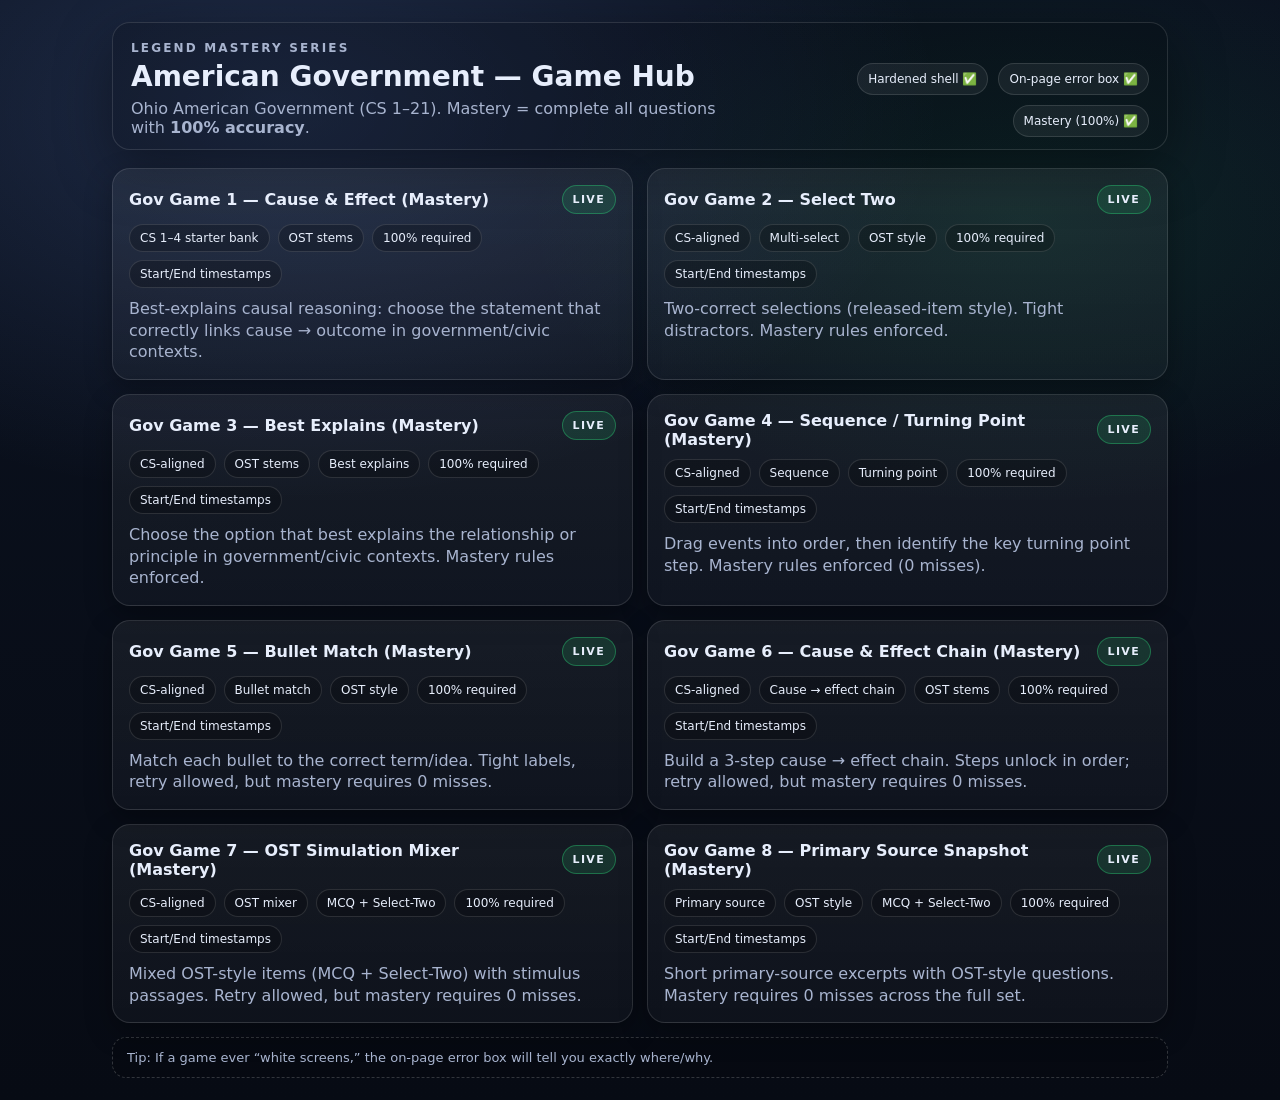
<file: index.html>
<!doctype html>
<html lang="en">
<head>
  <meta charset="utf-8" />
  <meta name="viewport" content="width=device-width,initial-scale=1" />
  <title>American Government — Mastery Game Series (CS 1–21)</title>
  <link rel="stylesheet" href="./styles.css" />
  <meta name="description" content="American Government Mastery Game Series (Ohio CS 1–21)" />
</head>
<body>
  <div class="wrap">
    <header class="top">
      <div>
        <div class="kicker">LEGEND MASTERY SERIES</div>
        <h1>American Government — Game Hub</h1>
        <p class="sub">
          Ohio American Government (CS 1–21). Mastery = complete all questions with <b>100% accuracy</b>.
        </p>
      </div>
      <div class="meta">
        <div class="pill">Hardened shell ✅</div>
        <div class="pill">On-page error box ✅</div>
        <div class="pill">Mastery (100%) ✅</div>
      </div>
    </header>

    <section class="grid">
      <!-- ACTIVE -->
      <a class="card" href="./games/gov-1-cause-effect.html">
        <div class="row">
          <div class="title">Gov Game 1 — Cause &amp; Effect (Mastery)</div>
          <span class="status live">LIVE</span>
        </div>
        <div class="chips">
          <span class="chip">CS 1–4 starter bank</span>
          <span class="chip">OST stems</span>
          <span class="chip">100% required</span>
          <span class="chip">Start/End timestamps</span>
        </div>
        <p class="desc">
          Best-explains causal reasoning: choose the statement that correctly links cause → outcome in government/civic contexts.
        </p>
      </a>

      <!-- ACTIVE -->
<a class="card" href="./games/gov-2-select-two.html">
  <div class="row">
    <div class="title">Gov Game 2 — Select Two</div>
    <span class="status live">LIVE</span>
  </div>
  <div class="chips">
    <span class="chip">CS-aligned</span>
    <span class="chip">Multi-select</span>
    <span class="chip">OST style</span>
    <span class="chip">100% required</span>
    <span class="chip">Start/End timestamps</span>
  </div>
  <p class="desc">Two-correct selections (released-item style). Tight distractors. Mastery rules enforced.</p>
</a>

     <!-- ACTIVE -->
<a class="card" href="./games/gov-3-best-explains.html">
  <div class="row">
    <div class="title">Gov Game 3 — Best Explains (Mastery)</div>
    <span class="status live">LIVE</span>
  </div>
  <div class="chips">
    <span class="chip">CS-aligned</span>
    <span class="chip">OST stems</span>
    <span class="chip">Best explains</span>
    <span class="chip">100% required</span>
    <span class="chip">Start/End timestamps</span>
  </div>
  <p class="desc">
    Choose the option that best explains the relationship or principle in government/civic contexts. Mastery rules enforced.
  </p>
</a>

    <!-- ACTIVE -->
<a class="card" href="./games/gov-4-sequence-turning-point.html">
  <div class="row">
    <div class="title">Gov Game 4 — Sequence / Turning Point (Mastery)</div>
    <span class="status live">LIVE</span>
  </div>
  <div class="chips">
    <span class="chip">CS-aligned</span>
    <span class="chip">Sequence</span>
    <span class="chip">Turning point</span>
    <span class="chip">100% required</span>
    <span class="chip">Start/End timestamps</span>
  </div>
  <p class="desc">
    Drag events into order, then identify the key turning point step. Mastery rules enforced (0 misses).
  </p>
</a>

    <!-- ACTIVE -->
<a class="card" href="./games/gov-5-bullet-match.html">
  <div class="row">
    <div class="title">Gov Game 5 — Bullet Match (Mastery)</div>
    <span class="status live">LIVE</span>
  </div>
  <div class="chips">
    <span class="chip">CS-aligned</span>
    <span class="chip">Bullet match</span>
    <span class="chip">OST style</span>
    <span class="chip">100% required</span>
    <span class="chip">Start/End timestamps</span>
  </div>
  <p class="desc">
    Match each bullet to the correct term/idea. Tight labels, retry allowed, but mastery requires 0 misses.
  </p>
</a>

     <!-- ACTIVE -->
<a class="card" href="./games/gov-6-cause-effect-chain.html">
  <div class="row">
    <div class="title">Gov Game 6 — Cause &amp; Effect Chain (Mastery)</div>
    <span class="status live">LIVE</span>
  </div>
  <div class="chips">
    <span class="chip">CS-aligned</span>
    <span class="chip">Cause → effect chain</span>
    <span class="chip">OST stems</span>
    <span class="chip">100% required</span>
    <span class="chip">Start/End timestamps</span>
  </div>
  <p class="desc">
    Build a 3-step cause → effect chain. Steps unlock in order; retry allowed, but mastery requires 0 misses.
  </p>
</a>

   <!-- ACTIVE -->
<a class="card" href="./games/gov-7-ost-simulation-mixer.html">
  <div class="row">
    <div class="title">Gov Game 7 — OST Simulation Mixer (Mastery)</div>
    <span class="status live">LIVE</span>
  </div>
  <div class="chips">
    <span class="chip">CS-aligned</span>
    <span class="chip">OST mixer</span>
    <span class="chip">MCQ + Select-Two</span>
    <span class="chip">100% required</span>
    <span class="chip">Start/End timestamps</span>
  </div>
  <p class="desc">
    Mixed OST-style items (MCQ + Select-Two) with stimulus passages. Retry allowed, but mastery requires 0 misses.
  </p>
</a>


    <!-- ACTIVE -->
<a class="card" href="./games/gov-8-primary-source-snapshot.html">
  <div class="row">
    <div class="title">Gov Game 8 — Primary Source Snapshot (Mastery)</div>
    <span class="status live">LIVE</span>
  </div>
  <div class="chips">
    <span class="chip">Primary source</span>
    <span class="chip">OST style</span>
    <span class="chip">MCQ + Select-Two</span>
    <span class="chip">100% required</span>
    <span class="chip">Start/End timestamps</span>
  </div>
  <p class="desc">
    Short primary-source excerpts with OST-style questions. Mastery requires 0 misses across the full set.
  </p>
</a>

    </section>

    <footer class="foot">
      <div class="note">
        Tip: If a game ever “white screens,” the on-page error box will tell you exactly where/why.
      </div>
    </footer>
  </div>

  <script>
    // Disable "coming soon" cards safely
    document.querySelectorAll('a[data-disabled="true"]').forEach(a=>{
      a.addEventListener('click', (e)=>{
        e.preventDefault();
      });
    });
  </script>
</body>
</html>
</file>
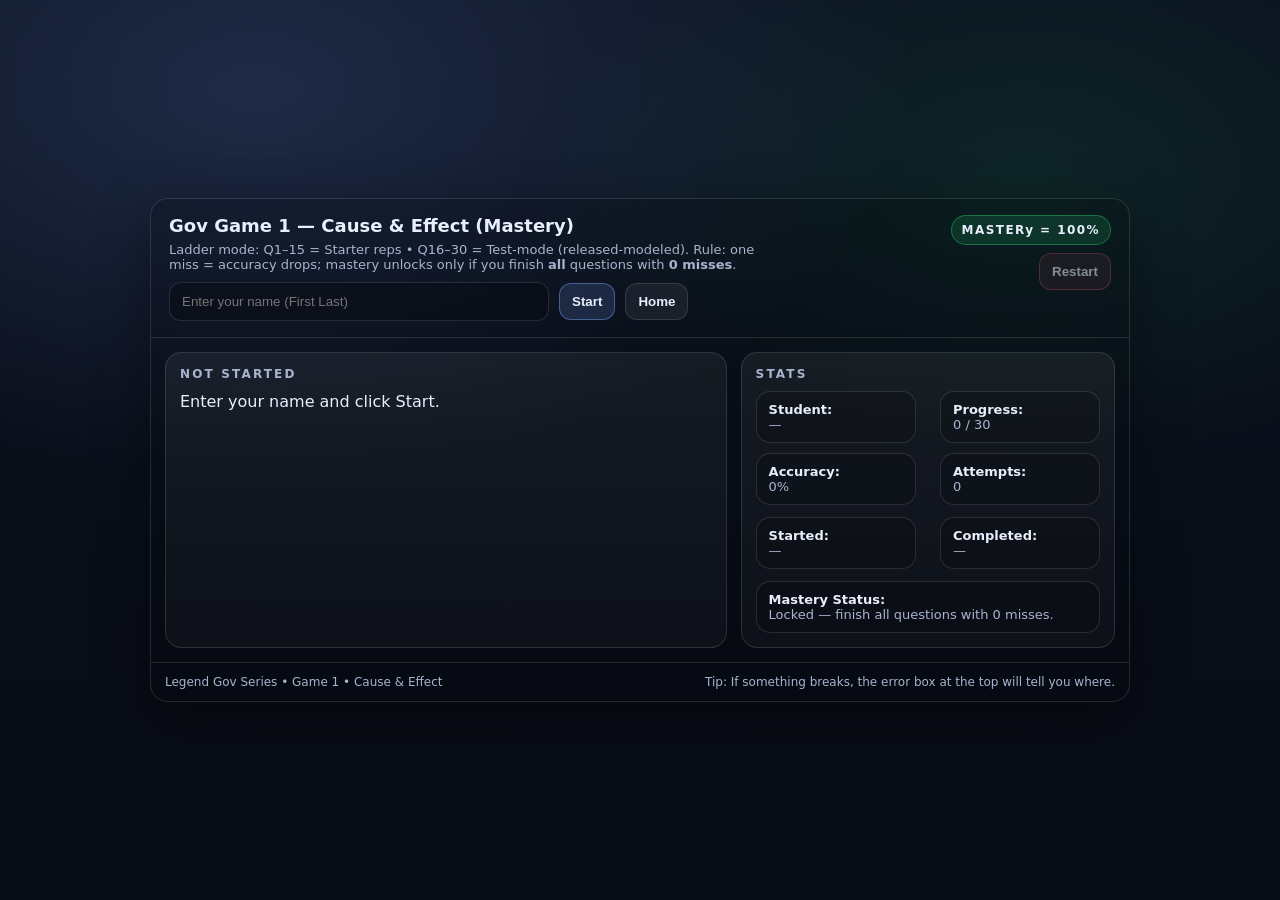
<file: games/gov-1-cause-effect.html>
<!doctype html>
<html lang="en">
<head>
  <meta charset="utf-8"/>
  <meta name="viewport" content="width=device-width,initial-scale=1"/>
  <title>Gov Game 1 — Cause &amp; Effect (Mastery)</title>
  <style>
    :root{
      --bg:#0b1220;
      --panel:#111a2f;
      --panel2:#0f1830;
      --text:#e7eefc;
      --muted:#a8b4cf;
      --line:rgba(255,255,255,.12);
      --shadow:0 18px 55px rgba(0,0,0,.40);
      --radius:18px;
      --good:#2bd576;
      --bad:#ff5c7a;
      --warn:#ffd166;
      --accent:#7aa2ff;
      --mono: ui-monospace, SFMono-Regular, Menlo, Monaco, Consolas, "Liberation Mono", "Courier New", monospace;
    }
    *{box-sizing:border-box}
    body{
      margin:0;
      font-family:system-ui,-apple-system,Segoe UI,Roboto,Arial,sans-serif;
      background:
        radial-gradient(1100px 650px at 20% 10%, rgba(122,162,255,.18), transparent 60%),
        radial-gradient(900px 520px at 80% 20%, rgba(43,213,118,.10), transparent 55%),
        linear-gradient(180deg, #0b1220, #070b14);
      color:var(--text);
      min-height:100vh;
      display:flex;
      align-items:center;
      justify-content:center;
      padding:18px;
    }
    .app{
      width:min(980px, 100%);
      background:rgba(0,0,0,.18);
      border:1px solid var(--line);
      border-radius:var(--radius);
      box-shadow:var(--shadow);
      overflow:hidden;
    }
    header{
      padding:16px 18px;
      border-bottom:1px solid var(--line);
      display:flex;
      align-items:flex-start;
      justify-content:space-between;
      gap:14px;
    }
    h1{margin:0;font-size:18px;line-height:1.2}
    .sub{margin:6px 0 0;color:var(--muted);font-size:13px;max-width:72ch}
    .topRight{
      text-align:right;
      display:flex;
      flex-direction:column;
      gap:8px;
      align-items:flex-end;
    }
    .badge{
      font-size:12px;
      font-weight:800;
      letter-spacing:.12em;
      padding:7px 10px;
      border-radius:999px;
      border:1px solid rgba(43,213,118,.38);
      background:rgba(43,213,118,.14);
      white-space:nowrap;
    }
    .btnRow{display:flex;gap:8px;flex-wrap:wrap;justify-content:flex-end;}
    button{
      border:1px solid var(--line);
      background:rgba(255,255,255,.06);
      color:var(--text);
      padding:10px 12px;
      border-radius:12px;
      cursor:pointer;
      font-weight:700;
    }
    button:hover{ border-color:rgba(122,162,255,.35); }
    button.primary{
      border-color:rgba(122,162,255,.45);
      background:rgba(122,162,255,.16);
    }
    button.danger{
      border-color:rgba(255,92,122,.45);
      background:rgba(255,92,122,.14);
    }
    button:disabled{ opacity:.55; cursor:not-allowed; }

    .grid{
      display:grid;
      grid-template-columns: 1.2fr .8fr;
      gap:14px;
      padding:14px;
    }
    @media (max-width: 860px){
      .grid{ grid-template-columns:1fr; }
      .topRight{ align-items:flex-start; text-align:left; }
      header{ flex-direction:column; }
    }

    .card{
      background:linear-gradient(180deg, rgba(255,255,255,.06), rgba(255,255,255,.03));
      border:1px solid var(--line);
      border-radius:16px;
      padding:14px;
    }
    .kicker{
      font-size:12px;
      letter-spacing:.18em;
      color:var(--muted);
      text-transform:uppercase;
      font-weight:800;
    }
    .stem{ margin-top:10px; font-size:16px; line-height:1.35; }
    .prompt{ margin-top:10px; color:var(--muted); font-size:13px; }

    .choices{ margin-top:12px; display:grid; gap:10px; }
    .choiceBtn{
      text-align:left;
      width:100%;
      padding:12px;
      border-radius:14px;
      border:1px solid var(--line);
      background:rgba(0,0,0,.18);
      cursor:pointer;
      color:var(--text);
      font-weight:700;
      line-height:1.25;
    }
    .choiceBtn:hover{ border-color:rgba(122,162,255,.35); }

    .msg{
      margin-top:12px;
      padding:12px;
      border-radius:14px;
      border:1px solid var(--line);
      background:rgba(0,0,0,.22);
      display:none;
    }
    .msg.good{
      display:block;
      border-color:rgba(43,213,118,.45);
      background:rgba(43,213,118,.10);
    }
    .msg.bad{
      display:block;
      border-color:rgba(255,92,122,.45);
      background:rgba(255,92,122,.10);
    }
    .msg.warn{
      display:block;
      border-color:rgba(255,209,102,.45);
      background:rgba(255,209,102,.10);
    }
    .msg .title{ font-weight:900; margin-bottom:6px; }

    .sideRow{
      display:flex;
      justify-content:space-between;
      gap:10px;
      flex-wrap:wrap;
      color:var(--muted);
      font-size:13px;
      margin-top:10px;
    }
    .stat{
      background:rgba(0,0,0,.18);
      border:1px solid var(--line);
      border-radius:14px;
      padding:10px 12px;
      min-width: 160px;
    }
    .stat b{ color:var(--text); }

    .nameGate{
      display:flex;
      gap:10px;
      flex-wrap:wrap;
      margin-top:10px;
      align-items:center;
    }
    input{
      width:min(380px,100%);
      padding:11px 12px;
      border-radius:12px;
      border:1px solid var(--line);
      background:rgba(0,0,0,.25);
      color:var(--text);
      outline:none;
    }
    input:focus{ border-color:rgba(122,162,255,.45); }

    .footer{
      padding:12px 14px;
      border-top:1px solid var(--line);
      display:flex;
      justify-content:space-between;
      align-items:center;
      gap:10px;
      flex-wrap:wrap;
      color:var(--muted);
      font-size:12px;
    }
    .codeBox{
      font-family:var(--mono);
      font-size:12px;
      color:var(--text);
      padding:10px 12px;
      border-radius:12px;
      border:1px solid var(--line);
      background:rgba(0,0,0,.25);
      display:none;
      width:100%;
      white-space:pre-wrap;
      word-break:break-word;
    }

    /* Hardened error box */
    .errBox{
      display:none;
      margin:14px;
      padding:12px 14px;
      border-radius:16px;
      border:1px solid rgba(255,92,122,.55);
      background:rgba(255,92,122,.10);
    }
    .errBox .t{ font-weight:900; margin-bottom:6px; }
    .errBox pre{
      margin:0;
      font-family:var(--mono);
      font-size:12px;
      color:var(--text);
      white-space:pre-wrap;
      word-break:break-word;
    }
  </style>
</head>
<body>
  <div class="app">
    <div class="errBox" id="errBox">
      <div class="t">On-page Error Box (so you never get a mystery white screen)</div>
      <pre id="errText"></pre>
    </div>

    <header>
      <div>
        <h1>Gov Game 1 — Cause &amp; Effect (Mastery)</h1>
        <p class="sub">
          Ladder mode: Q1–15 = Starter reps • Q16–30 = Test-mode (released-modeled).
          Rule: one miss = accuracy drops; mastery unlocks only if you finish <b>all</b> questions with <b>0 misses</b>.
        </p>

        <div class="nameGate" id="nameGate">
          <input id="studentName" type="text" placeholder="Enter your name (First Last)" autocomplete="name" />
          <button class="primary" id="btnStart">Start</button>
          <button id="btnHome" onclick="location.href='../index.html'">Home</button>
        </div>
      </div>

      <div class="topRight">
        <div class="badge">MASTERy = 100%</div>
        <div class="btnRow">
          <button id="btnRestart" class="danger" disabled>Restart</button>
        </div>
      </div>
    </header>

    <div class="grid">
      <div class="card">
        <div class="kicker" id="kicker">NOT STARTED</div>
        <div class="stem" id="stem">Enter your name and click Start.</div>
        <div class="prompt" id="prompt"></div>

        <div class="choices" id="choices"></div>

        <div class="msg" id="msgBox">
          <div class="title" id="msgTitle"></div>
          <div id="msgBody"></div>
        </div>

        <div class="codeBox" id="codeBox"></div>
      </div>

      <div class="card">
        <div class="kicker">STATS</div>

        <div class="sideRow">
          <div class="stat"><b>Student:</b><br><span id="stName">—</span></div>
          <div class="stat"><b>Progress:</b><br><span id="stProg">0 / 0</span></div>
          <div class="stat"><b>Accuracy:</b><br><span id="stAcc">0%</span></div>
          <div class="stat"><b>Attempts:</b><br><span id="stAtt">0</span></div>
        </div>

        <div class="sideRow" style="margin-top:12px;">
          <div class="stat"><b>Started:</b><br><span id="stStart">—</span></div>
          <div class="stat"><b>Completed:</b><br><span id="stEnd">—</span></div>
        </div>

        <div class="sideRow" style="margin-top:12px;">
          <div class="stat" style="min-width:100%;">
            <b>Mastery Status:</b><br>
            <span id="stMastery">Locked — finish all questions with 0 misses.</span>
          </div>
        </div>
      </div>
    </div>

    <div class="footer">
      <div>Legend Gov Series • Game 1 • Cause &amp; Effect</div>
      <div>Tip: If something breaks, the error box at the top will tell you where.</div>
    </div>
  </div>

<script>
(() => {
  // =============================
  // HARDENED ERROR BOX
  // =============================
  const errBox = document.getElementById('errBox');
  const errText = document.getElementById('errText');
  function showError(e){
    errBox.style.display = 'block';
    errText.textContent = (e && e.stack) ? e.stack : String(e);
  }
  window.addEventListener('error', (ev) => showError(ev.error || ev.message));
  window.addEventListener('unhandledrejection', (ev) => showError(ev.reason));

  // =============================
  // QUESTION BANK (30) — CLOSED PROPERLY WITH ];
  // Properties: id, cs, skill, stem, prompt, choices, answerIndex, explanation, hint
  // =============================
  const questions = [
    // -----------------------------
    // Q1–15 STARTER-ALIGNED (clean reps)
    // -----------------------------
    {
      id:"G1-001",
      cs:"CS 1",
      skill:"Cause & Effect",
      stem:"A student group wants to influence a vote in the Ohio General Assembly on a bill that affects schools.",
      prompt:"Which action is MOST likely to directly influence state legislators during the decision-making process?",
      choices:[
        "Start a letter-writing campaign to members of the General Assembly explaining the impact of the bill.",
        "Hold a public demonstration in front of the White House to demand change.",
        "File an appeal with the U.S. Supreme Court to block the bill immediately.",
        "Speak at a local city council meeting about the bill’s effects on state policy."
      ],
      answerIndex:0,
      explanation:"Because the decision-maker is the Ohio General Assembly, directly communicating with state legislators is the most effective input point for influencing their vote.",
      hint:"Match the action to the correct level of government (state vs local vs federal)."
    },
    {
      id:"G1-002",
      cs:"CS 1",
      skill:"Cause & Effect",
      stem:"A city council is deciding whether to pass a new recycling ordinance.",
      prompt:"Which outcome is most likely if citizens provide strong, specific public-comment testimony at the city council meeting?",
      choices:[
        "The ordinance is more likely to be shaped by citizen input because officials hear reasons and evidence before voting.",
        "The U.S. Senate must approve the ordinance before it can take effect.",
        "The state Supreme Court automatically writes the final ordinance language.",
        "The governor must negotiate the ordinance with a foreign government."
      ],
      answerIndex:0,
      explanation:"Public comment is a direct input point in many local policy processes, increasing the chance officials consider citizen evidence before voting.",
      hint:"Who is making the decision here, and what input reaches them directly?"
    },
    {
      id:"G1-003",
      cs:"CS 1",
      skill:"Cause & Effect",
      stem:"A neighborhood group wants a stop sign installed on a street near an elementary school.",
      prompt:"Which action is MOST likely to lead to a decision on the stop sign?",
      choices:[
        "Attend a city council meeting and present traffic-safety concerns and evidence.",
        "Petition the U.S. House of Representatives to pass a federal traffic law.",
        "Ask the President to issue an executive order installing the stop sign.",
        "File a lawsuit in federal court demanding a stop sign in every state."
      ],
      answerIndex:0,
      explanation:"A stop sign is a local issue; city officials and local processes are the most direct route to a decision.",
      hint:"Local problems → local officials."
    },
    {
      id:"G1-004",
      cs:"CS 1",
      skill:"Cause & Effect",
      stem:"A class is researching a state ballot issue and wants to take civic action.",
      prompt:"Which plan BEST shows an effective action strategy?",
      choices:[
        "Identify decision-makers, use credible evidence, and contact officials through the most direct input points.",
        "Post only opinions online without checking facts or identifying who decides the issue.",
        "Wait until after the vote and then complain that the decision was unfair.",
        "Avoid learning about the issue and rely on rumors to persuade others."
      ],
      answerIndex:0,
      explanation:"Effective civic action connects evidence and communication to the correct decision-makers and steps in the process.",
      hint:"Action plan = research + correct target + evidence-based input."
    },
    {
      id:"G1-005",
      cs:"CS 2",
      skill:"Cause & Effect",
      stem:"A political party’s candidate wins multiple elections and the party controls several offices.",
      prompt:"What is the most likely effect of winning elections for a political party?",
      choices:[
        "The party can shape public policy more directly because its members hold office and can vote on/implement policy.",
        "The party is required to stop communicating with voters once in power.",
        "The party loses influence because interest groups take over official roles.",
        "The party can only influence government through courts, not elections."
      ],
      answerIndex:0,
      explanation:"Winning elections puts party members in office, increasing their ability to make and carry out policy.",
      hint:"Elections → office → policy influence."
    },
    {
      id:"G1-006",
      cs:"CS 2",
      skill:"Cause & Effect",
      stem:"A voter agrees with a party’s platform on taxes and education.",
      prompt:"Which outcome is MOST likely if the voter consistently supports that party in elections?",
      choices:[
        "The party is more likely to gain office and advance policies aligned with its platform.",
        "The party must stop campaigning because it already has supporters.",
        "Interest groups are banned from participating in politics.",
        "Courts will write new laws to match the party’s platform."
      ],
      answerIndex:0,
      explanation:"Consistent voter support helps parties win elections and implement preferred policies.",
      hint:"Parties gain power through elections."
    },
    {
      id:"G1-007",
      cs:"CS 3",
      skill:"Cause & Effect",
      stem:"A citizen reads a viral social-media post claiming a candidate supports a policy.",
      prompt:"Which strategy best reduces the risk of misinformation shaping the citizen’s opinion?",
      choices:[
        "Verify the claim by finding the same information in multiple credible sources with supporting evidence.",
        "Share the post widely and rely on comments to confirm whether it is true.",
        "Only use the candidate’s campaign website as the single source of confirmation.",
        "Assume the claim is true because many people reposted it."
      ],
      answerIndex:0,
      explanation:"Cross-checking multiple credible sources helps confirm accuracy and reduces the impact of bias or false claims.",
      hint:"Credibility increases when claims are supported and confirmed."
    },
    {
      id:"G1-008",
      cs:"CS 3",
      skill:"Cause & Effect",
      stem:"A news site uses emotionally charged language but provides no evidence for its claims.",
      prompt:"What is the MOST likely effect of relying on this source alone for political information?",
      choices:[
        "The reader may form opinions based on bias or misinformation rather than verified evidence.",
        "The reader will automatically gain a complete and balanced understanding of the issue.",
        "The reader will always be protected from propaganda by the First Amendment.",
        "The reader will become an expert because opinions are more important than facts."
      ],
      answerIndex:0,
      explanation:"A lack of evidence and loaded language increases the risk of misinformation and biased interpretation.",
      hint:"Look for evidence, sourcing, and balance."
    },
    {
      id:"G1-009",
      cs:"CS 4",
      skill:"Cause & Effect",
      stem:"Legislators meet privately with party members to ensure agreement before a vote.",
      prompt:"What is the most likely purpose of this process in a democratic system?",
      choices:[
        "Build consensus so the group can present a unified position and reduce internal conflict during voting.",
        "Eliminate all debate by preventing opposing viewpoints from being heard.",
        "Replace compromise by forcing every member to adopt the same personal beliefs.",
        "Avoid negotiation by refusing to talk to anyone outside the party."
      ],
      answerIndex:0,
      explanation:"Consensus building aims to find agreement within a group so it can act cohesively in the democratic process.",
      hint:"Consensus = internal agreement."
    },
    {
      id:"G1-010",
      cs:"CS 4",
      skill:"Cause & Effect",
      stem:"A president needs 2/3 of the Senate to ratify a treaty and faces strong opposition to one provision.",
      prompt:"Which action is most likely to increase Senate approval through compromise?",
      choices:[
        "Modify the treaty language to address the specific provision that a key group opposes.",
        "Refuse any changes and demand a vote immediately.",
        "Ask the Supreme Court to ratify the treaty instead of the Senate.",
        "Hold only campaign rallies and avoid meeting with senators."
      ],
      answerIndex:0,
      explanation:"Compromise involves making concessions to resolve objections and gain support.",
      hint:"Compromise = adjust to gain votes."
    },
    {
      id:"G1-011",
      cs:"CS 4",
      skill:"Cause & Effect",
      stem:"Two lawmakers agree to support each other’s bills as long as both bills include changes to address public concerns.",
      prompt:"Which civic skill is MOST directly shown in this example?",
      choices:[
        "Negotiation and compromise to reach an agreement both sides can accept.",
        "Judicial review to declare a law unconstitutional.",
        "Federalism by dividing power between national and state governments.",
        "Nullification by allowing states to ignore federal law."
      ],
      answerIndex:0,
      explanation:"The lawmakers are bargaining and making adjustments to reach a workable agreement.",
      hint:"Agreement formed by give-and-take."
    },
    {
      id:"G1-012",
      cs:"CS 5",
      skill:"Cause & Effect",
      stem:"A government operates on the principle of limited government.",
      prompt:"What is the best explanation of the effect of limited government on officials?",
      choices:[
        "Officials can only use powers granted by law/Constitution, reducing arbitrary use of power.",
        "Officials can do anything they believe is good for society without legal limits.",
        "Officials are controlled only by public opinion, not laws or courts.",
        "Officials can ignore constitutional restrictions during elections."
      ],
      answerIndex:0,
      explanation:"Limited government means power is constrained by law; officials are not free to act outside granted authority.",
      hint:"Where does an official’s power come from?"
    },
    {
      id:"G1-013",
      cs:"CS 5",
      skill:"Cause & Effect",
      stem:"A constitutional system includes checks and balances among branches.",
      prompt:"What is the most likely effect of checks and balances?",
      choices:[
        "It prevents any one branch from becoming too powerful by allowing other branches to limit its actions.",
        "It ensures the executive branch always has the final say in policy disputes.",
        "It removes the need for laws because branches can act independently.",
        "It allows courts to write legislation without input from elected officials."
      ],
      answerIndex:0,
      explanation:"Checks and balances allow branches to restrain one another, helping prevent abuse of power.",
      hint:"Checks = limits; balances = shared power."
    },
    {
      id:"G1-014",
      cs:"CS 6",
      skill:"Cause & Effect",
      stem:"Anti-Federalists argued that the Constitution needed a Bill of Rights.",
      prompt:"What was the most likely reason Anti-Federalists demanded this addition?",
      choices:[
        "They feared the national government could threaten civil liberties without explicit protections.",
        "They wanted to eliminate state governments completely.",
        "They wanted to expand executive power beyond limits.",
        "They wanted to remove elections from government."
      ],
      answerIndex:0,
      explanation:"Anti-Federalists worried individual freedoms were not protected enough, so they pushed for explicit limits on federal power.",
      hint:"Anti-Federalists = fear of centralized power."
    },
    {
      id:"G1-015",
      cs:"CS 6",
      skill:"Cause & Effect",
      stem:"Federalists supported ratification of the Constitution even without an immediate Bill of Rights.",
      prompt:"Which statement best explains a common Federalist argument?",
      choices:[
        "The Constitution already limited government power, and a Bill of Rights could be added later if needed.",
        "A Bill of Rights was unnecessary because citizens have no natural rights.",
        "The Constitution should remove state power entirely to prevent conflict.",
        "The Constitution should allow the president to create laws without Congress."
      ],
      answerIndex:0,
      explanation:"Federalists argued the structure and limits in the Constitution restricted government power, and amendments could be added later.",
      hint:"Federalists trusted the Constitution’s structure + amendment process."
    },

    // -----------------------------
    // Q16–30 RELEASED-MODELED (test mode)
    // -----------------------------
    {
      id:"G1-016",
      cs:"CS 7",
      skill:"Cause & Effect",
      stem:"Courts interpret constitutional language when deciding cases, and those interpretations guide later decisions.",
      prompt:"Which statement best explains how Supreme Court decisions can change constitutional government over time?",
      choices:[
        "Their interpretations shape how constitutional principles are applied in future cases and in government practice.",
        "They replace the amendment process by adding new constitutional text automatically.",
        "They create executive orders that have the same power as laws passed by Congress.",
        "They allow states to ignore federal law whenever states disagree with national policy."
      ],
      answerIndex:0,
      explanation:"Court interpretations become precedents that guide later rulings and influence how government actions are carried out under the Constitution.",
      hint:"Look for precedent + interpretation affecting future application."
    },
    {
      id:"G1-017",
      cs:"CS 7",
      skill:"Cause & Effect",
      stem:"Congress passes a federal law addressing election procedures. A state law conflicts with part of the federal law.",
      prompt:"Assuming the federal law is constitutional, what is the most likely result of the conflict?",
      choices:[
        "The conflicting state law is unenforceable to the extent it conflicts with the federal law.",
        "The state law automatically overrides the federal law because elections are always a state-only issue.",
        "Both laws must be enforced equally until voters decide which law they prefer.",
        "The conflict can only be resolved if the president approves the state law."
      ],
      answerIndex:0,
      explanation:"Under the Supremacy Clause, valid federal law overrides conflicting state law, making the conflicting part of the state law unenforceable.",
      hint:"Supremacy = valid federal law wins over conflict."
    },
    {
      id:"G1-018",
      cs:"CS 8",
      skill:"Cause & Effect",
      stem:"Police want access to a person’s home to search for evidence related to a crime, but they do not have a warrant.",
      prompt:"Which statement best explains why a warrant is generally required in this situation?",
      choices:[
        "The Fourth Amendment limits unreasonable searches and typically requires probable cause and a warrant.",
        "The First Amendment requires police to obtain permission before questioning any witnesses.",
        "The Second Amendment requires police to search private property to prevent crime.",
        "The Tenth Amendment gives police unlimited authority to search anywhere within a state."
      ],
      answerIndex:0,
      explanation:"The Fourth Amendment protects against unreasonable searches; warrants (with probable cause) are a key safeguard.",
      hint:"Search/seizure + probable cause + warrant = 4th."
    },
    {
      id:"G1-019",
      cs:"CS 8",
      skill:"Cause & Effect",
      stem:"During questioning, a suspect is pressured to confess and is not told they may remain silent or request an attorney.",
      prompt:"Which constitutional protections are most directly connected to this situation?",
      choices:[
        "Fifth Amendment protection against self-incrimination and Sixth Amendment right to counsel.",
        "First Amendment protection of freedom of religion and press.",
        "Second Amendment right to bear arms and Third Amendment quartering limits.",
        "Eighth Amendment limits on punishment and Tenth Amendment reserved powers."
      ],
      answerIndex:0,
      explanation:"The Fifth protects against compelled self-incrimination; the Sixth includes the right to counsel in criminal prosecutions.",
      hint:"Confession pressure + lawyer = 5th/6th."
    },
    {
      id:"G1-020",
      cs:"CS 9",
      skill:"Cause & Effect",
      stem:"A law is challenged in court on the grounds that it violates the U.S. Constitution.",
      prompt:"If the Supreme Court rules the law unconstitutional, which outcome is most likely?",
      choices:[
        "The law cannot be enforced because it conflicts with the Constitution.",
        "The law automatically becomes part of the Constitution through judicial approval.",
        "The law must be enforced until Congress repeals it, even if unconstitutional.",
        "The law becomes optional for federal agencies but required for states."
      ],
      answerIndex:0,
      explanation:"An unconstitutional law is invalid and unenforceable because the Constitution is supreme.",
      hint:"Unconstitutional → invalid."
    },
    {
      id:"G1-021",
      cs:"CS 9",
      skill:"Cause & Effect",
      stem:"A state law allows something that a constitutional federal law prohibits in the same situation.",
      prompt:"Which statement best explains what happens when the laws conflict?",
      choices:[
        "The federal law prevails because constitutional federal law overrides conflicting state law.",
        "The state law prevails because states always control lawmaking inside their borders.",
        "Both laws apply equally and citizens choose which law to follow.",
        "The conflict is resolved only by a national referendum of voters."
      ],
      answerIndex:0,
      explanation:"When federal law is constitutional, it is supreme over conflicting state laws.",
      hint:"Supremacy resolves conflicts."
    },
    {
      id:"G1-022",
      cs:"CS 10",
      skill:"Cause & Effect",
      stem:"A candidate changes campaign strategy to focus heavily on a small number of states where the outcome is uncertain.",
      prompt:"Which factor most directly explains why candidates focus on these states?",
      choices:[
        "Electoral votes are awarded by state outcomes, so competitive states can determine the election result.",
        "The House of Representatives selects the president, so states do not matter in presidential elections.",
        "The Supreme Court assigns electoral votes based on campaign spending levels.",
        "All states award electoral votes proportionally based on national popular vote totals."
      ],
      answerIndex:0,
      explanation:"Because electoral votes are tied to state results (often winner-take-all), competitive states can decide who reaches the needed electoral majority.",
      hint:"How do state outcomes translate into winning the presidency?"
    },
    {
      id:"G1-023",
      cs:"CS 11",
      skill:"Cause & Effect",
      stem:"A constitutional amendment expands the number of people eligible to vote in national elections.",
      prompt:"Which outcome is the most likely effect of expanding voter eligibility?",
      choices:[
        "A larger portion of the population can participate in elections, potentially changing turnout and representation.",
        "Federal courts gain the power to write election laws without legislative involvement.",
        "Political parties are banned because elections become nonpartisan by law.",
        "State governments lose all authority to manage election procedures."
      ],
      answerIndex:0,
      explanation:"Expanding eligibility increases the potential electorate and can affect participation and representation.",
      hint:"More eligible voters → participation/representation changes."
    },
    {
      id:"G1-024",
      cs:"CS 12",
      skill:"Cause & Effect",
      stem:"After losing an election, a political party analyzes why it failed to win support among key groups of voters.",
      prompt:"Which action would most directly help the party compete more effectively in the next election?",
      choices:[
        "Recruit candidates, refine messaging/platform positions, and organize voter outreach efforts.",
        "Stop campaigning entirely to avoid future criticism and let voters decide on their own.",
        "Ask courts to appoint party leaders to office to ensure representation.",
        "Limit voter participation so fewer groups can influence election outcomes."
      ],
      answerIndex:0,
      explanation:"Parties compete by organizing, recruiting candidates, building coalitions, and mobilizing voters.",
      hint:"Parties gain power through elections—how do they rebuild support?"
    },
    {
      id:"G1-025",
      cs:"CS 13",
      skill:"Cause & Effect",
      stem:"An interest group meets with lawmakers to provide data, arguments, and policy proposals about a pending bill.",
      prompt:"Which statement best explains the most likely purpose of this activity?",
      choices:[
        "To influence lawmakers’ decisions by shaping how they understand the issue and its consequences.",
        "To replace elections by choosing which bills become laws without votes.",
        "To eliminate the need for debate by preventing any opposition from speaking.",
        "To transfer lawmaking power from legislatures to courts through lobbying."
      ],
      answerIndex:0,
      explanation:"Lobbying aims to influence decisions by providing information, arguments, and political pressure/support.",
      hint:"Lobbying influences decision-makers; it doesn’t replace lawmaking."
    },
    {
      id:"G1-026",
      cs:"CS 14",
      skill:"Cause & Effect",
      stem:"A student argues they can say anything at school at any time because of free speech rights.",
      prompt:"Which statement best reflects the principle that rights are balanced with the rights of others and the common good?",
      choices:[
        "Some limits may apply when speech substantially disrupts learning or infringes on others’ rights.",
        "Speech is never limited under any circumstances, including threats or harassment.",
        "Only adults have free speech rights; students have none at school.",
        "Rights can be removed permanently whenever someone disagrees with a viewpoint."
      ],
      answerIndex:0,
      explanation:"Rights often have limits when exercising them harms others or undermines the functioning of a community setting like a school.",
      hint:"Balance = rights + responsibilities + avoiding harm/disruption."
    },
    {
      id:"G1-027",
      cs:"CS 15",
      skill:"Cause & Effect",
      stem:"A speaker delivers an unpopular political message that does not threaten violence or target someone with a true threat.",
      prompt:"Which outcome is most consistent with First Amendment principles in most situations?",
      choices:[
        "The speech is generally protected even when many people strongly disagree with it.",
        "The government must ban the speech because it could offend the public.",
        "Only popular viewpoints are protected; unpopular speech is unprotected.",
        "The speaker must obtain government approval for the viewpoint before speaking."
      ],
      answerIndex:0,
      explanation:"The First Amendment generally protects unpopular political speech unless it crosses specific legal limits (like true threats).",
      hint:"Protection often includes unpopular viewpoints."
    },
    {
      id:"G1-028",
      cs:"CS 16",
      skill:"Cause & Effect",
      stem:"A state constitution includes protections for citizens that go beyond what the U.S. Constitution requires.",
      prompt:"Which statement best explains why this is possible?",
      choices:[
        "States may provide additional protections as long as they do not violate the U.S. Constitution.",
        "States can override the U.S. Constitution whenever state voters approve it.",
        "State constitutions only apply to federal offices, not state government.",
        "State constitutions are symbolic documents and do not create enforceable rights."
      ],
      answerIndex:0,
      explanation:"States can expand protections beyond the federal minimum, but they cannot reduce protections below federal constitutional requirements.",
      hint:"States can add protections, not override the U.S. Constitution."
    },
    {
      id:"G1-029",
      cs:"CS 17",
      skill:"Cause & Effect",
      stem:"A citizen wants to influence policy about road repairs in their town and a statewide education funding bill.",
      prompt:"Which strategy best matches how local and state governments typically operate?",
      choices:[
        "Contact local officials for local services and contact state legislators for statewide laws and funding decisions.",
        "Contact only federal officials for both issues because the federal government controls all policy.",
        "Use a city council meeting to vote directly on statewide legislation.",
        "Ask the Supreme Court to pass a local budget ordinance and approve state funding."
      ],
      answerIndex:0,
      explanation:"Different levels handle different responsibilities; effective civic action targets the correct level and officials.",
      hint:"Match the issue to the level that has authority."
    },
    {
      id:"G1-030",
      cs:"CS 18–19",
      skill:"Cause & Effect",
      stem:"A policy proposal draws attention from interest groups, the media, and citizens who contact officials and organize support or opposition.",
      prompt:"Which outcome is most likely as a result of this activity?",
      choices:[
        "Public opinion and decision-makers may be influenced, potentially changing the proposal’s final form or whether it passes.",
        "The proposal automatically becomes law without votes because public attention replaces lawmaking.",
        "Compromise becomes impossible because only one side is allowed to participate.",
        "Political discussion must stop because policy debates violate free speech protections."
      ],
      answerIndex:0,
      explanation:"Organized participation can shape the policy process by influencing officials, public opinion, and the details of legislation.",
      hint:"Influence can change outcomes, but it doesn’t bypass the process."
    }
  ];

  // =============================
  // ELEMENTS
  // =============================
  const elStudentName = document.getElementById('studentName');
  const btnStart = document.getElementById('btnStart');
  const btnRestart = document.getElementById('btnRestart');

  const elKicker = document.getElementById('kicker');
  const elStem = document.getElementById('stem');
  const elPrompt = document.getElementById('prompt');
  const elChoices = document.getElementById('choices');

  const elMsgBox = document.getElementById('msgBox');
  const elMsgTitle = document.getElementById('msgTitle');
  const elMsgBody = document.getElementById('msgBody');

  const stName = document.getElementById('stName');
  const stProg = document.getElementById('stProg');
  const stAcc  = document.getElementById('stAcc');
  const stAtt  = document.getElementById('stAtt');
  const stStart= document.getElementById('stStart');
  const stEnd  = document.getElementById('stEnd');
  const stMastery = document.getElementById('stMastery');

  const elCodeBox = document.getElementById('codeBox');

  // =============================
  // STATE
  // =============================
  let startISO = null;
  let endISO = null;

  // IMPORTANT FIX:
  // We'll build a shuffled copy of the question set at game start so the correct
  // answer is NOT always "A"/index 0, while still keeping correctness aligned.
  let gameQuestions = null;

  let idx = 0;
  let attempts = 0;          // first-attempt submissions per question
  let correct = 0;           // questions solved (eventually)
  let misses = 0;            // questions missed on first attempt
  let perQ = null;           // created at start, sized to gameQuestions

  function fmt(tsISO){
    if(!tsISO) return "—";
    const d = new Date(tsISO);
    return d.toLocaleString(undefined, { year:'numeric', month:'2-digit', day:'2-digit', hour:'2-digit', minute:'2-digit' });
  }

  function hashString(s){
    let h = 2166136261;
    for(let i=0;i<s.length;i++){
      h ^= s.charCodeAt(i);
      h = Math.imul(h, 16777619);
    }
    return (h >>> 0).toString(16).toUpperCase();
  }

  // Fisher–Yates shuffle for an array of indices
  function shuffleIndices(n){
    const a = Array.from({length:n}, (_,i)=>i);
    for(let i=a.length-1;i>0;i--){
      const j = Math.floor(Math.random()*(i+1));
      [a[i], a[j]] = [a[j], a[i]];
    }
    return a;
  }

  // Build a shuffled version of each question's choices, and update answerIndex accordingly.
  function buildShuffledQuestions(base){
    return base.map(q => {
      const perm = shuffleIndices(q.choices.length);
      const newChoices = perm.map(pi => q.choices[pi]);
      const newAnswerIndex = perm.indexOf(q.answerIndex);

      // Safety check
      if(newAnswerIndex < 0){
        throw new Error(`Shuffle failed for question ${q.id}: answerIndex not found.`);
      }

      return {
        ...q,
        choices: newChoices,
        answerIndex: newAnswerIndex
      };
    });
  }

  function updateStats(){
    stName.textContent = elStudentName.value.trim() || "—";
    const total = gameQuestions ? gameQuestions.length : questions.length;
    stProg.textContent = `${Math.min(correct, total)} / ${total}`;
    const acc = attempts ? Math.round((correct / attempts) * 100) : 0;
    stAcc.textContent = `${acc}%`;
    stAtt.textContent = String(attempts);
    stStart.textContent = fmt(startISO);
    stEnd.textContent = fmt(endISO);

    const allSolved = perQ ? perQ.every(x => x.solved) : false;
    const mastery = allSolved && misses === 0;

    if(mastery){
      stMastery.textContent = "UNLOCKED — 100% mastery achieved. Use the Submit Code.";
      stMastery.style.color = "var(--good)";
    } else {
      stMastery.textContent = "Locked — finish all questions with 0 misses.";
      stMastery.style.color = "var(--muted)";
    }

    if(mastery && endISO){
      const name = elStudentName.value.trim();
      const payload = `${name}|${startISO}|${endISO}|A${attempts}|C${correct}|M${misses}`;
      const code = `GOV1-${hashString(payload)}-${attempts}${correct}${misses}`;
      elCodeBox.style.display = "block";
      elCodeBox.textContent =
        `✅ SUBMIT CODE (copy/paste)\n\n` +
        `Name: ${name}\nStarted: ${fmt(startISO)}\nCompleted: ${fmt(endISO)}\nAccuracy: 100%\n\n` +
        `${code}\n\n` +
        `Note: If the code is missing, mastery is NOT complete.`;
    } else {
      elCodeBox.style.display = "none";
      elCodeBox.textContent = "";
    }
  }

  function setMsg(kind, title, body){
    elMsgBox.className = `msg ${kind}`;
    elMsgTitle.textContent = title;
    elMsgBody.textContent = body;
    elMsgBox.style.display = "block";
  }

  function clearMsg(){
    elMsgBox.className = "msg";
    elMsgTitle.textContent = "";
    elMsgBody.textContent = "";
    elMsgBox.style.display = "none";
  }

  function renderQuestion(){
    clearMsg();

    const q = gameQuestions[idx];

    const ladderTag = (idx < 15) ? "STARTER" : "TEST MODE";
    elKicker.textContent = `${ladderTag} • ${q.cs} • ${q.skill} • Question ${idx+1} of ${gameQuestions.length}`;
    elStem.textContent = q.stem;
    elPrompt.textContent = q.prompt;

    elChoices.innerHTML = "";
    q.choices.forEach((c, i) => {
      const b = document.createElement('button');
      b.className = "choiceBtn";
      b.type = "button";
      b.textContent = `${String.fromCharCode(65+i)}. ${c}`;
      b.addEventListener('click', () => choose(i));
      elChoices.appendChild(b);
    });

    updateStats();
  }

  function nextQuestion(){
    if(idx < gameQuestions.length - 1){
      idx++;
      renderQuestion();
      return;
    }

    const allSolved = perQ.every(x => x.solved);
    if(allSolved && misses === 0){
      endISO = new Date().toISOString();
      setMsg("good", "Mastery reached (100%)", "You finished every question with zero misses. Copy the Submit Code below.");
      updateStats();
    } else {
      endISO = new Date().toISOString();
      setMsg("warn", "End reached — Mastery NOT achieved",
        `You finished the set, but you had ${misses} miss(es). Restart and aim for a perfect run (0 misses).`);
      updateStats();
    }
  }

  function choose(choiceIndex){
    const q = gameQuestions[idx];
    const pq = perQ[idx];

    if(!pq.firstAttemptMade){
      attempts++;
      pq.firstAttemptMade = true;
    }

    const isCorrect = (choiceIndex === q.answerIndex);

    if(isCorrect){
      if(!pq.solved){
        pq.solved = true;
        correct++;
      }

      if(pq.missed){
        setMsg("good", "Correct", "Moving to the next question.");
        updateStats();
        setTimeout(nextQuestion, 250);
        return;
      }

      setMsg("good", "Correct (First Try)", q.explanation);
      updateStats();
      setTimeout(nextQuestion, 3000);
      return;
    }

    if(!pq.missed){
      pq.missed = true;
      misses++;
    }
    setMsg("bad", "Not Yet", `Hint: ${q.hint}`);
    updateStats();
  }

  function startGame(){
    const name = elStudentName.value.trim();
    if(name.length < 2){
      setMsg("warn","Name Required","Please enter your name to begin.");
      return;
    }

    startISO = new Date().toISOString();
    endISO = null;

    // Build shuffled choices ONCE per run (so retries on the same question remain consistent)
    gameQuestions = buildShuffledQuestions(questions);

    btnRestart.disabled = false;
    btnRestart.addEventListener('click', () => location.reload());

    elStudentName.disabled = true;
    btnStart.disabled = true;

    idx = 0;
    attempts = 0;
    correct = 0;
    misses = 0;

    perQ = gameQuestions.map(() => ({ firstAttemptMade:false, missed:false, solved:false }));

    renderQuestion();
  }

  btnStart.addEventListener('click', startGame);
  elStudentName.addEventListener('keydown', (e)=>{
    if(e.key === 'Enter') startGame();
  });

  updateStats();
})();
</script>
</body>
</html>
</file>
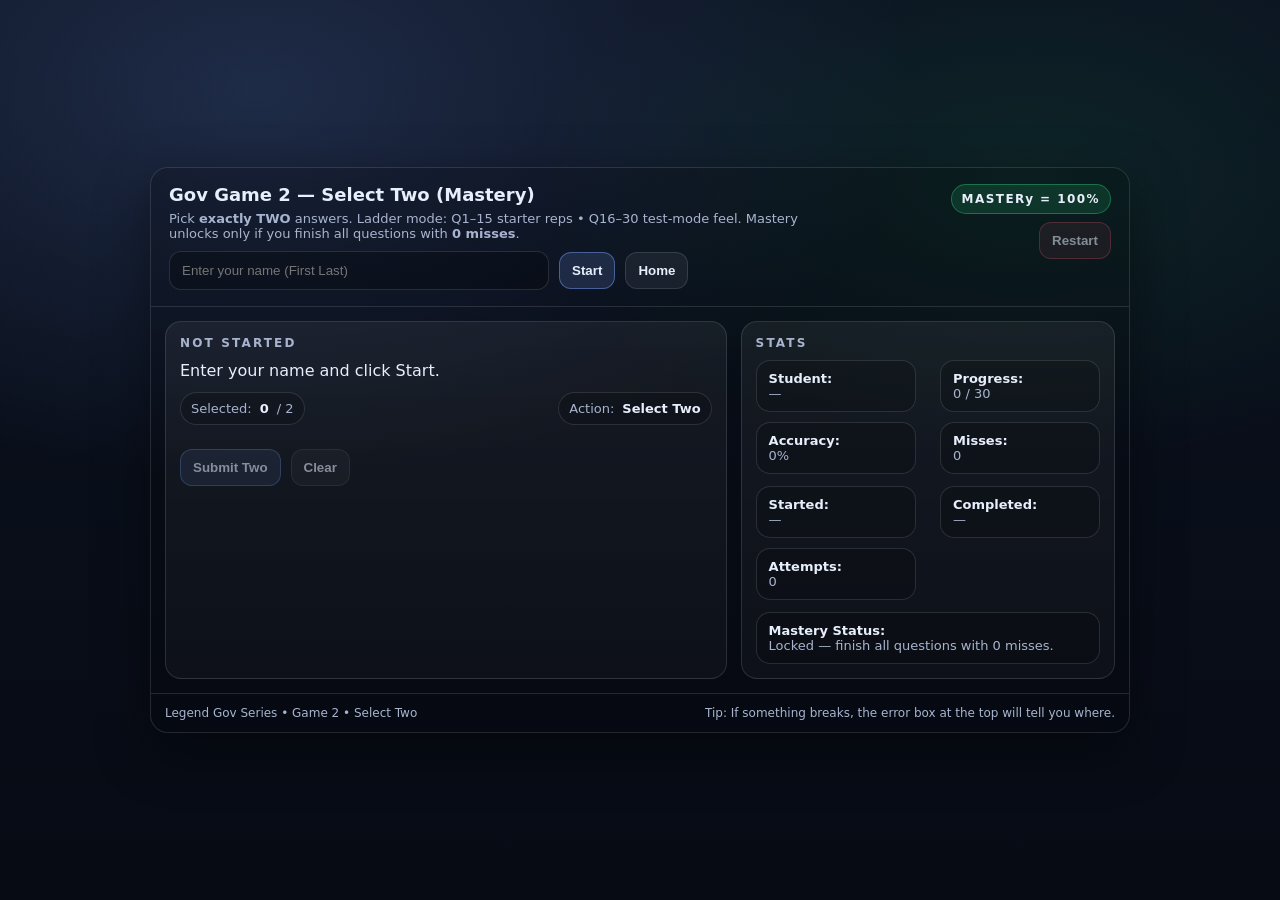
<file: games/gov-2-select-two.html>
<!doctype html>
<html lang="en">
<head>
  <meta charset="utf-8"/>
  <meta name="viewport" content="width=device-width,initial-scale=1"/>
  <title>Gov Game 2 — Select Two (Mastery)</title>
  <style>
    :root{
      --bg:#0b1220;
      --text:#e7eefc;
      --muted:#a8b4cf;
      --line:rgba(255,255,255,.12);
      --shadow:0 18px 55px rgba(0,0,0,.40);
      --radius:18px;
      --good:#2bd576;
      --bad:#ff5c7a;
      --warn:#ffd166;
      --accent:#7aa2ff;
      --mono: ui-monospace, SFMono-Regular, Menlo, Monaco, Consolas, "Liberation Mono", "Courier New", monospace;
    }
    *{box-sizing:border-box}
    body{
      margin:0;
      font-family:system-ui,-apple-system,Segoe UI,Roboto,Arial,sans-serif;
      background:
        radial-gradient(1100px 650px at 20% 10%, rgba(122,162,255,.18), transparent 60%),
        radial-gradient(900px 520px at 80% 20%, rgba(43,213,118,.10), transparent 55%),
        linear-gradient(180deg, #0b1220, #070b14);
      color:var(--text);
      min-height:100vh;
      display:flex;
      align-items:center;
      justify-content:center;
      padding:18px;
    }
    .app{
      width:min(980px, 100%);
      background:rgba(0,0,0,.18);
      border:1px solid var(--line);
      border-radius:var(--radius);
      box-shadow:var(--shadow);
      overflow:hidden;
    }
    header{
      padding:16px 18px;
      border-bottom:1px solid var(--line);
      display:flex;
      align-items:flex-start;
      justify-content:space-between;
      gap:14px;
    }
    h1{margin:0;font-size:18px;line-height:1.2}
    .sub{margin:6px 0 0;color:var(--muted);font-size:13px;max-width:78ch}
    .topRight{
      text-align:right;
      display:flex;
      flex-direction:column;
      gap:8px;
      align-items:flex-end;
    }
    .badge{
      font-size:12px;
      font-weight:800;
      letter-spacing:.12em;
      padding:7px 10px;
      border-radius:999px;
      border:1px solid rgba(43,213,118,.38);
      background:rgba(43,213,118,.14);
      white-space:nowrap;
    }
    .btnRow{display:flex;gap:8px;flex-wrap:wrap;justify-content:flex-end;}
    button{
      border:1px solid var(--line);
      background:rgba(255,255,255,.06);
      color:var(--text);
      padding:10px 12px;
      border-radius:12px;
      cursor:pointer;
      font-weight:700;
    }
    button:hover{ border-color:rgba(122,162,255,.35); }
    button.primary{
      border-color:rgba(122,162,255,.45);
      background:rgba(122,162,255,.16);
    }
    button.danger{
      border-color:rgba(255,92,122,.45);
      background:rgba(255,92,122,.14);
    }
    button:disabled{ opacity:.55; cursor:not-allowed; }

    .grid{
      display:grid;
      grid-template-columns: 1.2fr .8fr;
      gap:14px;
      padding:14px;
    }
    @media (max-width: 860px){
      .grid{ grid-template-columns:1fr; }
      .topRight{ align-items:flex-start; text-align:left; }
      header{ flex-direction:column; }
    }

    .card{
      background:linear-gradient(180deg, rgba(255,255,255,.06), rgba(255,255,255,.03));
      border:1px solid var(--line);
      border-radius:16px;
      padding:14px;
    }
    .kicker{
      font-size:12px;
      letter-spacing:.18em;
      color:var(--muted);
      text-transform:uppercase;
      font-weight:800;
    }
    .stem{ margin-top:10px; font-size:16px; line-height:1.35; }
    .prompt{ margin-top:10px; color:var(--muted); font-size:13px; }

    .hintRow{
      margin-top:10px;
      display:flex;
      justify-content:space-between;
      gap:10px;
      flex-wrap:wrap;
      color:var(--muted);
      font-size:13px;
    }
    .pill{
      display:inline-flex;
      align-items:center;
      gap:8px;
      padding:8px 10px;
      border-radius:999px;
      border:1px solid var(--line);
      background:rgba(0,0,0,.18);
    }
    .pill b{color:var(--text)}

    .choices{ margin-top:12px; display:grid; gap:10px; }
    .choiceBtn{
      text-align:left;
      width:100%;
      padding:12px;
      border-radius:14px;
      border:1px solid var(--line);
      background:rgba(0,0,0,.18);
      cursor:pointer;
      color:var(--text);
      font-weight:700;
      line-height:1.25;
      transition:transform .02s ease;
    }
    .choiceBtn:active{ transform:translateY(1px); }
    .choiceBtn:hover{ border-color:rgba(122,162,255,.35); }
    .choiceBtn.selected{
      border-color:rgba(122,162,255,.60);
      background:rgba(122,162,255,.14);
    }

    .msg{
      margin-top:12px;
      padding:12px;
      border-radius:14px;
      border:1px solid var(--line);
      background:rgba(0,0,0,.22);
      display:none;
    }
    .msg.good{ display:block; border-color:rgba(43,213,118,.45); background:rgba(43,213,118,.10); }
    .msg.bad{  display:block; border-color:rgba(255,92,122,.45); background:rgba(255,92,122,.10); }
    .msg.warn{ display:block; border-color:rgba(255,209,102,.45); background:rgba(255,209,102,.10); }
    .msg .title{ font-weight:900; margin-bottom:6px; }

    .sideRow{
      display:flex;
      justify-content:space-between;
      gap:10px;
      flex-wrap:wrap;
      color:var(--muted);
      font-size:13px;
      margin-top:10px;
    }
    .stat{
      background:rgba(0,0,0,.18);
      border:1px solid var(--line);
      border-radius:14px;
      padding:10px 12px;
      min-width: 160px;
    }
    .stat b{ color:var(--text); }

    .nameGate{
      display:flex;
      gap:10px;
      flex-wrap:wrap;
      margin-top:10px;
      align-items:center;
    }
    input{
      width:min(380px,100%);
      padding:11px 12px;
      border-radius:12px;
      border:1px solid var(--line);
      background:rgba(0,0,0,.25);
      color:var(--text);
      outline:none;
    }
    input:focus{ border-color:rgba(122,162,255,.45); }

    .footer{
      padding:12px 14px;
      border-top:1px solid var(--line);
      display:flex;
      justify-content:space-between;
      align-items:center;
      gap:10px;
      flex-wrap:wrap;
      color:var(--muted);
      font-size:12px;
    }
    .codeBox{
      font-family:var(--mono);
      font-size:12px;
      color:var(--text);
      padding:10px 12px;
      border-radius:12px;
      border:1px solid var(--line);
      background:rgba(0,0,0,.25);
      display:none;
      width:100%;
      white-space:pre-wrap;
      word-break:break-word;
    }
    .errBox{
      display:none;
      margin:14px;
      padding:12px 14px;
      border-radius:16px;
      border:1px solid rgba(255,92,122,.55);
      background:rgba(255,92,122,.10);
    }
    .errBox .t{ font-weight:900; margin-bottom:6px; }
    .errBox pre{
      margin:0;
      font-family:var(--mono);
      font-size:12px;
      color:var(--text);
      white-space:pre-wrap;
      word-break:break-word;
    }
  </style>
</head>
<body>
  <div class="app">
    <div class="errBox" id="errBox">
      <div class="t">On-page Error Box</div>
      <pre id="errText"></pre>
    </div>

    <header>
      <div>
        <h1>Gov Game 2 — Select Two (Mastery)</h1>
        <p class="sub">
          Pick <b>exactly TWO</b> answers. Ladder mode: Q1–15 starter reps • Q16–30 test-mode feel.
          Mastery unlocks only if you finish all questions with <b>0 misses</b>.
        </p>
        <div class="nameGate" id="nameGate">
          <input id="studentName" type="text" placeholder="Enter your name (First Last)" autocomplete="name" />
          <button class="primary" id="btnStart">Start</button>
          <button id="btnHome" onclick="location.href='../index.html'">Home</button>
        </div>
      </div>

      <div class="topRight">
        <div class="badge">MASTERy = 100%</div>
        <div class="btnRow">
          <button id="btnRestart" class="danger" disabled>Restart</button>
        </div>
      </div>
    </header>

    <div class="grid">
      <div class="card">
        <div class="kicker" id="kicker">NOT STARTED</div>
        <div class="stem" id="stem">Enter your name and click Start.</div>
        <div class="prompt" id="prompt"></div>

        <div class="hintRow">
          <div class="pill">Selected: <b id="selCount">0</b> / 2</div>
          <div class="pill">Action: <b>Select Two</b></div>
        </div>

        <div class="choices" id="choices"></div>

        <div style="margin-top:12px; display:flex; gap:10px; flex-wrap:wrap;">
          <button class="primary" id="btnSubmit" disabled>Submit Two</button>
          <button id="btnClear" disabled>Clear</button>
        </div>

        <div class="msg" id="msgBox">
          <div class="title" id="msgTitle"></div>
          <div id="msgBody"></div>
        </div>

        <div class="codeBox" id="codeBox"></div>
      </div>

      <div class="card">
        <div class="kicker">STATS</div>

        <div class="sideRow">
          <div class="stat"><b>Student:</b><br><span id="stName">—</span></div>
          <div class="stat"><b>Progress:</b><br><span id="stProg">0 / 0</span></div>
          <div class="stat"><b>Accuracy:</b><br><span id="stAcc">0%</span></div>
          <div class="stat"><b>Misses:</b><br><span id="stMiss">0</span></div>
        </div>

        <div class="sideRow" style="margin-top:12px;">
          <div class="stat"><b>Started:</b><br><span id="stStart">—</span></div>
          <div class="stat"><b>Completed:</b><br><span id="stEnd">—</span></div>
          <div class="stat"><b>Attempts:</b><br><span id="stAtt">0</span></div>
        </div>

        <div class="sideRow" style="margin-top:12px;">
          <div class="stat" style="min-width:100%;">
            <b>Mastery Status:</b><br>
            <span id="stMastery">Locked — finish all questions with 0 misses.</span>
          </div>
        </div>
      </div>
    </div>

    <div class="footer">
      <div>Legend Gov Series • Game 2 • Select Two</div>
      <div>Tip: If something breaks, the error box at the top will tell you where.</div>
    </div>
  </div>

<script>
(() => {
  // =============================
  // HARDENED ERROR BOX
  // =============================
  const errBox = document.getElementById('errBox');
  const errText = document.getElementById('errText');
  function showError(e){
    errBox.style.display = 'block';
    errText.textContent = (e && e.stack) ? e.stack : String(e);
  }
  window.addEventListener('error', (ev) => showError(ev.error || ev.message));
  window.addEventListener('unhandledrejection', (ev) => showError(ev.reason));

  // =============================
  // QUESTION BANK (30) — Select TWO
  // answerIndices MUST be an array of TWO indices (0–3), sorted
  // =============================
  const questions = [
    {
      id:"G2-001",
      cs:"CS 1",
      skill:"Select Two",
      stem:"A group of students wants to influence a state law about graduation requirements.",
      prompt:"Select TWO actions that are MOST likely to directly influence state lawmakers.",
      choices:[
        "Email or call members of the Ohio General Assembly with evidence-based arguments.",
        "Testify at a committee hearing when the bill is being considered.",
        "Ask the U.S. Supreme Court to write a new state law.",
        "Attend a city zoning board meeting about local property rules."
      ],
      answerIndices:[0,1],
      explanation:"State lawmakers are influenced most directly through constituent communication and testimony during the legislative process.",
      hint:"Target the decision-makers and the moment when the bill is being debated."
    },
    {
      id:"G2-002",
      cs:"CS 1",
      skill:"Select Two",
      stem:"A citizen wants to create an effective civic action plan on a local issue.",
      prompt:"Select TWO steps that best strengthen an action plan.",
      choices:[
        "Identify who has authority to decide the issue.",
        "Use credible sources to support claims with evidence.",
        "Rely mainly on rumors and emotional posts to persuade people.",
        "Avoid learning about costs or consequences to keep the plan simple."
      ],
      answerIndices:[0,1],
      explanation:"Effective civic action targets the correct decision-makers and uses credible evidence.",
      hint:"Think: authority + evidence."
    },
    {
      id:"G2-003",
      cs:"CS 2",
      skill:"Select Two",
      stem:"Political parties seek influence in a democratic system.",
      prompt:"Select TWO outcomes that are most likely when a party wins elections and holds office.",
      choices:[
        "The party can shape public policy through lawmaking and executive actions.",
        "The party can appoint officials and set agendas within government structures.",
        "The party can eliminate all elections to stay in power permanently.",
        "The party can prevent citizens from expressing opposition."
      ],
      answerIndices:[0,1],
      explanation:"Winning elections places party members in positions to set agendas and influence policy through governing.",
      hint:"Office-holding leads to agenda-setting and policy-making."
    },
    {
      id:"G2-004",
      cs:"CS 3",
      skill:"Select Two",
      stem:"A student sees a political claim shared widely online.",
      prompt:"Select TWO strategies that best help determine if the claim is reliable.",
      choices:[
        "Check multiple credible sources for confirmation and evidence.",
        "Look for sourcing, data, and whether the outlet corrects errors.",
        "Assume it is true because it has many likes and shares.",
        "Use only one source that matches your opinion."
      ],
      answerIndices:[0,1],
      explanation:"Credibility improves when claims are supported by evidence and verified across reliable sources.",
      hint:"Evidence + cross-checking."
    },
    {
      id:"G2-005",
      cs:"CS 4",
      skill:"Select Two",
      stem:"Lawmakers negotiate to pass legislation.",
      prompt:"Select TWO examples that best show compromise/negotiation.",
      choices:[
        "Two legislators change bill language to gain broader support.",
        "A committee amends a bill to address concerns from multiple groups.",
        "One side refuses any changes and ends all discussion.",
        "A lawmaker ignores all stakeholders to avoid conflict."
      ],
      answerIndices:[0,1],
      explanation:"Negotiation and compromise involve adjusting proposals to build agreement and secure votes.",
      hint:"Look for give-and-take changes."
    },
    {
      id:"G2-006",
      cs:"CS 5",
      skill:"Select Two",
      stem:"The Constitution reflects foundational principles of government.",
      prompt:"Select TWO statements that best describe checks and balances.",
      choices:[
        "Each branch can limit the power of the other branches.",
        "Power is divided so no single branch dominates the government.",
        "The executive branch makes laws without Congress.",
        "Courts run elections and count votes."
      ],
      answerIndices:[0,1],
      explanation:"Checks and balances and separation of powers prevent concentration of authority by allowing branches to restrain each other.",
      hint:"Limits + divided power."
    },
    {
      id:"G2-007",
      cs:"CS 6",
      skill:"Select Two",
      stem:"Federalists and Anti-Federalists debated ratification.",
      prompt:"Select TWO Anti-Federalist concerns that led to demanding a Bill of Rights.",
      choices:[
        "The new national government might threaten individual liberties without explicit limits.",
        "A standing army and taxation powers could be abused by a strong central government.",
        "State governments should be eliminated entirely.",
        "The president should be allowed to create laws without Congress."
      ],
      answerIndices:[0,1],
      explanation:"Anti-Federalists feared centralized power and demanded explicit protections for liberties and limits on government.",
      hint:"Fear of concentrated federal power."
    },
    {
      id:"G2-008",
      cs:"CS 7",
      skill:"Select Two",
      stem:"Constitutional government changes through multiple mechanisms.",
      prompt:"Select TWO ways the U.S. government has changed over time.",
      choices:[
        "Constitutional amendments that alter or add rules.",
        "Supreme Court interpretations that shape how principles are applied.",
        "Replacing elections with random selection for offices.",
        "Allowing states to ignore the Constitution permanently."
      ],
      answerIndices:[0,1],
      explanation:"Amendments and court interpretations are major ways constitutional practice evolves over time.",
      hint:"Formal change + interpretation."
    },
    {
      id:"G2-009",
      cs:"CS 8",
      skill:"Select Two",
      stem:"The Bill of Rights protects civil liberties.",
      prompt:"Select TWO protections that best match the Fourth Amendment.",
      choices:[
        "Protection against unreasonable searches and seizures.",
        "Warrants generally require probable cause and particularity.",
        "Right to remain silent during questioning.",
        "Protection against cruel and unusual punishment."
      ],
      answerIndices:[0,1],
      explanation:"The Fourth Amendment focuses on search/seizure limits and warrant requirements.",
      hint:"Search/seizure + warrant rules."
    },
    {
      id:"G2-010",
      cs:"CS 8",
      skill:"Select Two",
      stem:"A suspect is questioned and pressured to confess.",
      prompt:"Select TWO rights most directly connected to this situation.",
      choices:[
        "Protection against self-incrimination.",
        "Right to counsel in criminal prosecutions.",
        "Right to bear arms.",
        "Protection from quartering soldiers."
      ],
      answerIndices:[0,1],
      explanation:"The Fifth protects against compelled self-incrimination and the Sixth protects the right to counsel.",
      hint:"Confession pressure + lawyer."
    },
    {
      id:"G2-011",
      cs:"CS 9",
      skill:"Select Two",
      stem:"Federalism creates shared authority between levels of government.",
      prompt:"Select TWO statements that correctly describe the Supremacy Clause principle.",
      choices:[
        "Constitutional federal law overrides conflicting state law.",
        "States must follow the U.S. Constitution even when state law differs.",
        "State law always overrides federal law inside state borders.",
        "Federal law is optional unless a state legislature approves it."
      ],
      answerIndices:[0,1],
      explanation:"When federal law is constitutional, it is supreme over conflicting state law.",
      hint:"Valid federal law wins conflicts."
    },
    {
      id:"G2-012",
      cs:"CS 10",
      skill:"Select Two",
      stem:"The Electoral College affects presidential elections.",
      prompt:"Select TWO outcomes that are most likely because of the Electoral College system.",
      choices:[
        "Candidates focus more on competitive states where outcomes are uncertain.",
        "Winning states translates into electoral votes toward the needed majority.",
        "Presidents are always chosen directly by national popular vote totals.",
        "Campaign strategy never depends on state-by-state results."
      ],
      answerIndices:[0,1],
      explanation:"Electoral votes are awarded by state outcomes, so candidates prioritize swing states to build an electoral majority.",
      hint:"State outcomes drive electoral strategy."
    },
    {
      id:"G2-013",
      cs:"CS 11",
      skill:"Select Two",
      stem:"Voting rights expanded over time through amendments and laws.",
      prompt:"Select TWO effects that are most likely when voting rights are expanded to more groups.",
      choices:[
        "More citizens can participate, potentially changing turnout and representation.",
        "Political parties may adjust strategies to reach newly eligible voters.",
        "Elections are no longer needed because voting rights are expanded.",
        "Courts replace voters as the main decision-makers in elections."
      ],
      answerIndices:[0,1],
      explanation:"Expanding eligibility increases the electorate and changes political outreach and representation possibilities.",
      hint:"Bigger electorate + strategy shifts."
    },
    {
      id:"G2-014",
      cs:"CS 12",
      skill:"Select Two",
      stem:"Political parties compete for power between elections.",
      prompt:"Select TWO actions that parties commonly use to build support for future elections.",
      choices:[
        "Recruit candidates and organize campaigns.",
        "Refine platform messaging to appeal to voters.",
        "Eliminate voter participation to reduce competition.",
        "Ask courts to appoint party leaders to office."
      ],
      answerIndices:[0,1],
      explanation:"Parties build support through candidate recruitment, organization, and messaging to voters.",
      hint:"Organization + outreach."
    },
    {
      id:"G2-015",
      cs:"CS 13",
      skill:"Select Two",
      stem:"Interest groups seek to influence policy without running candidates.",
      prompt:"Select TWO common methods interest groups use to influence public policy.",
      choices:[
        "Lobbying elected officials with arguments and data.",
        "Mobilizing members to contact decision-makers.",
        "Counting electoral votes for presidential elections.",
        "Issuing Supreme Court rulings."
      ],
      answerIndices:[0,1],
      explanation:"Interest groups influence policy through lobbying and member mobilization rather than running candidates.",
      hint:"Influence officials + mobilize supporters."
    },

    {
      id:"G2-016",
      cs:"CS 14",
      skill:"Select Two",
      stem:"Rights are balanced with responsibilities and the rights of others.",
      prompt:"Select TWO situations that most clearly justify limits on a person’s actions in the name of others’ rights or the common good.",
      choices:[
        "Speech that substantially disrupts a school’s ability to function.",
        "Actions that threaten or harm others’ safety.",
        "Peaceful disagreement with a policy proposal.",
        "Voting for a candidate others dislike."
      ],
      answerIndices:[0,1],
      explanation:"Limits are most defensible when actions disrupt essential functions or threaten others’ safety/rights.",
      hint:"Look for harm, threats, or major disruption."
    },
    {
      id:"G2-017",
      cs:"CS 15",
      skill:"Select Two",
      stem:"A community debates whether an unpopular speaker should be allowed to speak in a public park.",
      prompt:"Select TWO statements most consistent with First Amendment principles in most situations.",
      choices:[
        "Unpopular viewpoints are generally protected unless they cross specific legal limits.",
        "Government restrictions must follow clear rules and cannot target a viewpoint simply for being unpopular.",
        "Speech can be banned whenever a majority finds it offensive.",
        "Only speech that supports the government is protected."
      ],
      answerIndices:[0,1],
      explanation:"The First Amendment generally protects unpopular speech; restrictions cannot be viewpoint-based without strong constitutional justification.",
      hint:"Protection includes unpopular views; viewpoint discrimination is disfavored."
    },
    {
      id:"G2-018",
      cs:"CS 16",
      skill:"Select Two",
      stem:"State constitutions exist alongside the U.S. Constitution.",
      prompt:"Select TWO statements that best describe how state constitutions operate within the federal system.",
      choices:[
        "They establish state government structures and powers.",
        "They can provide rights protections beyond the federal minimum (without violating the U.S. Constitution).",
        "They override the U.S. Constitution whenever a state votes to do so.",
        "They apply only to foreign policy and national defense."
      ],
      answerIndices:[0,1],
      explanation:"State constitutions create state government frameworks and may expand rights protections as long as they don’t conflict with federal constitutional requirements.",
      hint:"States can add protections, not override federal supremacy."
    },
    {
      id:"G2-019",
      cs:"CS 17",
      skill:"Select Two",
      stem:"A citizen wants to influence a local ordinance and a statewide funding decision.",
      prompt:"Select TWO actions that best match the appropriate level of government for each issue.",
      choices:[
        "Attend a city council meeting for the ordinance issue.",
        "Contact a state representative/senator for statewide funding policy.",
        "File a treaty request with the U.S. State Department for the ordinance.",
        "Ask the President to issue an executive order for the local ordinance."
      ],
      answerIndices:[0,1],
      explanation:"Local ordinances are decided locally; statewide funding is decided by state officials.",
      hint:"Match authority to level: local vs state."
    },
    {
      id:"G2-020",
      cs:"CS 18",
      skill:"Select Two",
      stem:"A public policy proposal moves through stages before becoming law or regulation.",
      prompt:"Select TWO steps that most commonly occur during the policy-making process.",
      choices:[
        "Officials debate options and consider costs/benefits or consequences.",
        "Policy proposals are revised through negotiation, amendments, or compromise.",
        "Courts automatically create policy without any proposal stage.",
        "Foreign governments approve local policy decisions first."
      ],
      answerIndices:[0,1],
      explanation:"Policy typically involves debate, analysis of consequences, and revision through negotiation before final decisions are made.",
      hint:"Debate + revision are core policy steps."
    },
    {
      id:"G2-021",
      cs:"CS 19",
      skill:"Select Two",
      stem:"Interest groups and the media cover a controversial bill and encourage public involvement.",
      prompt:"Select TWO effects that are most likely when this happens.",
      choices:[
        "Public pressure on officials may increase through calls, emails, and public commentary.",
        "The final bill language may change as decision-makers respond to support and opposition.",
        "The bill becomes law automatically without votes.",
        "The Constitution requires the media to endorse one side."
      ],
      answerIndices:[0,1],
      explanation:"Public and media attention increases pressure and can change bill outcomes or details, but it does not bypass lawmaking.",
      hint:"Influence can reshape outcomes; it doesn’t skip the process."
    },
    {
      id:"G2-022",
      cs:"CS 20",
      skill:"Select Two",
      stem:"Fiscal policy involves government decisions about taxing and spending.",
      prompt:"Select TWO examples that best fit fiscal policy actions.",
      choices:[
        "Congress increases government spending on infrastructure projects.",
        "Government reduces taxes to increase consumer spending power.",
        "The Federal Reserve raises interest rates to slow inflation.",
        "The Federal Reserve buys securities to increase the money supply."
      ],
      answerIndices:[0,1],
      explanation:"Fiscal policy = taxing and spending decisions (typically by Congress and the executive).",
      hint:"Taxes/spending = fiscal; rates/money supply = monetary."
    },
    {
      id:"G2-023",
      cs:"CS 21",
      skill:"Select Two",
      stem:"Monetary policy is used to influence the money supply and economic conditions.",
      prompt:"Select TWO actions that best represent monetary policy tools.",
      choices:[
        "Raising or lowering interest rates to influence borrowing and spending.",
        "Buying or selling securities to change the money supply.",
        "Passing a new income tax bracket law.",
        "Increasing federal spending on new programs."
      ],
      answerIndices:[0,1],
      explanation:"Monetary policy tools include interest rates and open market operations that affect the money supply and lending.",
      hint:"Think: Fed tools, not taxes/spending."
    },
    {
      id:"G2-024",
      cs:"CS 8",
      skill:"Select Two",
      stem:"Police want to search a phone without a warrant after stopping a driver for speeding.",
      prompt:"Select TWO Fourth Amendment concepts most relevant to evaluating whether the search is reasonable.",
      choices:[
        "Probable cause and warrant requirements (unless a valid exception applies).",
        "Limits on unreasonable searches and seizures.",
        "Protection against double jeopardy.",
        "Right to a public trial by jury."
      ],
      answerIndices:[0,1],
      explanation:"Fourth Amendment analysis focuses on unreasonable searches and the need for probable cause and (often) a warrant, depending on exceptions.",
      hint:"Search reasonableness + warrants."
    },
    {
      id:"G2-025",
      cs:"CS 3",
      skill:"Select Two",
      stem:"Two news stories cover the same event but reach different conclusions.",
      prompt:"Select TWO checks that best help a reader evaluate the differences.",
      choices:[
        "Identify each source’s evidence and whether claims are supported by verifiable facts.",
        "Compare multiple credible outlets to see what is consistent across reporting.",
        "Choose whichever headline is more dramatic because it must be true.",
        "Assume the story matching your belief is automatically the most accurate."
      ],
      answerIndices:[0,1],
      explanation:"Evaluating evidence quality and cross-checking credible reporting are key tools for assessing conflicting claims.",
      hint:"Evidence + corroboration."
    },
    {
      id:"G2-026",
      cs:"CS 4",
      skill:"Select Two",
      stem:"A bill has enough support to pass only if key members’ concerns are addressed.",
      prompt:"Select TWO actions most consistent with negotiation to build a coalition.",
      choices:[
        "Offer a revision that addresses specific objections while keeping the bill’s core purpose.",
        "Add an amendment that secures support from an undecided group.",
        "Refuse to meet with opponents to avoid compromise.",
        "Cancel hearings to prevent any public input."
      ],
      answerIndices:[0,1],
      explanation:"Coalitions are built through revisions and amendments that address concerns and gather votes.",
      hint:"Look for changes designed to gain support."
    },
    {
      id:"G2-027",
      cs:"CS 5",
      skill:"Select Two",
      stem:"Checks and balances create branch interaction.",
      prompt:"Select TWO examples of a check by one branch on another.",
      choices:[
        "The Senate confirms or rejects major executive appointments.",
        "Courts can declare a law unconstitutional.",
        "The President selects all members of Congress.",
        "Congress writes court opinions in place of judges."
      ],
      answerIndices:[0,1],
      explanation:"Confirmation power and judicial review are key checks that limit other branches’ actions.",
      hint:"One branch limiting another."
    },
    {
      id:"G2-028",
      cs:"CS 6–7",
      skill:"Select Two",
      stem:"The Constitution has been shaped by both the ratification debate and later changes.",
      prompt:"Select TWO statements that best connect the ratification debate to later constitutional change.",
      choices:[
        "Debate over protecting liberties contributed to adoption of the Bill of Rights.",
        "The amendment process allows change over time without rewriting the entire Constitution.",
        "The Constitution cannot change except by Supreme Court appointment of new presidents.",
        "State governments can permanently nullify amendments they dislike."
      ],
      answerIndices:[0,1],
      explanation:"The Bill of Rights grew from ratification concerns, and the amendment process enables structured change over time.",
      hint:"Think: liberties + amendment process."
    },
    {
      id:"G2-029",
      cs:"CS 18–19",
      skill:"Select Two",
      stem:"A policy issue becomes widely debated in a community and state.",
      prompt:"Select TWO actions that best represent meaningful civic participation in the policy process.",
      choices:[
        "Attending public meetings and providing evidence-based testimony or comments.",
        "Contacting elected officials with clear arguments and proposed solutions.",
        "Spreading unverified rumors to increase anger quickly.",
        "Refusing to learn about costs or consequences to avoid complexity."
      ],
      answerIndices:[0,1],
      explanation:"Meaningful civic participation targets decision-makers and uses evidence-based communication.",
      hint:"Evidence + correct input points."
    },
    {
      id:"G2-030",
      cs:"CS 20–21",
      skill:"Select Two",
      stem:"A recession leads leaders to consider multiple economic tools.",
      prompt:"Select TWO tools that match the correct policy type.",
      choices:[
        "Increase government spending to stimulate demand (fiscal).",
        "Lower interest rates to encourage borrowing and investment (monetary).",
        "Raise income taxes to immediately reduce consumer spending (monetary).",
        "Buy bonds through Congress to directly expand the money supply (fiscal)."
      ],
      answerIndices:[0,1],
      explanation:"Fiscal tools involve spending/taxes; monetary tools involve interest rates and money supply decisions by the Federal Reserve.",
      hint:"Match tool to: Congress (fiscal) vs Fed (monetary)."
    }
  ];

  // =============================
  // ELEMENTS
  // =============================
  const elStudentName = document.getElementById('studentName');
  const btnStart = document.getElementById('btnStart');
  const btnRestart = document.getElementById('btnRestart');

  const elKicker = document.getElementById('kicker');
  const elStem = document.getElementById('stem');
  const elPrompt = document.getElementById('prompt');
  const elChoices = document.getElementById('choices');

  const elSelCount = document.getElementById('selCount');
  const btnSubmit = document.getElementById('btnSubmit');
  const btnClear = document.getElementById('btnClear');

  const elMsgBox = document.getElementById('msgBox');
  const elMsgTitle = document.getElementById('msgTitle');
  const elMsgBody = document.getElementById('msgBody');

  const stName = document.getElementById('stName');
  const stProg = document.getElementById('stProg');
  const stAcc  = document.getElementById('stAcc');
  const stMiss = document.getElementById('stMiss');
  const stStart= document.getElementById('stStart');
  const stEnd  = document.getElementById('stEnd');
  const stAtt  = document.getElementById('stAtt');
  const stMastery = document.getElementById('stMastery');

  const elCodeBox = document.getElementById('codeBox');

  // =============================
  // STATE
  // =============================
  let startISO = null;
  let endISO = null;

  let idx = 0;
  let attempts = 0;     // first submission per question
  let solved = 0;       // solved questions count
  let misses = 0;       // questions missed on first submit

  // per-question tracking
  const perQ = questions.map(() => ({
    firstSubmitMade:false,
    missed:false,
    solved:false
  }));

  // selection state for current question
  let selected = new Set(); // stores ORIGINAL choice indices (0–3)

  // per-question shuffle order: array of length 4 with original indices in display order
  const orderByQ = questions.map(() => null);

  function fmt(tsISO){
    if(!tsISO) return "—";
    const d = new Date(tsISO);
    return d.toLocaleString(undefined, { year:'numeric', month:'2-digit', day:'2-digit', hour:'2-digit', minute:'2-digit' });
  }

  function hashString(s){
    let h = 2166136261;
    for(let i=0;i<s.length;i++){
      h ^= s.charCodeAt(i);
      h = Math.imul(h, 16777619);
    }
    return (h >>> 0).toString(16).toUpperCase();
  }

  function setMsg(kind, title, body){
    elMsgBox.className = `msg ${kind}`;
    elMsgTitle.textContent = title;
    elMsgBody.textContent = body;
    elMsgBox.style.display = "block";
  }

  function clearMsg(){
    elMsgBox.className = "msg";
    elMsgTitle.textContent = "";
    elMsgBody.textContent = "";
    elMsgBox.style.display = "none";
  }

  function updateControls(){
    elSelCount.textContent = String(selected.size);
    btnSubmit.disabled = (selected.size !== 2);
    btnClear.disabled = (selected.size === 0);
  }

  function updateStats(){
    stName.textContent = elStudentName.value.trim() || "—";
    stProg.textContent = `${Math.min(solved, questions.length)} / ${questions.length}`;

    const acc = attempts ? Math.round((solved / attempts) * 100) : 0;
    stAcc.textContent = `${acc}%`;

    stMiss.textContent = String(misses);
    stStart.textContent = fmt(startISO);
    stEnd.textContent = fmt(endISO);
    stAtt.textContent = String(attempts);

    const allSolved = perQ.every(x => x.solved);
    const mastery = allSolved && misses === 0;

    if(mastery){
      stMastery.textContent = "UNLOCKED — 100% mastery achieved. Use the Submit Code.";
      stMastery.style.color = "var(--good)";
    } else {
      stMastery.textContent = "Locked — finish all questions with 0 misses.";
      stMastery.style.color = "var(--muted)";
    }

    if(mastery && endISO){
      const name = elStudentName.value.trim();
      const payload = `${name}|${startISO}|${endISO}|A${attempts}|S${solved}|M${misses}`;
      const code = `GOV2-${hashString(payload)}-${attempts}${solved}${misses}`;
      elCodeBox.style.display = "block";
      elCodeBox.textContent =
        `✅ SUBMIT CODE (copy/paste)\n\n` +
        `Name: ${name}\nStarted: ${fmt(startISO)}\nCompleted: ${fmt(endISO)}\nAccuracy: 100%\n\n` +
        `${code}\n\n` +
        `Note: If the code is missing, mastery is NOT complete.`;
    } else {
      elCodeBox.style.display = "none";
      elCodeBox.textContent = "";
    }
  }

  // =============================
  // SHUFFLE FIX (the bug you described)
  // The first two *displayed* answers were always correct because correct ones were always indices [0,1].
  // We now RANDOMIZE the display order per question, while scoring against ORIGINAL indices.
  // =============================
  function fisherYates(arr){
    for(let i=arr.length-1;i>0;i--){
      const j = Math.floor(Math.random()*(i+1));
      [arr[i], arr[j]] = [arr[j], arr[i]];
    }
    return arr;
  }

  function getOrderForQuestion(qIndex){
    if(orderByQ[qIndex]) return orderByQ[qIndex];
    // Randomize display order for this question ONCE per run
    const base = [0,1,2,3];
    orderByQ[qIndex] = fisherYates(base.slice());
    return orderByQ[qIndex];
  }

  function renderQuestion(){
    clearMsg();
    selected = new Set();
    updateControls();

    const q = questions[idx];
    const ladderTag = (idx < 15) ? "STARTER" : "TEST MODE";

    elKicker.textContent = `${ladderTag} • ${q.cs} • ${q.skill} • Question ${idx+1} of ${questions.length}`;
    elStem.textContent = q.stem;
    elPrompt.textContent = q.prompt;

    elChoices.innerHTML = "";

    const order = getOrderForQuestion(idx); // array of original indices in display order

    order.forEach((origIdx, displayPos) => {
      const c = q.choices[origIdx];
      const b = document.createElement('button');
      b.type = "button";
      b.className = "choiceBtn";
      b.dataset.orig = String(origIdx); // IMPORTANT: store original index for scoring
      b.textContent = `${String.fromCharCode(65+displayPos)}. ${c}`;

      b.addEventListener('click', () => {
        const o = Number(b.dataset.orig);
        if(selected.has(o)){
          selected.delete(o);
          b.classList.remove('selected');
        } else {
          if(selected.size >= 2) return;
          selected.add(o);
          b.classList.add('selected');
        }
        updateControls();
      });

      elChoices.appendChild(b);
    });

    updateStats();
  }

  function arraysEqual2(a,b){
    return a.length===2 && b.length===2 && a[0]===b[0] && a[1]===b[1];
  }

  function submitTwo(){
    if(selected.size !== 2) return;

    const q = questions[idx];
    const pq = perQ[idx];

    if(!pq.firstSubmitMade){
      attempts++;
      pq.firstSubmitMade = true;
    }

    const pick = Array.from(selected).sort((x,y)=>x-y); // ORIGINAL indices
    const isCorrect = arraysEqual2(pick, q.answerIndices);

    if(isCorrect){
      if(!pq.solved){
        pq.solved = true;
        solved++;
      }

      if(pq.missed){
        setMsg("good", "Correct", "Moving to the next question.");
        updateStats();
        setTimeout(nextQuestion, 250);
        return;
      }

      setMsg("good", "Correct (First Try)", q.explanation);
      updateStats();
      setTimeout(nextQuestion, 3000);
      return;
    }

    if(!pq.missed){
      pq.missed = true;
      misses++;
    }

    setMsg("bad", "Not Yet", `Hint: ${q.hint}`);
    updateStats();
  }

  function clearSelection(){
    selected = new Set();
    [...elChoices.querySelectorAll('.choiceBtn')].forEach(btn => btn.classList.remove('selected'));
    updateControls();
  }

  function nextQuestion(){
    if(idx < questions.length - 1){
      idx++;
      renderQuestion();
      return;
    }

    const allSolved = perQ.every(x => x.solved);
    endISO = new Date().toISOString();

    if(allSolved && misses === 0){
      setMsg("good", "Mastery reached (100%)", "You finished every question with zero misses. Copy the Submit Code below.");
      updateStats();
    } else {
      setMsg("warn", "End reached — Mastery NOT achieved",
        `You finished the set, but you had ${misses} miss(es). Restart and aim for a perfect run (0 misses).`);
      updateStats();
    }
  }

  function startGame(){
    const name = elStudentName.value.trim();
    if(name.length < 2){
      setMsg("warn","Name Required","Please enter your name to begin.");
      return;
    }

    startISO = new Date().toISOString();
    endISO = null;

    btnRestart.disabled = false;
    btnRestart.onclick = () => location.reload();

    elStudentName.disabled = true;
    btnStart.disabled = true;

    idx = 0;
    attempts = 0;
    solved = 0;
    misses = 0;

    for(let i=0;i<perQ.length;i++){
      perQ[i].firstSubmitMade = false;
      perQ[i].missed = false;
      perQ[i].solved = false;
    }

    renderQuestion();
  }

  btnStart.addEventListener('click', startGame);
  elStudentName.addEventListener('keydown', (e)=>{ if(e.key === 'Enter') startGame(); });

  btnSubmit.addEventListener('click', submitTwo);
  btnClear.addEventListener('click', clearSelection);

  updateStats();
  updateControls();
})();
</script>
</body>
</html>
</file>
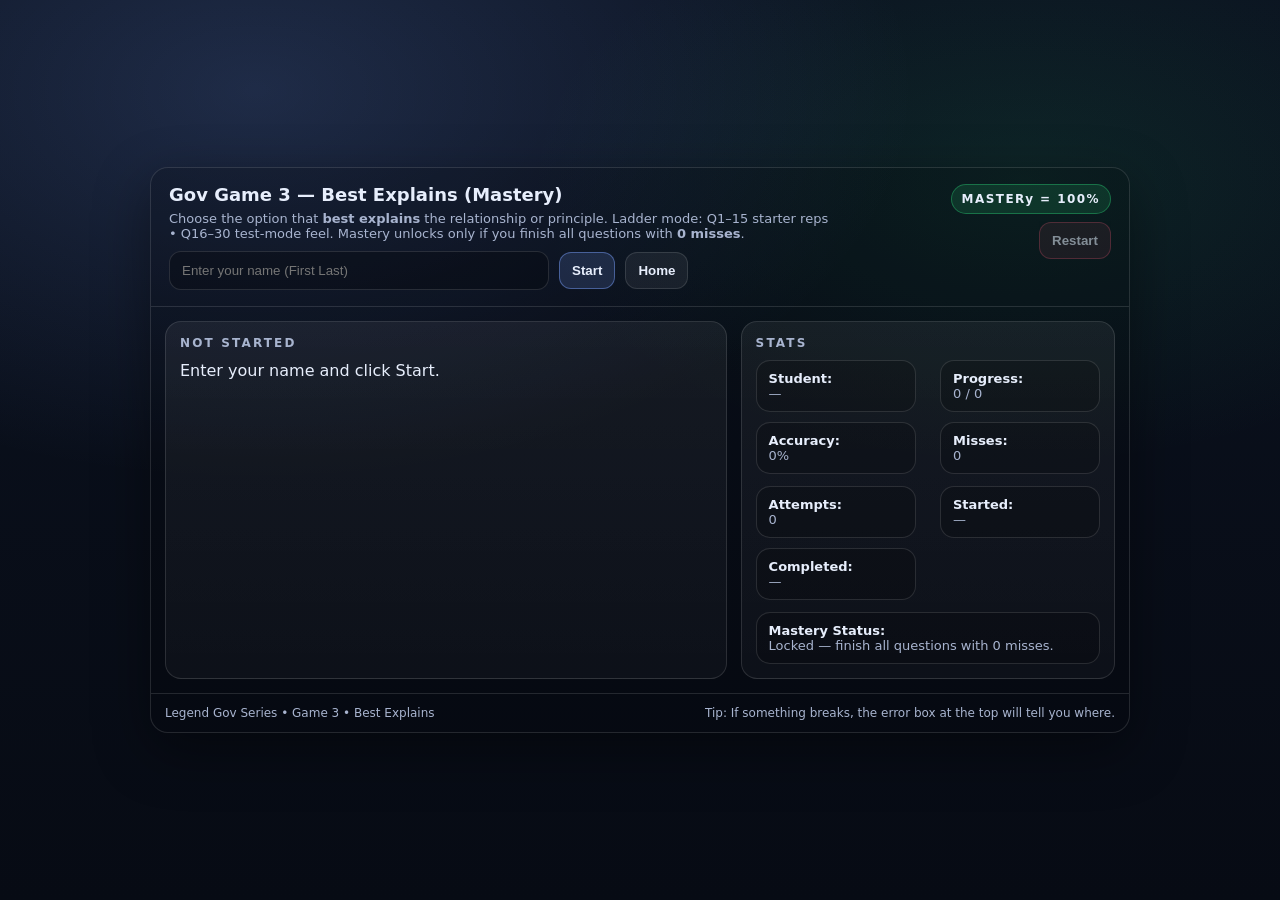
<file: games/gov-3-best-explains.html>
<!doctype html>
<html lang="en">
<head>
  <meta charset="utf-8"/>
  <meta name="viewport" content="width=device-width,initial-scale=1"/>
  <title>Gov Game 3 — Best Explains (Mastery)</title>

  <style>
    :root{
      --bg:#0b1220;
      --text:#e7eefc;
      --muted:#a8b4cf;
      --line:rgba(255,255,255,.12);
      --shadow:0 18px 55px rgba(0,0,0,.40);
      --radius:18px;
      --good:#2bd576;
      --bad:#ff5c7a;
      --warn:#ffd166;
      --accent:#7aa2ff;
      --mono: ui-monospace, SFMono-Regular, Menlo, Monaco, Consolas, "Liberation Mono", "Courier New", monospace;
    }
    *{box-sizing:border-box}
    body{
      margin:0;
      font-family:system-ui,-apple-system,Segoe UI,Roboto,Arial,sans-serif;
      background:
        radial-gradient(1100px 650px at 20% 10%, rgba(122,162,255,.18), transparent 60%),
        radial-gradient(900px 520px at 80% 20%, rgba(43,213,118,.10), transparent 55%),
        linear-gradient(180deg, #0b1220, #070b14);
      color:var(--text);
      min-height:100vh;
      display:flex;
      align-items:center;
      justify-content:center;
      padding:18px;
    }
    .app{
      width:min(980px, 100%);
      background:rgba(0,0,0,.18);
      border:1px solid var(--line);
      border-radius:var(--radius);
      box-shadow:var(--shadow);
      overflow:hidden;
    }
    header{
      padding:16px 18px;
      border-bottom:1px solid var(--line);
      display:flex;
      align-items:flex-start;
      justify-content:space-between;
      gap:14px;
    }
    h1{margin:0;font-size:18px;line-height:1.2}
    .sub{margin:6px 0 0;color:var(--muted);font-size:13px;max-width:80ch}
    .topRight{
      text-align:right;
      display:flex;
      flex-direction:column;
      gap:8px;
      align-items:flex-end;
    }
    .badge{
      font-size:12px;
      font-weight:800;
      letter-spacing:.12em;
      padding:7px 10px;
      border-radius:999px;
      border:1px solid rgba(43,213,118,.38);
      background:rgba(43,213,118,.14);
      white-space:nowrap;
    }
    .btnRow{display:flex;gap:8px;flex-wrap:wrap;justify-content:flex-end;}
    button{
      border:1px solid var(--line);
      background:rgba(255,255,255,.06);
      color:var(--text);
      padding:10px 12px;
      border-radius:12px;
      cursor:pointer;
      font-weight:700;
    }
    button:hover{ border-color:rgba(122,162,255,.35); }
    button.primary{
      border-color:rgba(122,162,255,.45);
      background:rgba(122,162,255,.16);
    }
    button.danger{
      border-color:rgba(255,92,122,.45);
      background:rgba(255,92,122,.14);
    }
    button:disabled{ opacity:.55; cursor:not-allowed; }

    .grid{
      display:grid;
      grid-template-columns: 1.2fr .8fr;
      gap:14px;
      padding:14px;
    }
    @media (max-width: 860px){
      .grid{ grid-template-columns:1fr; }
      .topRight{ align-items:flex-start; text-align:left; }
      header{ flex-direction:column; }
    }

    .card{
      background:linear-gradient(180deg, rgba(255,255,255,.06), rgba(255,255,255,.03));
      border:1px solid var(--line);
      border-radius:16px;
      padding:14px;
    }
    .kicker{
      font-size:12px;
      letter-spacing:.18em;
      color:var(--muted);
      text-transform:uppercase;
      font-weight:800;
    }
    .stem{ margin-top:10px; font-size:16px; line-height:1.35; }
    .prompt{ margin-top:10px; color:var(--muted); font-size:13px; }

    .choices{ margin-top:12px; display:grid; gap:10px; }
    .choiceBtn{
      text-align:left;
      width:100%;
      padding:12px;
      border-radius:14px;
      border:1px solid var(--line);
      background:rgba(0,0,0,.18);
      cursor:pointer;
      color:var(--text);
      font-weight:700;
      line-height:1.25;
      transition:transform .02s ease;
    }
    .choiceBtn:hover{ border-color:rgba(122,162,255,.35); }
    .choiceBtn:active{ transform:translateY(1px); }

    .msg{
      margin-top:12px;
      padding:12px;
      border-radius:14px;
      border:1px solid var(--line);
      background:rgba(0,0,0,.22);
      display:none;
    }
    .msg.good{ display:block; border-color:rgba(43,213,118,.45); background:rgba(43,213,118,.10); }
    .msg.bad{  display:block; border-color:rgba(255,92,122,.45); background:rgba(255,92,122,.10); }
    .msg.warn{ display:block; border-color:rgba(255,209,102,.45); background:rgba(255,209,102,.10); }
    .msg .title{ font-weight:900; margin-bottom:6px; }

    .sideRow{
      display:flex;
      justify-content:space-between;
      gap:10px;
      flex-wrap:wrap;
      color:var(--muted);
      font-size:13px;
      margin-top:10px;
    }
    .stat{
      background:rgba(0,0,0,.18);
      border:1px solid var(--line);
      border-radius:14px;
      padding:10px 12px;
      min-width: 160px;
    }
    .stat b{ color:var(--text); }

    .nameGate{
      display:flex;
      gap:10px;
      flex-wrap:wrap;
      margin-top:10px;
      align-items:center;
    }
    input{
      width:min(380px,100%);
      padding:11px 12px;
      border-radius:12px;
      border:1px solid var(--line);
      background:rgba(0,0,0,.25);
      color:var(--text);
      outline:none;
    }
    input:focus{ border-color:rgba(122,162,255,.45); }

    .footer{
      padding:12px 14px;
      border-top:1px solid var(--line);
      display:flex;
      justify-content:space-between;
      align-items:center;
      gap:10px;
      flex-wrap:wrap;
      color:var(--muted);
      font-size:12px;
    }
    .codeBox{
      font-family:var(--mono);
      font-size:12px;
      color:var(--text);
      padding:10px 12px;
      border-radius:12px;
      border:1px solid var(--line);
      background:rgba(0,0,0,.25);
      display:none;
      width:100%;
      white-space:pre-wrap;
      word-break:break-word;
    }
    .errBox{
      display:none;
      margin:14px;
      padding:12px 14px;
      border-radius:16px;
      border:1px solid rgba(255,92,122,.55);
      background:rgba(255,92,122,.10);
    }
    .errBox .t{ font-weight:900; margin-bottom:6px; }
    .errBox pre{
      margin:0;
      font-family:var(--mono);
      font-size:12px;
      color:var(--text);
      white-space:pre-wrap;
      word-break:break-word;
    }
  </style>
</head>

<body>
  <div class="app">
    <div class="errBox" id="errBox">
      <div class="t">On-page Error Box</div>
      <pre id="errText"></pre>
    </div>

    <header>
      <div>
        <h1>Gov Game 3 — Best Explains (Mastery)</h1>
        <p class="sub">
          Choose the option that <b>best explains</b> the relationship or principle. Ladder mode: Q1–15 starter reps • Q16–30 test-mode feel.
          Mastery unlocks only if you finish all questions with <b>0 misses</b>.
        </p>
        <div class="nameGate" id="nameGate">
          <input id="studentName" type="text" placeholder="Enter your name (First Last)" autocomplete="name" />
          <button class="primary" id="btnStart">Start</button>
          <button id="btnHome" onclick="location.href='../index.html'">Home</button>
        </div>
      </div>

      <div class="topRight">
        <div class="badge">MASTERy = 100%</div>
        <div class="btnRow">
          <button id="btnRestart" class="danger" disabled>Restart</button>
        </div>
      </div>
    </header>

    <div class="grid">
      <div class="card">
        <div class="kicker" id="kicker">NOT STARTED</div>
        <div class="stem" id="stem">Enter your name and click Start.</div>
        <div class="prompt" id="prompt"></div>

        <div class="choices" id="choices"></div>

        <div class="msg" id="msgBox">
          <div class="title" id="msgTitle"></div>
          <div id="msgBody"></div>
        </div>

        <div class="codeBox" id="codeBox"></div>
      </div>

      <div class="card">
        <div class="kicker">STATS</div>

        <div class="sideRow">
          <div class="stat"><b>Student:</b><br><span id="stName">—</span></div>
          <div class="stat"><b>Progress:</b><br><span id="stProg">0 / 0</span></div>
          <div class="stat"><b>Accuracy:</b><br><span id="stAcc">0%</span></div>
          <div class="stat"><b>Misses:</b><br><span id="stMiss">0</span></div>
        </div>

        <div class="sideRow" style="margin-top:12px;">
          <div class="stat"><b>Attempts:</b><br><span id="stAtt">0</span></div>
          <div class="stat"><b>Started:</b><br><span id="stStart">—</span></div>
          <div class="stat"><b>Completed:</b><br><span id="stEnd">—</span></div>
        </div>

        <div class="sideRow" style="margin-top:12px;">
          <div class="stat" style="min-width:100%;">
            <b>Mastery Status:</b><br>
            <span id="stMastery">Locked — finish all questions with 0 misses.</span>
          </div>
        </div>
      </div>
    </div>

    <div class="footer">
      <div>Legend Gov Series • Game 3 • Best Explains</div>
      <div>Tip: If something breaks, the error box at the top will tell you where.</div>
    </div>
  </div>

<script>
(() => {
  // =============================
  // HARDENED ERROR BOX
  // =============================
  const errBox = document.getElementById('errBox');
  const errText = document.getElementById('errText');
  function showError(e){
    errBox.style.display = 'block';
    errText.textContent = (e && e.stack) ? e.stack : String(e);
  }
  window.addEventListener('error', (ev) => showError(ev.error || ev.message));
  window.addEventListener('unhandledrejection', (ev) => showError(ev.reason));

  // =============================
  // QUESTION BANK (30) — Best Explains
  // NOTE: Your original bank has answerIndex: 0 for every question.
  // FIX: We SHUFFLE the choices for each question at game start, while tracking the correct option.
  // =============================
  const questionsRaw = [
    {
      id:"G3-001", cs:"CS 1", skill:"Best Explains",
      stem:"A city is deciding whether to add a new public bus route. Residents attend a public meeting and provide evidence about traffic and access to jobs.",
      prompt:"Which statement best explains why this civic action can influence policy?",
      choices:[
        "It gives decision-makers information and public input before they vote on the proposal.",
        "It replaces elections by allowing citizens to make laws directly at meetings.",
        "It forces courts to pass the policy regardless of what officials decide.",
        "It requires federal approval for any local transportation change."
      ],
      answerIndex:0,
      explanation:"Public input is an official decision point where evidence and community needs can shape how elected officials vote.",
      hint:"Look for a choice that connects input → decision-making."
    },
    {
      id:"G3-002", cs:"CS 1", skill:"Best Explains",
      stem:"A community group wants to change a state education rule.",
      prompt:"Which statement best explains the most effective target for the group’s advocacy?",
      choices:[
        "State officials and legislators are the correct targets because the rule is made at the state level.",
        "The President is the correct target because the executive branch controls state education rules.",
        "Foreign governments are the correct target because education is part of international law.",
        "The city zoning board is the correct target because it controls statewide education policy."
      ],
      answerIndex:0,
      explanation:"Effective civic action targets the level of government with authority over the issue.",
      hint:"Match the issue to who has legal authority."
    },
    {
      id:"G3-003", cs:"CS 2", skill:"Best Explains",
      stem:"Political parties focus heavily on elections and campaigning.",
      prompt:"Which statement best explains why winning elections matters to political parties?",
      choices:[
        "Holding office allows parties to shape public policy by voting on laws and directing government actions.",
        "Winning elections removes the need for public debate and limits citizen participation.",
        "Parties win elections so they can replace the Constitution with their platform.",
        "Parties win elections primarily to eliminate other parties permanently."
      ],
      answerIndex:0,
      explanation:"Parties influence policy most directly when their candidates hold office and can act through government power.",
      hint:"Office-holding → policy."
    },
    {
      id:"G3-004", cs:"CS 3", skill:"Best Explains",
      stem:"A student reads two articles about the same event. One includes sources, data, and links to documents; the other uses insults and provides no evidence.",
      prompt:"Which statement best explains why the first article is more credible?",
      choices:[
        "It supports claims with evidence and allows verification through sources and documents.",
        "It is more credible because it has a stronger opinion and emotional language.",
        "It is more credible because it avoids facts and focuses on persuasion.",
        "It is more credible because it was shared more times online."
      ],
      answerIndex:0,
      explanation:"Credible sources show evidence and allow readers to verify information.",
      hint:"Evidence + verification."
    },
    {
      id:"G3-005", cs:"CS 4", skill:"Best Explains",
      stem:"Two lawmakers revise a bill to address concerns from different groups so it can pass.",
      prompt:"Which statement best explains what is happening in the lawmaking process?",
      choices:[
        "Negotiation and compromise are used to build enough support for passage.",
        "Judicial review is used to strike the bill down before a vote.",
        "Nullification is used so states can ignore the bill automatically.",
        "The Electoral College is used to approve the bill."
      ],
      answerIndex:0,
      explanation:"Compromise is a key democratic process tool to form coalitions and pass legislation.",
      hint:"Changes to gain votes = compromise."
    },
    {
      id:"G3-006", cs:"CS 5", skill:"Best Explains",
      stem:"Congress passes a law, the President signs it, and later a court rules it unconstitutional.",
      prompt:"Which statement best explains how checks and balances works in this situation?",
      choices:[
        "The judiciary checks legislative and executive actions by reviewing whether laws violate the Constitution.",
        "The executive checks the judiciary by writing court opinions.",
        "The legislature checks voters by limiting elections.",
        "The courts check the states by creating new amendments."
      ],
      answerIndex:0,
      explanation:"Judicial review is a check that prevents unconstitutional laws from being enforced.",
      hint:"Which branch can declare laws unconstitutional?"
    },
    {
      id:"G3-007", cs:"CS 6", skill:"Best Explains",
      stem:"Anti-Federalists demanded a Bill of Rights before supporting the Constitution.",
      prompt:"Which statement best explains the Anti-Federalist position?",
      choices:[
        "They feared a strong national government could violate civil liberties without explicit protections.",
        "They wanted to strengthen the president by removing limits on executive power.",
        "They wanted to eliminate state governments to avoid conflicts.",
        "They believed individual rights were not important in a republic."
      ],
      answerIndex:0,
      explanation:"Anti-Federalists worried the new federal government would be too powerful without specific rights protections.",
      hint:"Fear of centralized power + rights."
    },
    {
      id:"G3-008", cs:"CS 7", skill:"Best Explains",
      stem:"The Constitution has changed through amendments and through Supreme Court decisions that reinterpret its language.",
      prompt:"Which statement best explains why both processes matter to constitutional government?",
      choices:[
        "They change how government works by altering rules formally (amendments) and by shaping how rules are applied (court interpretation).",
        "They ensure the Constitution never changes by locking in one original meaning forever.",
        "They allow the President to change the Constitution alone.",
        "They eliminate the need for elections and representative government."
      ],
      answerIndex:0,
      explanation:"Amendments formally change the text; court precedents change how the Constitution is applied in practice.",
      hint:"Formal change vs interpretation."
    },
    {
      id:"G3-009", cs:"CS 8", skill:"Best Explains",
      stem:"Police search a home without a warrant or probable cause and seize items.",
      prompt:"Which statement best explains why this is a constitutional issue?",
      choices:[
        "The Fourth Amendment limits unreasonable searches and typically requires probable cause and a warrant.",
        "The First Amendment requires government to provide legal counsel in every situation.",
        "The Second Amendment prevents all government action in criminal investigations.",
        "The Tenth Amendment grants unlimited search power to states."
      ],
      answerIndex:0,
      explanation:"The Fourth Amendment protects against unreasonable searches and seizures and sets warrant/probable cause standards.",
      hint:"Search + warrant standards."
    },
    {
      id:"G3-010", cs:"CS 9", skill:"Best Explains",
      stem:"A state law conflicts with a constitutional federal law.",
      prompt:"Which statement best explains what happens under the Supremacy Clause?",
      choices:[
        "The federal law prevails because the Constitution and valid federal laws are supreme over conflicting state laws.",
        "The state law prevails because states always control policy inside their borders.",
        "Both laws apply equally until citizens vote to decide which one to follow.",
        "Courts must ignore both laws to avoid choosing sides."
      ],
      answerIndex:0,
      explanation:"When federal law is constitutional, it overrides conflicting state law.",
      hint:"Supremacy resolves conflicts."
    },
    {
      id:"G3-011", cs:"CS 10", skill:"Best Explains",
      stem:"Candidates spend a lot of time campaigning in a few competitive states.",
      prompt:"Which statement best explains why this happens in the Electoral College system?",
      choices:[
        "Winning competitive states can provide the electoral votes needed to reach a majority, so they can decide the election.",
        "All states award electoral votes proportionally, so candidates ignore state outcomes.",
        "The President is chosen by Congress, so state campaigning is irrelevant.",
        "The Supreme Court assigns electoral votes based on campaign promises."
      ],
      answerIndex:0,
      explanation:"Because electoral votes are tied to state outcomes, competitive states can determine who reaches the needed total.",
      hint:"State outcomes → electoral votes."
    },
    {
      id:"G3-012", cs:"CS 11", skill:"Best Explains",
      stem:"Expanding voting rights increases the number of eligible voters.",
      prompt:"Which statement best explains a likely effect of expanding the electorate?",
      choices:[
        "More citizens can participate in elections, which can change turnout patterns and representation outcomes.",
        "Elections are no longer needed because all citizens now have rights.",
        "Courts replace voters as the main decision-makers in government.",
        "Political parties must stop organizing because more voters exist."
      ],
      answerIndex:0,
      explanation:"A larger electorate increases participation potential and can alter political outcomes and representation.",
      hint:"More eligible voters → participation changes."
    },
    {
      id:"G3-013", cs:"CS 12", skill:"Best Explains",
      stem:"A political party changes its messaging and recruits new candidates after losing.",
      prompt:"Which statement best explains why the party would take these steps?",
      choices:[
        "Parties adapt to win elections by building coalitions and appealing to voters’ concerns.",
        "Parties must do this because courts require all parties to change platforms yearly.",
        "Parties are required to eliminate voting competition to prevent future losses.",
        "Parties do this to transfer their power to the media instead of voters."
      ],
      answerIndex:0,
      explanation:"Parties compete by appealing to voters and organizing campaigns to win office.",
      hint:"Competition for votes."
    },
    {
      id:"G3-014", cs:"CS 13", skill:"Best Explains",
      stem:"An interest group provides research and policy proposals to lawmakers.",
      prompt:"Which statement best explains why interest groups do this?",
      choices:[
        "They aim to influence policy decisions by shaping how lawmakers understand issues and consequences.",
        "They do this to replace elections by selecting lawmakers directly.",
        "They do this to eliminate debate by banning opposing viewpoints.",
        "They do this because interest groups have formal lawmaking power."
      ],
      answerIndex:0,
      explanation:"Interest groups influence policy by providing information, lobbying, and shaping public and official opinion.",
      hint:"Influence decisions, not replace lawmaking."
    },
    {
      id:"G3-015", cs:"CS 14", skill:"Best Explains",
      stem:"A student claims rights are unlimited and can be used in any way at any time.",
      prompt:"Which statement best explains why this claim is inaccurate in a constitutional democracy?",
      choices:[
        "Rights are balanced with others’ rights and the common good, so some limits may apply in specific contexts.",
        "Rights are unlimited because the Constitution never allows any restrictions.",
        "Rights only apply to adults, not students or minors.",
        "Rights can be removed permanently whenever someone disagrees."
      ],
      answerIndex:0,
      explanation:"Rights exist alongside responsibilities and limits designed to protect others and maintain order and safety.",
      hint:"Balance rights with harm/disruption."
    },
    {
      id:"G3-016", cs:"CS 15", skill:"Best Explains",
      stem:"A speaker criticizes government policy in a public forum, and some listeners demand the government stop the speech because it is offensive.",
      prompt:"Which statement best explains how First Amendment principles apply in most situations?",
      choices:[
        "Political speech is generally protected even when unpopular, unless it crosses specific legal limits.",
        "Speech is only protected if it supports the government’s position.",
        "Speech can be banned whenever a majority finds it offensive.",
        "The government must approve viewpoints before citizens can express them."
      ],
      answerIndex:0,
      explanation:"The First Amendment strongly protects political speech, including unpopular viewpoints, with limited exceptions.",
      hint:"Protection includes unpopular political speech."
    },
    {
      id:"G3-017", cs:"CS 16", skill:"Best Explains",
      stem:"Ohio’s constitution includes provisions on how state officials are elected and how laws are made at the state level.",
      prompt:"Which statement best explains the purpose of a state constitution in the federal system?",
      choices:[
        "It establishes the structure and powers of state government while operating under the U.S. Constitution.",
        "It replaces the U.S. Constitution within the state whenever state voters prefer it.",
        "It controls foreign policy and national defense decisions.",
        "It allows the state to ignore federal court rulings permanently."
      ],
      answerIndex:0,
      explanation:"State constitutions organize state government and can expand protections, but cannot override the U.S. Constitution.",
      hint:"State framework under federal supremacy."
    },
    {
      id:"G3-018", cs:"CS 17", skill:"Best Explains",
      stem:"A resident wants to address potholes on a neighborhood street and also wants to influence a statewide education funding plan.",
      prompt:"Which statement best explains how the resident should choose where to engage?",
      choices:[
        "Local officials handle local infrastructure; state lawmakers handle statewide funding decisions, so engagement should match authority.",
        "The President controls both issues because all policy is federal.",
        "Courts should decide both issues because they are the most neutral branch.",
        "City councils write statewide budgets, so local meetings decide state funding."
      ],
      answerIndex:0,
      explanation:"Different levels of government have different responsibilities; effective civic action targets the right level and officials.",
      hint:"Match issue to authority level."
    },
    {
      id:"G3-019", cs:"CS 18", skill:"Best Explains",
      stem:"A policy proposal gains media attention and public debate. Lawmakers revise the proposal to address concerns and secure votes.",
      prompt:"Which statement best explains what this shows about the policy-making process?",
      choices:[
        "Policy outcomes can change through public input, debate, and compromise as proposals move toward a final decision.",
        "Policies become laws automatically when the media covers them.",
        "Public debate prevents government from making any decisions.",
        "Policy changes happen only when courts rewrite proposals."
      ],
      answerIndex:0,
      explanation:"Public pressure and negotiation can reshape policy details and outcomes, but the process still requires decisions by officials.",
      hint:"Public input + compromise can alter outcomes."
    },
    {
      id:"G3-020", cs:"CS 19", skill:"Best Explains",
      stem:"Citizens contact officials, interest groups lobby, and media coverage increases attention to a bill.",
      prompt:"Which statement best explains the most likely effect of these actions?",
      choices:[
        "Decision-makers may respond to pressure and information, which can influence whether the bill passes and what it includes.",
        "The bill becomes law immediately without votes due to public attention.",
        "Opposition becomes illegal because debate violates free speech rights.",
        "The Constitution requires officials to adopt the most popular social-media opinion."
      ],
      answerIndex:0,
      explanation:"Civic participation can influence decisions and details, but it doesn’t replace the lawmaking process.",
      hint:"Influence, not automatic law."
    },
    {
      id:"G3-021", cs:"CS 20", skill:"Best Explains",
      stem:"Congress increases spending on infrastructure and reduces certain taxes to stimulate demand during a recession.",
      prompt:"Which statement best explains why this is an example of fiscal policy?",
      choices:[
        "Fiscal policy involves government decisions about taxing and spending to influence the economy.",
        "Fiscal policy is controlled only by the Federal Reserve through interest rates.",
        "Fiscal policy refers to court rulings about economic rights.",
        "Fiscal policy is when states ignore federal economic decisions."
      ],
      answerIndex:0,
      explanation:"Fiscal policy uses taxes and spending (typically by Congress and the executive) to influence economic conditions.",
      hint:"Taxes + spending = fiscal."
    },
    {
      id:"G3-022", cs:"CS 21", skill:"Best Explains",
      stem:"The Federal Reserve raises interest rates and sells securities to reduce inflation.",
      prompt:"Which statement best explains why these actions are monetary policy?",
      choices:[
        "Monetary policy uses tools that influence the money supply and borrowing conditions, such as interest rates and open-market operations.",
        "Monetary policy is when Congress passes tax cuts to increase consumer spending.",
        "Monetary policy is created by courts through constitutional interpretation.",
        "Monetary policy requires state approval before it can affect national markets."
      ],
      answerIndex:0,
      explanation:"The Fed uses interest rates and open-market operations to influence lending, spending, and money supply.",
      hint:"Fed tools = monetary."
    },
    {
      id:"G3-023", cs:"CS 8", skill:"Best Explains",
      stem:"Police seize a person’s property during an investigation without clear legal justification.",
      prompt:"Which statement best explains why the Fourth Amendment is central to this issue?",
      choices:[
        "It limits unreasonable searches and seizures and sets standards for warrants and probable cause.",
        "It guarantees the right to vote in federal elections.",
        "It requires that all trials be public and speedy.",
        "It reserves all powers to state governments."
      ],
      answerIndex:0,
      explanation:"The Fourth Amendment regulates government searches and seizures and protects privacy and property rights.",
      hint:"Searches/seizures + reasonableness."
    },
    {
      id:"G3-024", cs:"CS 7–9", skill:"Best Explains",
      stem:"A Supreme Court ruling changes how a constitutional principle is applied, affecting future cases and government actions.",
      prompt:"Which statement best explains why this can change constitutional government without an amendment?",
      choices:[
        "Court precedents shape how constitutional language is interpreted and applied, influencing government practice over time.",
        "Only amendments can change constitutional government, so court rulings never matter.",
        "Court rulings automatically rewrite the Constitution’s text.",
        "Court rulings replace elections by choosing officeholders directly."
      ],
      answerIndex:0,
      explanation:"Precedent matters: interpretation guides future rulings and government conduct, shaping practice even without changing the text.",
      hint:"Interpretation changes application."
    },
    {
      id:"G3-025", cs:"CS 10–11", skill:"Best Explains",
      stem:"A candidate loses the national popular vote but wins the presidency by winning enough electoral votes.",
      prompt:"Which statement best explains how this outcome is possible?",
      choices:[
        "The Electoral College awards electoral votes based on state outcomes, so winning enough states can produce an electoral majority without a popular-vote majority.",
        "Presidents are appointed by the Supreme Court when the popular vote is close.",
        "Congress ignores state results and chooses the president directly.",
        "All states distribute electoral votes equally regardless of population and outcomes."
      ],
      answerIndex:0,
      explanation:"The presidency is won through an electoral-vote majority, not directly through the national popular vote.",
      hint:"State results → electoral votes."
    },
    {
      id:"G3-026", cs:"CS 12–13", skill:"Best Explains",
      stem:"A political party and several interest groups advocate for changes in a proposed bill.",
      prompt:"Which statement best explains the different roles parties and interest groups usually play?",
      choices:[
        "Parties seek to win office to govern; interest groups seek to influence policy without running candidates.",
        "Parties exist only to provide news coverage; interest groups write court opinions.",
        "Parties select judges; interest groups eliminate elections.",
        "Parties enforce laws; interest groups command the military."
      ],
      answerIndex:0,
      explanation:"Parties are election-focused organizations; interest groups influence issues and officials without seeking office directly.",
      hint:"Office-seeking vs issue influence."
    },
    {
      id:"G3-027", cs:"CS 14–15", skill:"Best Explains",
      stem:"A school limits speech that includes targeted threats toward another student.",
      prompt:"Which statement best explains why this limitation can be consistent with constitutional principles?",
      choices:[
        "Rights may be limited when conduct threatens others’ safety or infringes on others’ rights, especially in school settings.",
        "All speech is protected without exception, including threats.",
        "Students have no rights at school under the Constitution.",
        "Speech can be limited whenever administrators dislike a viewpoint."
      ],
      answerIndex:0,
      explanation:"Limits are more defensible when speech becomes a true threat or disrupts safety and the rights of others.",
      hint:"Threats/safety are key limits."
    },
    {
      id:"G3-028", cs:"CS 16–17", skill:"Best Explains",
      stem:"A state expands privacy protections beyond what federal law requires.",
      prompt:"Which statement best explains why the state can do this?",
      choices:[
        "States can provide additional protections as long as they do not conflict with the U.S. Constitution or valid federal law.",
        "States can override the U.S. Constitution whenever they want.",
        "States can ignore Supreme Court decisions permanently.",
        "States can change federal law through local elections."
      ],
      answerIndex:0,
      explanation:"States may expand rights protections beyond the federal minimum but cannot contradict federal constitutional requirements.",
      hint:"States can add, not override."
    },
    {
      id:"G3-029", cs:"CS 18–19", skill:"Best Explains",
      stem:"A controversial policy proposal is modified after hearings and public debate, then passes in a revised form.",
      prompt:"Which statement best explains what this shows about public policy in a democracy?",
      choices:[
        "Policy often involves feedback, negotiation, and compromise, and outcomes can change as decisions are made.",
        "Policy is decided only by courts, so hearings are irrelevant.",
        "Policy becomes law automatically after a single public meeting.",
        "Policy debates violate free speech protections and must be stopped."
      ],
      answerIndex:0,
      explanation:"Democratic policy-making is iterative: proposals are debated, revised, and shaped by participation and compromise.",
      hint:"Feedback + revision are common."
    },
    {
      id:"G3-030", cs:"CS 20–21", skill:"Best Explains",
      stem:"Leaders consider both tax cuts and lowering interest rates to respond to a downturn.",
      prompt:"Which statement best explains the difference between these two approaches?",
      choices:[
        "Tax cuts are fiscal policy (taxing/spending decisions), while lowering interest rates is monetary policy (money supply/borrowing conditions).",
        "Both are monetary policy because Congress controls interest rates.",
        "Both are fiscal policy because the Federal Reserve sets taxes.",
        "Neither affects the economy because only state governments control markets."
      ],
      answerIndex:0,
      explanation:"Fiscal policy uses taxes/spending; monetary policy uses interest rates/money supply tools, primarily through the Federal Reserve.",
      hint:"Congress = fiscal; Fed = monetary."
    }
  ];

  // =============================
  // ELEMENTS
  // =============================
  const elStudentName = document.getElementById('studentName');
  const btnStart = document.getElementById('btnStart');
  const btnRestart = document.getElementById('btnRestart');

  const elKicker = document.getElementById('kicker');
  const elStem = document.getElementById('stem');
  const elPrompt = document.getElementById('prompt');
  const elChoices = document.getElementById('choices');

  const elMsgBox = document.getElementById('msgBox');
  const elMsgTitle = document.getElementById('msgTitle');
  const elMsgBody = document.getElementById('msgBody');

  const stName = document.getElementById('stName');
  const stProg = document.getElementById('stProg');
  const stAcc  = document.getElementById('stAcc');
  const stMiss = document.getElementById('stMiss');
  const stAtt  = document.getElementById('stAtt');
  const stStart= document.getElementById('stStart');
  const stEnd  = document.getElementById('stEnd');
  const stMastery = document.getElementById('stMastery');

  const elCodeBox = document.getElementById('codeBox');

  // =============================
  // STATE
  // =============================
  let startISO=null, endISO=null;
  let idx=0, attempts=0, solved=0, misses=0;

  // This will become the active question set AFTER we shuffle choices on start
  let questions = [];

  // Per-question tracking (rebuilt on start to match questions length)
  let perQ = [];

  // =============================
  // HELPERS
  // =============================
  function fmt(tsISO){
    if(!tsISO) return "—";
    const d = new Date(tsISO);
    return d.toLocaleString(undefined, { year:'numeric', month:'2-digit', day:'2-digit', hour:'2-digit', minute:'2-digit' });
  }

  function hashString(s){
    let h = 2166136261;
    for(let i=0;i<s.length;i++){
      h ^= s.charCodeAt(i);
      h = Math.imul(h, 16777619);
    }
    return (h >>> 0);
  }

  function hashHex(s){
    return hashString(s).toString(16).toUpperCase();
  }

  // Seeded RNG (stable shuffle per student/run)
  function mulberry32(seed){
    let t = seed >>> 0;
    return function(){
      t += 0x6D2B79F5;
      let x = Math.imul(t ^ (t >>> 15), 1 | t);
      x ^= x + Math.imul(x ^ (x >>> 7), 61 | x);
      return ((x ^ (x >>> 14)) >>> 0) / 4294967296;
    };
  }

  function shuffleInPlace(arr, rand){
    for(let i=arr.length-1;i>0;i--){
      const j = Math.floor(rand() * (i+1));
      [arr[i], arr[j]] = [arr[j], arr[i]];
    }
    return arr;
  }

  function setMsg(kind,title,body){
    elMsgBox.className = `msg ${kind}`;
    elMsgTitle.textContent = title;
    elMsgBody.textContent = body;
    elMsgBox.style.display = "block";
  }
  function clearMsg(){
    elMsgBox.className="msg";
    elMsgTitle.textContent="";
    elMsgBody.textContent="";
    elMsgBox.style.display="none";
  }

  function updateStats(){
    stName.textContent = elStudentName.value.trim() || "—";
    stProg.textContent = `${Math.min(solved, questions.length)} / ${questions.length || 0}`;
    const acc = attempts ? Math.round((solved/attempts)*100) : 0;
    stAcc.textContent = `${acc}%`;
    stMiss.textContent = String(misses);
    stAtt.textContent = String(attempts);
    stStart.textContent = fmt(startISO);
    stEnd.textContent = fmt(endISO);

    const allSolved = perQ.length ? perQ.every(x => x.solved) : false;
    const mastery = allSolved && misses === 0;

    if(mastery){
      stMastery.textContent = "UNLOCKED — 100% mastery achieved. Use the Submit Code.";
      stMastery.style.color = "var(--good)";
    } else {
      stMastery.textContent = "Locked — finish all questions with 0 misses.";
      stMastery.style.color = "var(--muted)";
    }

    if(mastery && endISO){
      const name = elStudentName.value.trim();
      const payload = `${name}|${startISO}|${endISO}|A${attempts}|S${solved}|M${misses}`;
      const code = `GOV3-${hashHex(payload)}-${attempts}${solved}${misses}`;
      elCodeBox.style.display = "block";
      elCodeBox.textContent =
        `✅ SUBMIT CODE (copy/paste)\n\n` +
        `Name: ${name}\nStarted: ${fmt(startISO)}\nCompleted: ${fmt(endISO)}\nAccuracy: 100%\n\n` +
        `${code}\n\n` +
        `Note: If the code is missing, mastery is NOT complete.`;
    } else {
      elCodeBox.style.display = "none";
      elCodeBox.textContent = "";
    }
  }

  // Build active question set with SHUFFLED choices while preserving correctness.
  function buildQuestionsForRun(seed){
    const rand = mulberry32(seed);
    const built = questionsRaw.map(q => {
      // Convert choices into objects so correctness travels with the text
      const choiceObjs = q.choices.map((text, i) => ({
        text,
        isCorrect: i === q.answerIndex
      }));
      shuffleInPlace(choiceObjs, rand);

      const correctIndex = choiceObjs.findIndex(c => c.isCorrect);

      return {
        ...q,
        // Store shuffled choices + correct index for this run
        choicesShuffled: choiceObjs.map(c => c.text),
        answerIndexShuffled: correctIndex
      };
    });

    // Optional: uncomment to also shuffle question order per run
    // shuffleInPlace(built, rand);

    return built;
  }

  function renderQuestion(){
    clearMsg();

    const q = questions[idx];
    const ladderTag = (idx < 15) ? "STARTER" : "TEST MODE";

    elKicker.textContent = `${ladderTag} • ${q.cs} • ${q.skill} • Question ${idx+1} of ${questions.length}`;
    elStem.textContent = q.stem;
    elPrompt.textContent = q.prompt;

    elChoices.innerHTML = "";
    q.choicesShuffled.forEach((c,i)=>{
      const b = document.createElement('button');
      b.type="button";
      b.className="choiceBtn";
      b.textContent = `${String.fromCharCode(65+i)}. ${c}`;
      b.addEventListener('click',()=>choose(i));
      elChoices.appendChild(b);
    });

    updateStats();
  }

  function nextQuestion(){
    if(idx < questions.length - 1){
      idx++;
      renderQuestion();
      return;
    }
    endISO = new Date().toISOString();

    const allSolved = perQ.every(x => x.solved);
    if(allSolved && misses === 0){
      setMsg("good","Mastery reached (100%)","You finished every question with zero misses. Copy the Submit Code below.");
    } else {
      setMsg("warn","End reached — Mastery NOT achieved",
        `You finished the set, but you had ${misses} miss(es). Restart for a perfect run (0 misses).`);
    }
    updateStats();
  }

  function choose(choiceIndex){
    const q = questions[idx];
    const pq = perQ[idx];

    // First attempt tracking (counts attempts ONCE per question)
    if(!pq.firstAttemptMade){
      attempts++;
      pq.firstAttemptMade = true;
    }

    const isCorrect = (choiceIndex === q.answerIndexShuffled);

    if(isCorrect){
      if(!pq.solved){
        pq.solved = true;
        solved++;
      }

      // If they previously missed this question, move on quickly (no long explanation)
      if(pq.missed){
        setMsg("good","Correct","Moving to the next question.");
        updateStats();
        setTimeout(nextQuestion, 250);
        return;
      }

      // First-try correct: show explanation for 3 seconds, then advance
      setMsg("good","Correct (First Try)", q.explanation);
      updateStats();
      setTimeout(nextQuestion, 3000);
      return;
    }

    // Wrong
    if(!pq.missed){
      pq.missed = true;
      misses++;
    }
    setMsg("bad","Not Yet", `Hint: ${q.hint}`);
    updateStats();
  }

  function startGame(){
    const name = elStudentName.value.trim();
    if(name.length < 2){
      setMsg("warn","Name Required","Please enter your name to begin.");
      return;
    }

    startISO = new Date().toISOString();
    endISO = null;

    // Seed uses student name + start timestamp so the shuffle changes each run
    const seed = hashString(`${name}|${startISO}`);
    questions = buildQuestionsForRun(seed);

    // Build perQ tracking to match the active questions array
    perQ = questions.map(() => ({
      firstAttemptMade:false,
      missed:false,
      solved:false
    }));

    btnRestart.disabled = false;
    btnRestart.onclick = () => location.reload();

    elStudentName.disabled = true;
    btnStart.disabled = true;

    idx = 0;
    attempts = 0;
    solved = 0;
    misses = 0;

    renderQuestion();
  }

  // attach handlers
  btnStart.addEventListener('click', startGame);
  elStudentName.addEventListener('keydown', (e)=>{ if(e.key === 'Enter') startGame(); });

  // initial
  updateStats();
})();
</script>
</body>
</html>
</file>
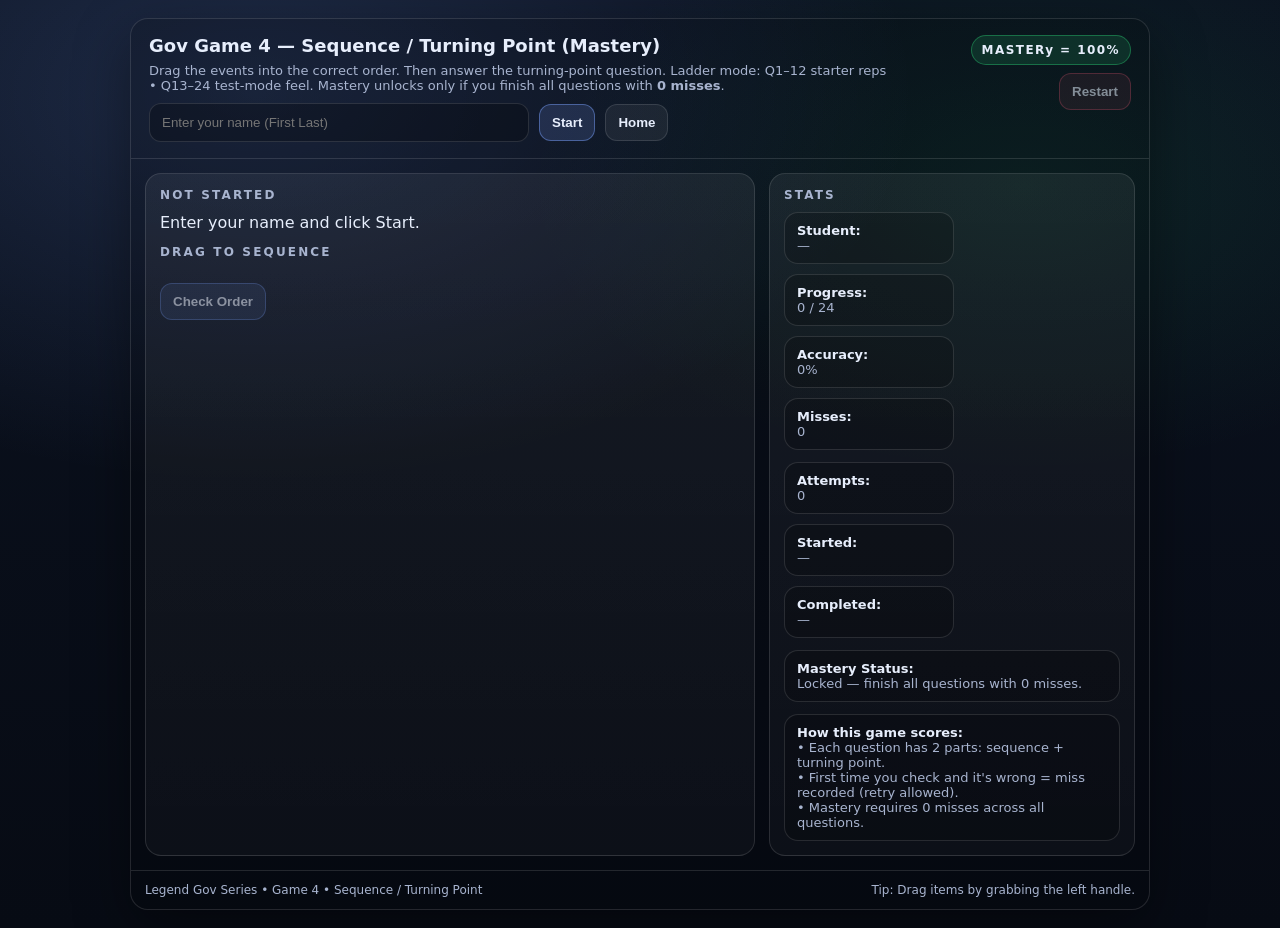
<file: games/gov-4-sequence-turning-point.html>
<!doctype html>
<html lang="en">
<head>
  <meta charset="utf-8"/>
  <meta name="viewport" content="width=device-width,initial-scale=1"/>
  <title>Gov Game 4 — Sequence / Turning Point (Mastery)</title>
  <style>
    :root{
      --bg:#0b1220;
      --text:#e7eefc;
      --muted:#a8b4cf;
      --line:rgba(255,255,255,.12);
      --shadow:0 18px 55px rgba(0,0,0,.40);
      --radius:18px;
      --good:#2bd576;
      --bad:#ff5c7a;
      --warn:#ffd166;
      --accent:#7aa2ff;
      --mono: ui-monospace, SFMono-Regular, Menlo, Monaco, Consolas, "Liberation Mono", "Courier New", monospace;
    }
    *{box-sizing:border-box}
    body{
      margin:0;
      font-family:system-ui,-apple-system,Segoe UI,Roboto,Arial,sans-serif;
      background:
        radial-gradient(1100px 650px at 20% 10%, rgba(122,162,255,.18), transparent 60%),
        radial-gradient(900px 520px at 80% 20%, rgba(43,213,118,.10), transparent 55%),
        linear-gradient(180deg, #0b1220, #070b14);
      color:var(--text);
      min-height:100vh;
      display:flex;
      align-items:center;
      justify-content:center;
      padding:18px;
    }
    .app{
      width:min(1020px, 100%);
      background:rgba(0,0,0,.18);
      border:1px solid var(--line);
      border-radius:var(--radius);
      box-shadow:var(--shadow);
      overflow:hidden;
    }
    header{
      padding:16px 18px;
      border-bottom:1px solid var(--line);
      display:flex;
      align-items:flex-start;
      justify-content:space-between;
      gap:14px;
    }
    h1{margin:0;font-size:18px;line-height:1.2}
    .sub{margin:6px 0 0;color:var(--muted);font-size:13px;max-width:90ch}
    .topRight{
      text-align:right;
      display:flex;
      flex-direction:column;
      gap:8px;
      align-items:flex-end;
    }
    .badge{
      font-size:12px;
      font-weight:800;
      letter-spacing:.12em;
      padding:7px 10px;
      border-radius:999px;
      border:1px solid rgba(43,213,118,.38);
      background:rgba(43,213,118,.14);
      white-space:nowrap;
    }
    .btnRow{display:flex;gap:8px;flex-wrap:wrap;justify-content:flex-end;}
    button{
      border:1px solid var(--line);
      background:rgba(255,255,255,.06);
      color:var(--text);
      padding:10px 12px;
      border-radius:12px;
      cursor:pointer;
      font-weight:700;
    }
    button:hover{ border-color:rgba(122,162,255,.35); }
    button.primary{
      border-color:rgba(122,162,255,.45);
      background:rgba(122,162,255,.16);
    }
    button.danger{
      border-color:rgba(255,92,122,.45);
      background:rgba(255,92,122,.14);
    }
    button:disabled{ opacity:.55; cursor:not-allowed; }

    .grid{
      display:grid;
      grid-template-columns: 1.25fr .75fr;
      gap:14px;
      padding:14px;
    }
    @media (max-width: 900px){
      .grid{ grid-template-columns:1fr; }
      .topRight{ align-items:flex-start; text-align:left; }
      header{ flex-direction:column; }
    }

    .card{
      background:linear-gradient(180deg, rgba(255,255,255,.06), rgba(255,255,255,.03));
      border:1px solid var(--line);
      border-radius:16px;
      padding:14px;
    }
    .kicker{
      font-size:12px;
      letter-spacing:.18em;
      color:var(--muted);
      text-transform:uppercase;
      font-weight:800;
    }
    .stem{ margin-top:10px; font-size:16px; line-height:1.35; }
    .prompt{ margin-top:10px; color:var(--muted); font-size:13px; }

    .drags{
      margin-top:12px;
      display:grid;
      gap:10px;
    }
    .item{
      border:1px solid var(--line);
      background:rgba(0,0,0,.18);
      border-radius:14px;
      padding:12px;
      font-weight:750;
      line-height:1.25;
      display:flex;
      gap:10px;
      align-items:flex-start;
      cursor:grab;
      user-select:none;
    }
    .item:active{cursor:grabbing}
    .handle{
      width:22px; height:22px;
      border-radius:8px;
      border:1px solid var(--line);
      background:rgba(255,255,255,.06);
      display:flex;
      align-items:center;
      justify-content:center;
      font-size:12px;
      color:var(--muted);
      flex:0 0 auto;
      margin-top:1px;
    }

    .msg{
      margin-top:12px;
      padding:12px;
      border-radius:14px;
      border:1px solid var(--line);
      background:rgba(0,0,0,.22);
      display:none;
    }
    .msg.good{ display:block; border-color:rgba(43,213,118,.45); background:rgba(43,213,118,.10); }
    .msg.bad{  display:block; border-color:rgba(255,92,122,.45); background:rgba(255,92,122,.10); }
    .msg.warn{ display:block; border-color:rgba(255,209,102,.45); background:rgba(255,209,102,.10); }
    .msg .title{ font-weight:900; margin-bottom:6px; }

    .sideRow{
      display:flex;
      justify-content:space-between;
      gap:10px;
      flex-wrap:wrap;
      color:var(--muted);
      font-size:13px;
      margin-top:10px;
    }
    .stat{
      background:rgba(0,0,0,.18);
      border:1px solid var(--line);
      border-radius:14px;
      padding:10px 12px;
      min-width: 170px;
    }
    .stat b{ color:var(--text); }

    .nameGate{
      display:flex;
      gap:10px;
      flex-wrap:wrap;
      margin-top:10px;
      align-items:center;
    }
    input{
      width:min(380px,100%);
      padding:11px 12px;
      border-radius:12px;
      border:1px solid var(--line);
      background:rgba(0,0,0,.25);
      color:var(--text);
      outline:none;
    }
    input:focus{ border-color:rgba(122,162,255,.45); }

    .footer{
      padding:12px 14px;
      border-top:1px solid var(--line);
      display:flex;
      justify-content:space-between;
      align-items:center;
      gap:10px;
      flex-wrap:wrap;
      color:var(--muted);
      font-size:12px;
    }
    .codeBox{
      font-family:var(--mono);
      font-size:12px;
      color:var(--text);
      padding:10px 12px;
      border-radius:12px;
      border:1px solid var(--line);
      background:rgba(0,0,0,.25);
      display:none;
      width:100%;
      white-space:pre-wrap;
      word-break:break-word;
    }
    .errBox{
      display:none;
      margin:14px;
      padding:12px 14px;
      border-radius:16px;
      border:1px solid rgba(255,92,122,.55);
      background:rgba(255,92,122,.10);
    }
    .errBox .t{ font-weight:900; margin-bottom:6px; }
    .errBox pre{
      margin:0;
      font-family:var(--mono);
      font-size:12px;
      color:var(--text);
      white-space:pre-wrap;
      word-break:break-word;
    }
  </style>
</head>

<body>
  <div class="app">
    <div class="errBox" id="errBox">
      <div class="t">On-page Error Box</div>
      <pre id="errText"></pre>
    </div>

    <header>
      <div>
        <h1>Gov Game 4 — Sequence / Turning Point (Mastery)</h1>
        <p class="sub">
          Drag the events into the correct order. Then answer the turning-point question. Ladder mode: Q1–12 starter reps • Q13–24 test-mode feel.
          Mastery unlocks only if you finish all questions with <b>0 misses</b>.
        </p>
        <div class="nameGate" id="nameGate">
          <input id="studentName" type="text" placeholder="Enter your name (First Last)" autocomplete="name" />
          <button class="primary" id="btnStart">Start</button>
          <button id="btnHome" onclick="location.href='../index.html'">Home</button>
        </div>
      </div>

      <div class="topRight">
        <div class="badge">MASTERy = 100%</div>
        <div class="btnRow">
          <button id="btnRestart" class="danger" disabled>Restart</button>
        </div>
      </div>
    </header>

    <div class="grid">
      <div class="card">
        <div class="kicker" id="kicker">NOT STARTED</div>
        <div class="stem" id="stem">Enter your name and click Start.</div>
        <div class="prompt" id="prompt"></div>

        <div class="kicker" style="margin-top:12px;">Drag to Sequence</div>
        <div class="drags" id="drags"></div>

        <div style="margin-top:12px; display:flex; gap:10px; flex-wrap:wrap;">
          <button class="primary" id="btnCheckOrder" disabled>Check Order</button>
        </div>

        <div id="turningWrap" style="margin-top:14px; display:none;">
          <div class="kicker">Turning Point</div>
          <div class="prompt" id="turningPrompt"></div>
          <div class="drags" id="turningChoices"></div>
        </div>

        <div class="msg" id="msgBox">
          <div class="title" id="msgTitle"></div>
          <div id="msgBody"></div>
        </div>

        <div class="codeBox" id="codeBox"></div>
      </div>

      <div class="card">
        <div class="kicker">STATS</div>

        <div class="sideRow">
          <div class="stat"><b>Student:</b><br><span id="stName">—</span></div>
          <div class="stat"><b>Progress:</b><br><span id="stProg">0 / 0</span></div>
          <div class="stat"><b>Accuracy:</b><br><span id="stAcc">0%</span></div>
          <div class="stat"><b>Misses:</b><br><span id="stMiss">0</span></div>
        </div>

        <div class="sideRow" style="margin-top:12px;">
          <div class="stat"><b>Attempts:</b><br><span id="stAtt">0</span></div>
          <div class="stat"><b>Started:</b><br><span id="stStart">—</span></div>
          <div class="stat"><b>Completed:</b><br><span id="stEnd">—</span></div>
        </div>

        <div class="sideRow" style="margin-top:12px;">
          <div class="stat" style="min-width:100%;">
            <b>Mastery Status:</b><br>
            <span id="stMastery">Locked — finish all questions with 0 misses.</span>
          </div>
        </div>

        <div class="sideRow" style="margin-top:12px;">
          <div class="stat" style="min-width:100%;">
            <b>How this game scores:</b><br>
            • Each question has 2 parts: sequence + turning point.<br>
            • First time you check and it's wrong = miss recorded (retry allowed).<br>
            • Mastery requires 0 misses across all questions.
          </div>
        </div>
      </div>
    </div>

    <div class="footer">
      <div>Legend Gov Series • Game 4 • Sequence / Turning Point</div>
      <div>Tip: Drag items by grabbing the left handle.</div>
    </div>
  </div>

<script>
(() => {
  // =============================
  // HARDENED ERROR BOX
  // =============================
  const errBox = document.getElementById('errBox');
  const errText = document.getElementById('errText');
  function showError(e){
    errBox.style.display = 'block';
    errText.textContent = (e && e.stack) ? e.stack : String(e);
  }
  window.addEventListener('error', (ev) => showError(ev.error || ev.message));
  window.addEventListener('unhandledrejection', (ev) => showError(ev.reason));

  // =============================
  // QUESTION BANK (24) — sequence (4 items) + turning point MCQ
  // You said "Build Game 4" — I’m shipping a full working build with 24 items.
  // If you want 30 later, say: "Expand Game 4 to 30."
  // =============================
  const questions = [
    // STARTER (1–12)
    {
      id:"G4-001", cs:"CS 4", level:"STARTER",
      stem:"A bill becomes a law through a series of steps.",
      prompt:"Drag the steps into the most common order.",
      items:[
        "Bill introduced and assigned to committee",
        "Committee hearing/markup and amendments",
        "Full chamber vote (House/Senate)",
        "Executive action (sign/veto) after both chambers pass"
      ],
      order:[0,1,2,3],
      turningPrompt:"Which step is MOST likely to be a turning point where major changes to the bill are made?",
      turningChoices:[
        "Bill introduced and assigned to committee",
        "Committee hearing/markup and amendments",
        "Full chamber vote (House/Senate)",
        "Executive action (sign/veto)"
      ],
      turningAnswerIndex:1,
      explanation:"Committees often shape bills through hearings, expert testimony, and amendments—this is where major revisions commonly happen.",
      hint:"Where do amendments and negotiations usually occur?"
    },
    {
      id:"G4-002", cs:"CS 18", level:"STARTER",
      stem:"Public policy often develops from issue → proposal → decision.",
      prompt:"Drag the sequence into a logical policy-making order.",
      items:[
        "A public problem is identified",
        "Possible solutions are proposed and debated",
        "Decision-makers choose a policy option",
        "The policy is implemented and evaluated"
      ],
      order:[0,1,2,3],
      turningPrompt:"Which stage is MOST likely to involve weighing costs/benefits and tradeoffs?",
      turningChoices:[
        "A public problem is identified",
        "Possible solutions are proposed and debated",
        "Decision-makers choose a policy option",
        "The policy is implemented and evaluated"
      ],
      turningAnswerIndex:1,
      explanation:"Tradeoffs and cost/benefit thinking usually appear most clearly during proposal/debate as options are compared.",
      hint:"Which stage compares multiple options?"
    },
    {
      id:"G4-003", cs:"CS 1", level:"STARTER",
      stem:"A student group wants to influence a city policy decision.",
      prompt:"Drag the actions into an effective civic-action order.",
      items:[
        "Identify who has authority to decide the issue",
        "Gather evidence/credible sources about the problem",
        "Contact officials / speak at a public meeting",
        "Follow up and monitor the decision and impact"
      ],
      order:[0,1,2,3],
      turningPrompt:"Which step is MOST likely to determine whether the group targets the correct decision-makers?",
      turningChoices:[
        "Identify who has authority to decide the issue",
        "Gather evidence/credible sources about the problem",
        "Contact officials / speak at a public meeting",
        "Follow up and monitor the decision and impact"
      ],
      turningAnswerIndex:0,
      explanation:"If you target the wrong authority level, even strong arguments may not lead to policy change.",
      hint:"Authority first."
    },
    {
      id:"G4-004", cs:"CS 3", level:"STARTER",
      stem:"A reader is trying to verify a political claim online.",
      prompt:"Drag the evaluation steps into the best order.",
      items:[
        "Check for the claim’s original source",
        "Cross-check with multiple credible outlets",
        "Look for evidence/data supporting the claim",
        "Decide whether the claim is reliable"
      ],
      order:[0,1,2,3],
      turningPrompt:"Which step is the key turning point that separates opinion from credible reporting?",
      turningChoices:[
        "Check for the claim’s original source",
        "Cross-check with multiple credible outlets",
        "Look for evidence/data supporting the claim",
        "Decide whether the claim is reliable"
      ],
      turningAnswerIndex:2,
      explanation:"Evidence is the hinge: without verifiable support, a claim is just an assertion.",
      hint:"What makes a claim testable/verify-able?"
    },
    {
      id:"G4-005", cs:"CS 5", level:"STARTER",
      stem:"A federal law conflicts with a state law.",
      prompt:"Drag the reasoning into the correct constitutional sequence.",
      items:[
        "Determine whether the federal law is constitutional",
        "Compare the federal law and the state law for conflict",
        "Apply the Supremacy Clause if there is a conflict",
        "Follow the law that is supreme in the conflict"
      ],
      order:[0,1,2,3],
      turningPrompt:"Which step is MOST important before the Supremacy Clause applies?",
      turningChoices:[
        "Determine whether the federal law is constitutional",
        "Compare the federal law and the state law for conflict",
        "Apply the Supremacy Clause if there is a conflict",
        "Follow the law that is supreme in the conflict"
      ],
      turningAnswerIndex:0,
      explanation:"Supremacy applies to valid (constitutional) federal law; constitutionality is the gateway question.",
      hint:"Supremacy depends on validity."
    },
    {
      id:"G4-006", cs:"CS 6", level:"STARTER",
      stem:"Ratification debates shaped adoption of the Bill of Rights.",
      prompt:"Drag the historical logic into sequence.",
      items:[
        "Anti-Federalists warn about a strong central government",
        "Calls increase for explicit protections of liberties",
        "Federalists promise amendments to secure ratification",
        "Bill of Rights is added to the Constitution"
      ],
      order:[0,1,2,3],
      turningPrompt:"Which moment is the turning point that helps ratification move forward?",
      turningChoices:[
        "Anti-Federalists warn about a strong central government",
        "Calls increase for explicit protections of liberties",
        "Federalists promise amendments to secure ratification",
        "Bill of Rights is added to the Constitution"
      ],
      turningAnswerIndex:2,
      explanation:"The promise to add amendments helped win support for ratification even before the Bill of Rights existed.",
      hint:"What changed minds before the rights were added?"
    },
    {
      id:"G4-007", cs:"CS 7", level:"STARTER",
      stem:"Constitutional government changes over time.",
      prompt:"Drag the sequence showing how a Supreme Court decision can change practice.",
      items:[
        "A constitutional dispute reaches the courts",
        "The Supreme Court interprets constitutional language",
        "The ruling sets precedent for future cases",
        "Government practices change to follow the precedent"
      ],
      order:[0,1,2,3],
      turningPrompt:"Which step is the turning point that creates a rule for later cases?",
      turningChoices:[
        "A constitutional dispute reaches the courts",
        "The Supreme Court interprets constitutional language",
        "The ruling sets precedent for future cases",
        "Government practices change to follow the precedent"
      ],
      turningAnswerIndex:2,
      explanation:"Precedent is what makes the decision lasting and broadly influential.",
      hint:"Which step affects the future, not just this case?"
    },
    {
      id:"G4-008", cs:"CS 8", level:"STARTER",
      stem:"A criminal case involves multiple constitutional protections.",
      prompt:"Drag the steps in a typical criminal justice sequence.",
      items:[
        "Police investigation and evidence gathering",
        "Arrest/charges filed",
        "Trial with rights like counsel, jury, confrontation",
        "Verdict and sentencing"
      ],
      order:[0,1,2,3],
      turningPrompt:"Which phase is the turning point for Sixth Amendment trial rights?",
      turningChoices:[
        "Police investigation and evidence gathering",
        "Arrest/charges filed",
        "Trial with rights like counsel, jury, confrontation",
        "Verdict and sentencing"
      ],
      turningAnswerIndex:2,
      explanation:"The Sixth Amendment is primarily about trial protections—counsel, jury, confrontation, and speedy/public trial.",
      hint:"Which phase is literally the trial?"
    },
    {
      id:"G4-009", cs:"CS 9–10", level:"STARTER",
      stem:"Presidential elections involve state and national processes.",
      prompt:"Drag the election sequence into the typical order.",
      items:[
        "Voters cast ballots in the states",
        "States allocate electoral votes based on results",
        "Electors vote for president",
        "Electoral votes are counted to determine the winner"
      ],
      order:[0,1,2,3],
      turningPrompt:"Which step is the turning point that translates state results into the outcome?",
      turningChoices:[
        "Voters cast ballots in the states",
        "States allocate electoral votes based on results",
        "Electors vote for president",
        "Electoral votes are counted to determine the winner"
      ],
      turningAnswerIndex:1,
      explanation:"Allocation rules (often winner-take-all) convert state vote results into electoral votes that determine the election.",
      hint:"Where does the vote become electoral votes?"
    },
    {
      id:"G4-010", cs:"CS 11", level:"STARTER",
      stem:"Voting rights expanded through constitutional amendments and laws.",
      prompt:"Drag the logic into order showing how change happens.",
      items:[
        "A group is denied equal participation",
        "Public pressure and political debate increase",
        "A reform is adopted (amendment or law)",
        "Participation and representation expand"
      ],
      order:[0,1,2,3],
      turningPrompt:"Which step is the turning point that changes the rules of participation?",
      turningChoices:[
        "A group is denied equal participation",
        "Public pressure and political debate increase",
        "A reform is adopted (amendment or law)",
        "Participation and representation expand"
      ],
      turningAnswerIndex:2,
      explanation:"Legal reform is the pivot—rules change, enabling expanded participation.",
      hint:"Which step changes the rules?"
    },
    {
      id:"G4-011", cs:"CS 20", level:"STARTER",
      stem:"Fiscal policy is used to respond to economic conditions.",
      prompt:"Drag the fiscal-policy logic into order.",
      items:[
        "Leaders identify an economic problem (recession or inflation)",
        "Congress debates taxing/spending options",
        "A budget/tax change is passed and signed",
        "Economic effects appear over time (demand, jobs, prices)"
      ],
      order:[0,1,2,3],
      turningPrompt:"Which step is the turning point where fiscal policy is officially enacted?",
      turningChoices:[
        "Leaders identify an economic problem (recession or inflation)",
        "Congress debates taxing/spending options",
        "A budget/tax change is passed and signed",
        "Economic effects appear over time (demand, jobs, prices)"
      ],
      turningAnswerIndex:2,
      explanation:"The policy becomes real when tax/spending changes are enacted through the legislative process and executive approval.",
      hint:"When does it become law?"
    },
    {
      id:"G4-012", cs:"CS 21", level:"STARTER",
      stem:"Monetary policy is used to influence the economy.",
      prompt:"Drag the monetary-policy action chain into order.",
      items:[
        "Economic indicators show inflation or recession risk",
        "The Federal Reserve chooses a policy tool",
        "Rates/money supply conditions change",
        "Borrowing/spending shifts and the economy responds"
      ],
      order:[0,1,2,3],
      turningPrompt:"Which step is the turning point where the Fed makes the key policy decision?",
      turningChoices:[
        "Economic indicators show inflation or recession risk",
        "The Federal Reserve chooses a policy tool",
        "Rates/money supply conditions change",
        "Borrowing/spending shifts and the economy responds"
      ],
      turningAnswerIndex:1,
      explanation:"The pivotal moment is the Fed choosing tools (rates/open market operations) in response to conditions.",
      hint:"Where is the decision made?"
    },

    // TEST MODE (13–24)
    {
      id:"G4-013", cs:"CS 4", level:"TEST",
      stem:"A bill is proposed and faces multiple procedural steps.",
      prompt:"Drag the sequence into the most common order in a bicameral legislature.",
      items:[
        "Bill passes one chamber",
        "Bill is considered by the other chamber",
        "Conference/reconciliation if versions differ",
        "Final approval then executive action"
      ],
      order:[0,1,2,3],
      turningPrompt:"Which step is most likely the turning point if the House and Senate pass different versions?",
      turningChoices:[
        "Bill passes one chamber",
        "Bill is considered by the other chamber",
        "Conference/reconciliation if versions differ",
        "Final approval then executive action"
      ],
      turningAnswerIndex:2,
      explanation:"When versions differ, conference/reconciliation is where major negotiation occurs to produce one final bill.",
      hint:"Where do differences get resolved?"
    },
    {
      id:"G4-014", cs:"CS 18", level:"TEST",
      stem:"A policy issue becomes controversial after a major event.",
      prompt:"Drag the policy cycle into order as the issue rises on the agenda.",
      items:[
        "Focusing event increases attention",
        "Officials place issue on the agenda",
        "Policy options are debated and refined",
        "Decision/implementation follows"
      ],
      order:[0,1,2,3],
      turningPrompt:"Which stage is the turning point where officials decide the issue is urgent enough to address?",
      turningChoices:[
        "Focusing event increases attention",
        "Officials place issue on the agenda",
        "Policy options are debated and refined",
        "Decision/implementation follows"
      ],
      turningAnswerIndex:1,
      explanation:"Agenda-setting is the key pivot: it determines whether the issue moves from concern to official action.",
      hint:"Which step turns attention into action?"
    },
    {
      id:"G4-015", cs:"CS 3", level:"TEST",
      stem:"A claim spreads rapidly online after a breaking-news event.",
      prompt:"Drag the verification process into the most effective order.",
      items:[
        "Pause and identify what exactly is being claimed",
        "Check primary sources or official documents",
        "Cross-check with multiple credible outlets",
        "Share/accept only if evidence supports the claim"
      ],
      order:[0,1,2,3],
      turningPrompt:"Which step is the turning point that prevents misinformation from spreading?",
      turningChoices:[
        "Pause and identify what exactly is being claimed",
        "Check primary sources or official documents",
        "Cross-check with multiple credible outlets",
        "Share/accept only if evidence supports the claim"
      ],
      turningAnswerIndex:1,
      explanation:"Primary sources are the most direct evidence; checking them is the strongest brake on misinformation.",
      hint:"Go closest to the original evidence."
    },
    {
      id:"G4-016", cs:"CS 5", level:"TEST",
      stem:"A president vetoes a bill passed by Congress.",
      prompt:"Drag the sequence that can follow into order.",
      items:[
        "President issues veto",
        "Congress considers whether to override",
        "If override succeeds, bill becomes law",
        "If override fails, bill does not become law"
      ],
      order:[0,1,2,3],
      turningPrompt:"Which step is the turning point that can reverse the veto’s effect?",
      turningChoices:[
        "President issues veto",
        "Congress considers whether to override",
        "If override succeeds, bill becomes law",
        "If override fails, bill does not become law"
      ],
      turningAnswerIndex:1,
      explanation:"The override vote is the decisive check—Congress can still enact the law if it meets the threshold.",
      hint:"Which step determines whether veto stands?"
    },
    {
      id:"G4-017", cs:"CS 8", level:"TEST",
      stem:"A court evaluates a search conducted without a warrant.",
      prompt:"Drag the legal analysis into order.",
      items:[
        "Identify the search/seizure at issue",
        "Ask whether probable cause existed",
        "Ask whether a warrant or valid exception applies",
        "Determine whether the search was reasonable"
      ],
      order:[0,1,2,3],
      turningPrompt:"Which step is the turning point that often decides the case?",
      turningChoices:[
        "Identify the search/seizure at issue",
        "Ask whether probable cause existed",
        "Ask whether a warrant or valid exception applies",
        "Determine whether the search was reasonable"
      ],
      turningAnswerIndex:2,
      explanation:"Many Fourth Amendment cases turn on whether a warrant was required and whether a valid exception existed.",
      hint:"Warrant vs exception is often the hinge."
    },
    {
      id:"G4-018", cs:"CS 9", level:"TEST",
      stem:"State and federal authority overlap in a federal system.",
      prompt:"Drag the federalism reasoning into order.",
      items:[
        "Identify the level(s) of government involved",
        "Determine enumerated/constitutional authority",
        "Look for conflict between state and federal action",
        "Apply supremacy or reserved powers as appropriate"
      ],
      order:[0,1,2,3],
      turningPrompt:"Which step is the turning point for deciding which level has final authority in a conflict?",
      turningChoices:[
        "Identify the level(s) of government involved",
        "Determine enumerated/constitutional authority",
        "Look for conflict between state and federal action",
        "Apply supremacy or reserved powers as appropriate"
      ],
      turningAnswerIndex:3,
      explanation:"Supremacy/reserved powers application determines which authority controls once facts and conflict are established.",
      hint:"Which step applies the rule?"
    },
    {
      id:"G4-019", cs:"CS 10", level:"TEST",
      stem:"An election is decided by the Electoral College.",
      prompt:"Drag the outcome reasoning into order.",
      items:[
        "State results are certified",
        "Electoral votes are allocated",
        "Electors cast votes",
        "Votes are tallied to determine the winner"
      ],
      order:[0,1,2,3],
      turningPrompt:"Which step is the turning point that can cause a popular-vote/electoral-vote mismatch?",
      turningChoices:[
        "State results are certified",
        "Electoral votes are allocated",
        "Electors cast votes",
        "Votes are tallied to determine the winner"
      ],
      turningAnswerIndex:1,
      explanation:"Allocation rules translate state outcomes into electoral totals; that translation can differ from national popular totals.",
      hint:"Where does translation happen?"
    },
    {
      id:"G4-020", cs:"CS 13", level:"TEST",
      stem:"An interest group wants to influence a bill’s language.",
      prompt:"Drag the influence strategy into the most effective order.",
      items:[
        "Identify relevant committees and key legislators",
        "Provide research/arguments and propose specific language",
        "Mobilize members/constituents to contact decision-makers",
        "Adjust strategy based on feedback and votes"
      ],
      order:[0,1,2,3],
      turningPrompt:"Which step is the turning point that most directly changes the bill’s content?",
      turningChoices:[
        "Identify relevant committees and key legislators",
        "Provide research/arguments and propose specific language",
        "Mobilize members/constituents to contact decision-makers",
        "Adjust strategy based on feedback and votes"
      ],
      turningAnswerIndex:1,
      explanation:"Proposing and negotiating specific language is the most direct path to changing the bill’s content.",
      hint:"Which action changes text?"
    },
    {
      id:"G4-021", cs:"CS 18–19", level:"TEST",
      stem:"A controversial policy faces strong public support and opposition.",
      prompt:"Drag the policy interaction sequence into order.",
      items:[
        "Media coverage increases public awareness",
        "Officials receive pressure and testimony",
        "Policy proposals are revised through compromise",
        "A final decision is made"
      ],
      order:[0,1,2,3],
      turningPrompt:"Which step is the turning point where outcomes most often shift?",
      turningChoices:[
        "Media coverage increases public awareness",
        "Officials receive pressure and testimony",
        "Policy proposals are revised through compromise",
        "A final decision is made"
      ],
      turningAnswerIndex:2,
      explanation:"Outcomes often shift when proposals are revised—compromise can change who supports the policy and what it contains.",
      hint:"Where do revisions happen?"
    },
    {
      id:"G4-022", cs:"CS 20", level:"TEST",
      stem:"Leaders debate responses to inflation.",
      prompt:"Drag the fiscal-policy pathway into order.",
      items:[
        "Inflation rises and purchasing power falls",
        "Officials consider reducing demand through taxing/spending changes",
        "A fiscal package is enacted",
        "Demand and prices adjust over time"
      ],
      order:[0,1,2,3],
      turningPrompt:"Which step is the turning point where fiscal policy moves from debate to action?",
      turningChoices:[
        "Inflation rises and purchasing power falls",
        "Officials consider reducing demand through taxing/spending changes",
        "A fiscal package is enacted",
        "Demand and prices adjust over time"
      ],
      turningAnswerIndex:2,
      explanation:"Enactment is the key pivot—until a package is passed/signed, it’s only a proposal.",
      hint:"When is it actually implemented?"
    },
    {
      id:"G4-023", cs:"CS 21", level:"TEST",
      stem:"The Federal Reserve responds to recession risk.",
      prompt:"Drag the monetary-policy impact chain into order.",
      items:[
        "Fed lowers policy rates / eases conditions",
        "Borrowing becomes cheaper",
        "Businesses/consumers increase spending/investment",
        "Economic activity rises over time"
      ],
      order:[0,1,2,3],
      turningPrompt:"Which step is the turning point action taken directly by the Federal Reserve?",
      turningChoices:[
        "Fed lowers policy rates / eases conditions",
        "Borrowing becomes cheaper",
        "Businesses/consumers increase spending/investment",
        "Economic activity rises over time"
      ],
      turningAnswerIndex:0,
      explanation:"The Fed’s direct action is changing monetary conditions; downstream steps are effects on borrowing and spending.",
      hint:"Which step is the Fed's action?"
    },
    {
      id:"G4-024", cs:"CS 7", level:"TEST",
      stem:"An amendment is proposed and ratified.",
      prompt:"Drag the amendment process into the most common order.",
      items:[
        "Proposal by Congress or convention",
        "Ratification by states",
        "Amendment becomes part of Constitution",
        "Government practice adjusts to new rule"
      ],
      order:[0,1,2,3],
      turningPrompt:"Which step is the turning point that makes the amendment officially binding?",
      turningChoices:[
        "Proposal by Congress or convention",
        "Ratification by states",
        "Amendment becomes part of Constitution",
        "Government practice adjusts to new rule"
      ],
      turningAnswerIndex:1,
      explanation:"Ratification is the threshold step required for an amendment to take effect.",
      hint:"Which step hits the constitutional requirement?"
    }
  ];

  // =============================
  // ELEMENTS
  // =============================
  const elStudentName = document.getElementById('studentName');
  const btnStart = document.getElementById('btnStart');
  const btnRestart = document.getElementById('btnRestart');

  const elKicker = document.getElementById('kicker');
  const elStem = document.getElementById('stem');
  const elPrompt = document.getElementById('prompt');

  const elDrags = document.getElementById('drags');
  const btnCheckOrder = document.getElementById('btnCheckOrder');

  const turningWrap = document.getElementById('turningWrap');
  const turningPrompt = document.getElementById('turningPrompt');
  const turningChoices = document.getElementById('turningChoices');

  const elMsgBox = document.getElementById('msgBox');
  const elMsgTitle = document.getElementById('msgTitle');
  const elMsgBody = document.getElementById('msgBody');

  const stName = document.getElementById('stName');
  const stProg = document.getElementById('stProg');
  const stAcc  = document.getElementById('stAcc');
  const stMiss = document.getElementById('stMiss');
  const stAtt  = document.getElementById('stAtt');
  const stStart= document.getElementById('stStart');
  const stEnd  = document.getElementById('stEnd');
  const stMastery = document.getElementById('stMastery');

  const elCodeBox = document.getElementById('codeBox');

  // =============================
  // STATE
  // =============================
  let startISO=null, endISO=null;
  let idx=0, attempts=0, solved=0, misses=0;

  const perQ = questions.map(()=>({
    checkedOnce:false,
    missed:false,
    solved:false,
    turningAnswered:false
  }));

  // current draggable order (indices)
  let currentOrder = [];
  let dragFrom = null;

  function fmt(tsISO){
    if(!tsISO) return "—";
    const d = new Date(tsISO);
    return d.toLocaleString(undefined, { year:'numeric', month:'2-digit', day:'2-digit', hour:'2-digit', minute:'2-digit' });
  }
  function hashString(s){
    let h = 2166136261;
    for(let i=0;i<s.length;i++){ h ^= s.charCodeAt(i); h = Math.imul(h, 16777619); }
    return (h>>>0).toString(16).toUpperCase();
  }

  function setMsg(kind,title,body){
    elMsgBox.className = `msg ${kind}`;
    elMsgTitle.textContent = title;
    elMsgBody.textContent = body;
    elMsgBox.style.display = "block";
  }
  function clearMsg(){
    elMsgBox.className="msg";
    elMsgTitle.textContent="";
    elMsgBody.textContent="";
    elMsgBox.style.display="none";
  }

  function updateStats(){
    stName.textContent = elStudentName.value.trim() || "—";
    stProg.textContent = `${Math.min(solved, questions.length)} / ${questions.length}`;
    const acc = attempts ? Math.round((solved/attempts)*100) : 0;
    stAcc.textContent = `${acc}%`;
    stMiss.textContent = String(misses);
    stAtt.textContent = String(attempts);
    stStart.textContent = fmt(startISO);
    stEnd.textContent = fmt(endISO);

    const allSolved = perQ.every(x=>x.solved);
    const mastery = allSolved && misses===0;
    if(mastery){
      stMastery.textContent = "UNLOCKED — 100% mastery achieved. Use the Submit Code.";
      stMastery.style.color = "var(--good)";
    } else {
      stMastery.textContent = "Locked — finish all questions with 0 misses.";
      stMastery.style.color = "var(--muted)";
    }

    if(mastery && endISO){
      const name = elStudentName.value.trim();
      const payload = `${name}|${startISO}|${endISO}|A${attempts}|S${solved}|M${misses}`;
      const code = `GOV4-${hashString(payload)}-${attempts}${solved}${misses}`;
      elCodeBox.style.display="block";
      elCodeBox.textContent =
        `✅ SUBMIT CODE (copy/paste)\n\n` +
        `Name: ${name}\nStarted: ${fmt(startISO)}\nCompleted: ${fmt(endISO)}\nAccuracy: 100%\n\n` +
        `${code}\n\n` +
        `Note: If the code is missing, mastery is NOT complete.`;
    } else {
      elCodeBox.style.display="none";
      elCodeBox.textContent="";
    }
  }

  function shuffleIndices(n){
    const a = [...Array(n).keys()];
    for(let i=a.length-1;i>0;i--){
      const j = Math.floor(Math.random()*(i+1));
      [a[i],a[j]] = [a[j],a[i]];
    }
    return a;
  }

  function renderDrags(){
    elDrags.innerHTML = "";
    const q = questions[idx];

    currentOrder.forEach((itemIdx, pos)=>{
      const div = document.createElement('div');
      div.className = "item";
      div.draggable = true;
      div.dataset.pos = String(pos);

      const h = document.createElement('div');
      h.className = "handle";
      h.textContent = "≡";
      div.appendChild(h);

      const t = document.createElement('div');
      t.textContent = q.items[itemIdx];
      div.appendChild(t);

      div.addEventListener('dragstart', (e)=>{
        dragFrom = pos;
        e.dataTransfer.setData("text/plain", String(pos));
      });
      div.addEventListener('dragover', (e)=>e.preventDefault());
      div.addEventListener('drop', (e)=>{
        e.preventDefault();
        const from = Number(e.dataTransfer.getData("text/plain"));
        const to = pos;
        if(Number.isNaN(from) || from===to) return;
        const tmp = currentOrder[from];
        currentOrder[from] = currentOrder[to];
        currentOrder[to] = tmp;
        renderDrags();
      });

      elDrags.appendChild(div);
    });
  }

  function renderTurning(){
    const q = questions[idx];
    turningPrompt.textContent = q.turningPrompt;
    turningChoices.innerHTML = "";

    q.turningChoices.forEach((c,i)=>{
      const b = document.createElement('button');
      b.type="button";
      b.className="choiceBtn";
      b.textContent = `${String.fromCharCode(65+i)}. ${c}`;
      b.addEventListener('click', ()=>answerTurning(i));
      turningChoices.appendChild(b);
    });
  }

  function renderQuestion(){
    clearMsg();
    turningWrap.style.display = "none";
    btnCheckOrder.disabled = false;

    const q = questions[idx];
    const tag = (idx < 12) ? "STARTER" : "TEST MODE";
    elKicker.textContent = `${tag} • ${q.cs} • SEQUENCE • Question ${idx+1} of ${questions.length}`;
    elStem.textContent = q.stem;
    elPrompt.textContent = q.prompt;

    currentOrder = shuffleIndices(q.items.length);
    renderDrags();

    updateStats();
  }

  function checkOrder(){
    const q = questions[idx];
    const pq = perQ[idx];

    // attempt counts once per question when first checking order
    if(!pq.checkedOnce){
      attempts++;
      pq.checkedOnce = true;
    }

    // evaluate sequence correctness
    const isSeqCorrect = currentOrder.every((itemIdx, pos)=> itemIdx === q.order[pos]);

    if(!isSeqCorrect){
      if(!pq.missed){
        pq.missed = true;
        misses++;
      }
      setMsg("bad","Sequence Not Correct", `Hint: ${q.hint}`);
      updateStats();
      return;
    }

    // sequence correct -> move to turning point
    setMsg("good","Sequence Correct", "Now answer the turning-point question.");
    turningWrap.style.display = "block";
    renderTurning();
    updateStats();
  }

  function answerTurning(choiceIndex){
    const q = questions[idx];
    const pq = perQ[idx];

    const isCorrect = (choiceIndex === q.turningAnswerIndex);

    if(isCorrect){
      pq.turningAnswered = true;
      if(!pq.solved){
        pq.solved = true;
        solved++;
      }

      if(pq.missed){
        setMsg("good","Correct", "Moving to the next question.");
        updateStats();
        setTimeout(nextQuestion, 250);
        return;
      }

      setMsg("good","Correct (First Try)", q.explanation);
      updateStats();
      setTimeout(nextQuestion, 3000);
      return;
    }

    if(!pq.missed){
      pq.missed = true;
      misses++;
    }
    setMsg("bad","Not Yet", `Hint: ${q.hint}`);
    updateStats();
  }

  function nextQuestion(){
    if(idx < questions.length - 1){
      idx++;
      renderQuestion();
      return;
    }
    endISO = new Date().toISOString();
    const allSolved = perQ.every(x=>x.solved);
    if(allSolved && misses===0){
      setMsg("good","Mastery reached (100%)","You finished every question with zero misses. Copy the Submit Code below.");
    } else {
      setMsg("warn","End reached — Mastery NOT achieved",
        `You finished the set, but you had ${misses} miss(es). Restart for a perfect run (0 misses).`);
    }
    updateStats();
  }

  function startGame(){
    const name = elStudentName.value.trim();
    if(name.length < 2){
      setMsg("warn","Name Required","Please enter your name to begin.");
      return;
    }

    startISO = new Date().toISOString();
    endISO = null;

    btnRestart.disabled = false;
    btnRestart.onclick = () => location.reload();

    elStudentName.disabled = true;
    btnStart.disabled = true;

    idx=0; attempts=0; solved=0; misses=0;
    for(const pq of perQ){
      pq.checkedOnce=false; pq.missed=false; pq.solved=false; pq.turningAnswered=false;
    }

    renderQuestion();
  }

  btnStart.addEventListener('click', startGame);
  elStudentName.addEventListener('keydown', (e)=>{ if(e.key === 'Enter') startGame(); });

  btnCheckOrder.addEventListener('click', checkOrder);

  updateStats();
})();
</script>
</body>
</html>
</file>
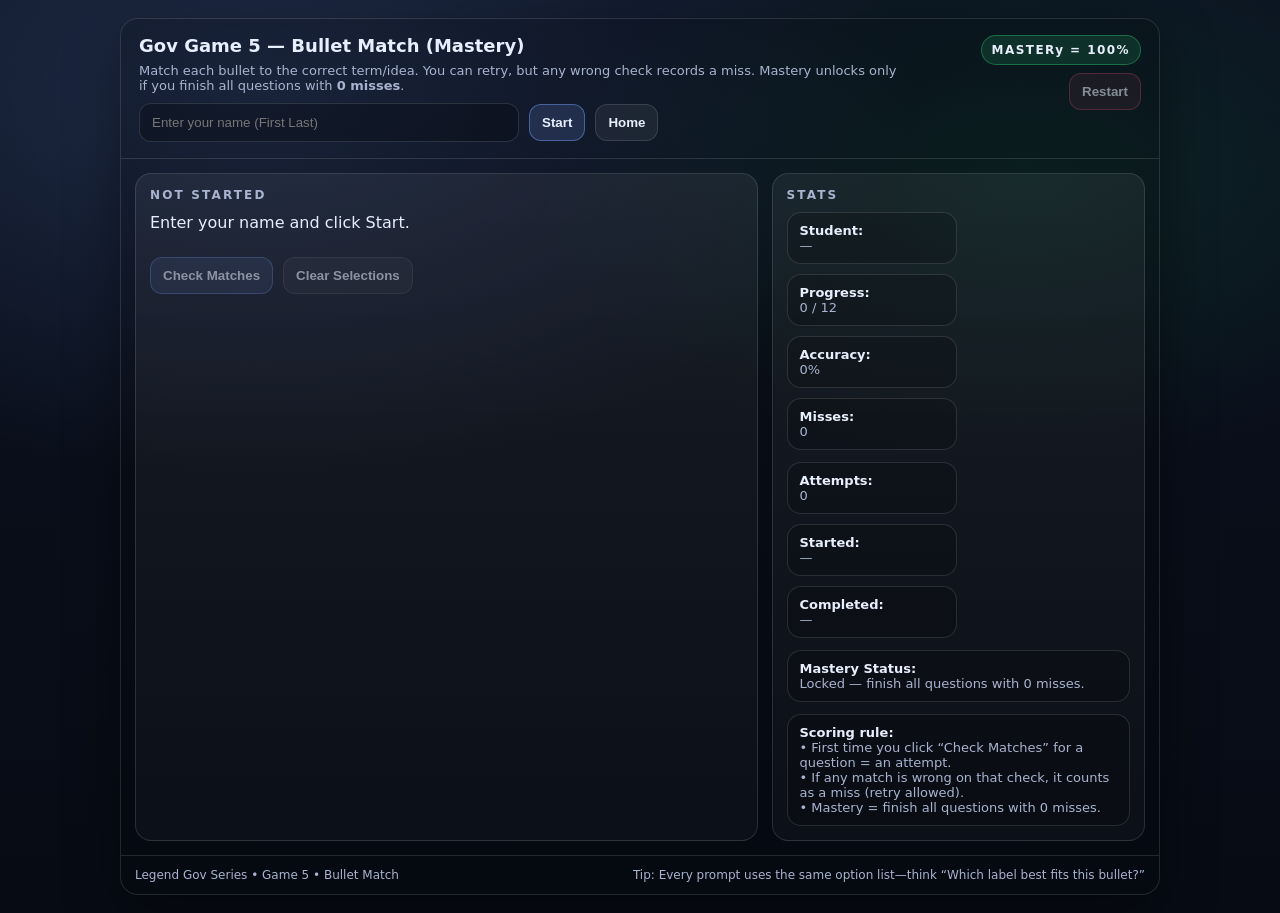
<file: games/gov-5-bullet-match.html>
<!doctype html>
<html lang="en">
<head>
  <meta charset="utf-8"/>
  <meta name="viewport" content="width=device-width,initial-scale=1"/>
  <title>Gov Game 5 — Bullet Match (Mastery)</title>

  <style>
    :root{
      --bg:#0b1220;
      --text:#e7eefc;
      --muted:#a8b4cf;
      --line:rgba(255,255,255,.12);
      --shadow:0 18px 55px rgba(0,0,0,.40);
      --radius:18px;
      --good:#2bd576;
      --bad:#ff5c7a;
      --warn:#ffd166;
      --accent:#7aa2ff;
      --mono: ui-monospace, SFMono-Regular, Menlo, Monaco, Consolas, "Liberation Mono", "Courier New", monospace;
    }
    *{box-sizing:border-box}
    body{
      margin:0;
      font-family:system-ui,-apple-system,Segoe UI,Roboto,Arial,sans-serif;
      background:
        radial-gradient(1100px 650px at 20% 10%, rgba(122,162,255,.18), transparent 60%),
        radial-gradient(900px 520px at 80% 20%, rgba(43,213,118,.10), transparent 55%),
        linear-gradient(180deg, #0b1220, #070b14);
      color:var(--text);
      min-height:100vh;
      display:flex;
      align-items:center;
      justify-content:center;
      padding:18px;
    }
    .app{
      width:min(1040px, 100%);
      background:rgba(0,0,0,.18);
      border:1px solid var(--line);
      border-radius:var(--radius);
      box-shadow:var(--shadow);
      overflow:hidden;
    }
    header{
      padding:16px 18px;
      border-bottom:1px solid var(--line);
      display:flex;
      align-items:flex-start;
      justify-content:space-between;
      gap:14px;
    }
    h1{margin:0;font-size:18px;line-height:1.2}
    .sub{margin:6px 0 0;color:var(--muted);font-size:13px;max-width:92ch}
    .topRight{
      text-align:right;
      display:flex;
      flex-direction:column;
      gap:8px;
      align-items:flex-end;
    }
    .badge{
      font-size:12px;
      font-weight:800;
      letter-spacing:.12em;
      padding:7px 10px;
      border-radius:999px;
      border:1px solid rgba(43,213,118,.38);
      background:rgba(43,213,118,.14);
      white-space:nowrap;
    }
    .btnRow{display:flex;gap:8px;flex-wrap:wrap;justify-content:flex-end;}
    button{
      border:1px solid var(--line);
      background:rgba(255,255,255,.06);
      color:var(--text);
      padding:10px 12px;
      border-radius:12px;
      cursor:pointer;
      font-weight:700;
    }
    button:hover{ border-color:rgba(122,162,255,.35); }
    button.primary{
      border-color:rgba(122,162,255,.45);
      background:rgba(122,162,255,.16);
    }
    button.danger{
      border-color:rgba(255,92,122,.45);
      background:rgba(255,92,122,.14);
    }
    button:disabled{ opacity:.55; cursor:not-allowed; }

    .grid{
      display:grid;
      grid-template-columns: 1.25fr .75fr;
      gap:14px;
      padding:14px;
    }
    @media (max-width: 940px){
      .grid{ grid-template-columns:1fr; }
      .topRight{ align-items:flex-start; text-align:left; }
      header{ flex-direction:column; }
    }

    .card{
      background:linear-gradient(180deg, rgba(255,255,255,.06), rgba(255,255,255,.03));
      border:1px solid var(--line);
      border-radius:16px;
      padding:14px;
    }
    .kicker{
      font-size:12px;
      letter-spacing:.18em;
      color:var(--muted);
      text-transform:uppercase;
      font-weight:800;
    }
    .stem{ margin-top:10px; font-size:16px; line-height:1.35; }
    .prompt{ margin-top:10px; color:var(--muted); font-size:13px; }

    .matchBox{
      margin-top:12px;
      display:grid;
      gap:10px;
    }
    .pair{
      display:grid;
      grid-template-columns: 1fr 260px;
      gap:10px;
      align-items:stretch;
      padding:12px;
      border-radius:14px;
      border:1px solid var(--line);
      background:rgba(0,0,0,.18);
    }
    @media (max-width: 700px){
      .pair{ grid-template-columns:1fr; }
    }
    .leftTxt{ font-weight:750; line-height:1.25; }

    /* ✅ DROPDOWN READABILITY FIX (Chrome/Windows) */
    select{
      width:100%;
      padding:11px 12px;
      border-radius:12px;
      border:1px solid var(--line);
      background:rgba(0,0,0,.25);
      color:var(--text);
      outline:none;
      font-weight:700;
      appearance:auto;
      -webkit-appearance:menulist;
      -moz-appearance:menulist;
      color-scheme:dark;
    }
    select:focus{ border-color:rgba(122,162,255,.45); }
    select option{
      background:#0b1220;
      color:#e7eefc;
    }

    .actions{
      margin-top:12px;
      display:flex;
      gap:10px;
      flex-wrap:wrap;
      align-items:center;
    }

    .msg{
      margin-top:12px;
      padding:12px;
      border-radius:14px;
      border:1px solid var(--line);
      background:rgba(0,0,0,.22);
      display:none;
    }
    .msg.good{ display:block; border-color:rgba(43,213,118,.45); background:rgba(43,213,118,.10); }
    .msg.bad{  display:block; border-color:rgba(255,92,122,.45); background:rgba(255,92,122,.10); }
    .msg.warn{ display:block; border-color:rgba(255,209,102,.45); background:rgba(255,209,102,.10); }
    .msg .title{ font-weight:900; margin-bottom:6px; }

    .sideRow{
      display:flex;
      justify-content:space-between;
      gap:10px;
      flex-wrap:wrap;
      color:var(--muted);
      font-size:13px;
      margin-top:10px;
    }
    .stat{
      background:rgba(0,0,0,.18);
      border:1px solid var(--line);
      border-radius:14px;
      padding:10px 12px;
      min-width: 170px;
    }
    .stat b{ color:var(--text); }

    .nameGate{
      display:flex;
      gap:10px;
      flex-wrap:wrap;
      margin-top:10px;
      align-items:center;
    }
    input{
      width:min(380px,100%);
      padding:11px 12px;
      border-radius:12px;
      border:1px solid var(--line);
      background:rgba(0,0,0,.25);
      color:var(--text);
      outline:none;
    }
    input:focus{ border-color:rgba(122,162,255,.45); }

    .footer{
      padding:12px 14px;
      border-top:1px solid var(--line);
      display:flex;
      justify-content:space-between;
      align-items:center;
      gap:10px;
      flex-wrap:wrap;
      color:var(--muted);
      font-size:12px;
    }
    .codeBox{
      font-family:var(--mono);
      font-size:12px;
      color:var(--text);
      padding:10px 12px;
      border-radius:12px;
      border:1px solid var(--line);
      background:rgba(0,0,0,.25);
      display:none;
      width:100%;
      white-space:pre-wrap;
      word-break:break-word;
    }
    .errBox{
      display:none;
      margin:14px;
      padding:12px 14px;
      border-radius:16px;
      border:1px solid rgba(255,92,122,.55);
      background:rgba(255,92,122,.10);
    }
    .errBox .t{ font-weight:900; margin-bottom:6px; }
    .errBox pre{
      margin:0;
      font-family:var(--mono);
      font-size:12px;
      color:var(--text);
      white-space:pre-wrap;
      word-break:break-word;
    }
  </style>
</head>

<body>
  <div class="app">
    <div class="errBox" id="errBox">
      <div class="t">On-page Error Box</div>
      <pre id="errText"></pre>
    </div>

    <header>
      <div>
        <h1>Gov Game 5 — Bullet Match (Mastery)</h1>
        <p class="sub">
          Match each bullet to the correct term/idea. You can retry, but any wrong check records a miss.
          Mastery unlocks only if you finish all questions with <b>0 misses</b>.
        </p>
        <div class="nameGate">
          <input id="studentName" type="text" placeholder="Enter your name (First Last)" autocomplete="name" />
          <button class="primary" id="btnStart">Start</button>
          <button id="btnHome" onclick="location.href='../index.html'">Home</button>
        </div>
      </div>

      <div class="topRight">
        <div class="badge">MASTERy = 100%</div>
        <div class="btnRow">
          <button id="btnRestart" class="danger" disabled>Restart</button>
        </div>
      </div>
    </header>

    <div class="grid">
      <div class="card">
        <div class="kicker" id="kicker">NOT STARTED</div>
        <div class="stem" id="stem">Enter your name and click Start.</div>
        <div class="prompt" id="prompt"></div>

        <div class="matchBox" id="matchBox"></div>

        <div class="actions">
          <button class="primary" id="btnCheck" disabled>Check Matches</button>
          <button id="btnClear" disabled>Clear Selections</button>
        </div>

        <div class="msg" id="msgBox">
          <div class="title" id="msgTitle"></div>
          <div id="msgBody"></div>
        </div>

        <div class="codeBox" id="codeBox"></div>
      </div>

      <div class="card">
        <div class="kicker">STATS</div>

        <div class="sideRow">
          <div class="stat"><b>Student:</b><br><span id="stName">—</span></div>
          <div class="stat"><b>Progress:</b><br><span id="stProg">0 / 0</span></div>
          <div class="stat"><b>Accuracy:</b><br><span id="stAcc">0%</span></div>
          <div class="stat"><b>Misses:</b><br><span id="stMiss">0</span></div>
        </div>

        <div class="sideRow" style="margin-top:12px;">
          <div class="stat"><b>Attempts:</b><br><span id="stAtt">0</span></div>
          <div class="stat"><b>Started:</b><br><span id="stStart">—</span></div>
          <div class="stat"><b>Completed:</b><br><span id="stEnd">—</span></div>
        </div>

        <div class="sideRow" style="margin-top:12px;">
          <div class="stat" style="min-width:100%;">
            <b>Mastery Status:</b><br>
            <span id="stMastery">Locked — finish all questions with 0 misses.</span>
          </div>
        </div>

        <div class="sideRow" style="margin-top:12px;">
          <div class="stat" style="min-width:100%;">
            <b>Scoring rule:</b><br>
            • First time you click “Check Matches” for a question = an attempt.<br>
            • If any match is wrong on that check, it counts as a miss (retry allowed).<br>
            • Mastery = finish all questions with 0 misses.
          </div>
        </div>
      </div>
    </div>

    <div class="footer">
      <div>Legend Gov Series • Game 5 • Bullet Match</div>
      <div>Tip: Every prompt uses the same option list—think “Which label best fits this bullet?”</div>
    </div>
  </div>

<script>
(() => {
  // =============================
  // HARDENED ERROR BOX
  // =============================
  const errBox = document.getElementById('errBox');
  const errText = document.getElementById('errText');
  function showError(e){
    errBox.style.display = 'block';
    errText.textContent = (e && e.stack) ? e.stack : String(e);
  }
  window.addEventListener('error', (ev) => showError(ev.error || ev.message));
  window.addEventListener('unhandledrejection', (ev) => showError(ev.reason));

  // =============================
  // HELPERS
  // =============================
  function shuffleInPlace(arr){
    for(let i=arr.length-1;i>0;i--){
      const j = Math.floor(Math.random()*(i+1));
      [arr[i], arr[j]] = [arr[j], arr[i]];
    }
    return arr;
  }

  // =============================
  // QUESTION BANK (24) — Bullet Match
  // =============================
  const questions = [
    {
      id:"G5-001", cs:"CS 2", level:"STARTER",
      stem:"Political parties and interest groups provide opportunities for civic involvement, but their goals and methods differ.",
      prompt:"Match each bullet to the correct label (based on the content elaboration).",
      // ✅ Replaced “Election Focus / Issue Focus” with labels that mirror the ODE language more directly.
      labels:["Political Party","Interest Group","Win Elections / Hold Office","Influence Public Policy"],
      pairs:[
        {text:"An organization whose members hold similar views on public issues and tries to determine public policy by winning elections.", ans:"Political Party"},
        {text:"An organization whose members hold similar views on public issues and seeks to influence the making and execution of public policy.", ans:"Interest Group"},
        {text:"Campaigns so its members can gain office and then shape policy decisions from inside government.", ans:"Win Elections / Hold Office"},
        {text:"Uses strategies like lobbying, testimony, or public pressure to shape policy without running candidates.", ans:"Influence Public Policy"}
      ],
      explanation:"Political parties seek to determine policy by winning elections and holding office; interest groups seek to influence the making and execution of public policy. (CS2)",
      hint:"Ask: Are they trying to win office, or influence policy outcomes without running candidates?"
    },

    // --- Everything else unchanged ---
    {
      id:"G5-002", cs:"CS 3", level:"STARTER",
      stem:"Not all sources are equally reliable.",
      prompt:"Match each bullet to the correct label.",
      labels:["Primary Source","Secondary Source","Bias/Opinion","Corroboration"],
      pairs:[
        {text:"Original law, court opinion, or government document.", ans:"Primary Source"},
        {text:"Textbook summary of an event written later.", ans:"Secondary Source"},
        {text:"Language that persuades without evidence (loaded wording).", ans:"Bias/Opinion"},
        {text:"Checking multiple credible sources to confirm.", ans:"Corroboration"}
      ],
      explanation:"Credibility increases when claims can be verified through evidence and cross-checking.",
      hint:"Original evidence vs interpretation vs checking."
    },
    {
      id:"G5-003", cs:"CS 4", level:"STARTER",
      stem:"Legislation moves through steps and decision points.",
      prompt:"Match each bullet to the correct label.",
      labels:["Committee Stage","Floor Vote","Compromise","Executive Action"],
      pairs:[
        {text:"Hearings, markup, and amendments are common here.", ans:"Committee Stage"},
        {text:"Whole chamber votes yes/no on a bill.", ans:"Floor Vote"},
        {text:"Changes made to gain enough support to pass.", ans:"Compromise"},
        {text:"Sign or veto after passage.", ans:"Executive Action"}
      ],
      explanation:"Committees shape the details; votes and executive action determine final outcome.",
      hint:"Where do amendments usually happen?"
    },
    {
      id:"G5-004", cs:"CS 5", level:"STARTER",
      stem:"Checks and balances prevent one branch from dominating.",
      prompt:"Match each bullet to the correct label.",
      labels:["Legislative Check","Executive Check","Judicial Check","Separation of Powers"],
      pairs:[
        {text:"Congress can override a veto with a supermajority.", ans:"Legislative Check"},
        {text:"President can veto a bill passed by Congress.", ans:"Executive Check"},
        {text:"Courts can declare a law unconstitutional.", ans:"Judicial Check"},
        {text:"Power is divided among three branches with different roles.", ans:"Separation of Powers"}
      ],
      explanation:"Each branch has tools to limit the others and keep power balanced.",
      hint:"Which branch is doing the checking?"
    },
    {
      id:"G5-005", cs:"CS 6", level:"STARTER",
      stem:"Federalists and Anti-Federalists disagreed about power and rights.",
      prompt:"Match each bullet to the correct label.",
      labels:["Federalist","Anti-Federalist","Bill of Rights","Centralization Concern"],
      pairs:[
        {text:"Supported ratifying the Constitution as written.", ans:"Federalist"},
        {text:"Wanted stronger protections before ratification.", ans:"Anti-Federalist"},
        {text:"First ten amendments protecting individual liberties.", ans:"Bill of Rights"},
        {text:"Fear that national government would become too powerful.", ans:"Centralization Concern"}
      ],
      explanation:"Anti-Federalist concerns drove the push for a Bill of Rights.",
      hint:"Who wanted explicit protections?"
    },
    {
      id:"G5-006", cs:"CS 7", level:"STARTER",
      stem:"Constitutional government changes over time.",
      prompt:"Match each bullet to the correct label.",
      labels:["Amendment","Court Precedent","Legislation","Informal Practice"],
      pairs:[
        {text:"Changes the text of the Constitution.", ans:"Amendment"},
        {text:"A Supreme Court interpretation that guides future cases.", ans:"Court Precedent"},
        {text:"A law passed by Congress to address a public issue.", ans:"Legislation"},
        {text:"Oversight norms and traditions not written into the Constitution.", ans:"Informal Practice"}
      ],
      explanation:"The Constitution’s meaning in practice evolves through multiple pathways.",
      hint:"Text change vs interpretation vs laws vs norms."
    },
    {
      id:"G5-007", cs:"CS 8", level:"STARTER",
      stem:"Civil liberties limit government power.",
      prompt:"Match each bullet to the correct label.",
      labels:["1st Amendment","4th Amendment","5th Amendment","6th Amendment"],
      pairs:[
        {text:"Speech, religion, press, assembly, petition.", ans:"1st Amendment"},
        {text:"Protection from unreasonable searches and seizures.", ans:"4th Amendment"},
        {text:"Due process, no self-incrimination, no double jeopardy.", ans:"5th Amendment"},
        {text:"Speedy/public trial, counsel, jury, confront witnesses.", ans:"6th Amendment"}
      ],
      explanation:"Each amendment targets a different point where government power can threaten liberty.",
      hint:"Match right to amendment."
    },
    {
      id:"G5-008", cs:"CS 9", level:"STARTER",
      stem:"Federalism divides power between national and state governments.",
      prompt:"Match each bullet to the correct label.",
      labels:["Enumerated Powers","Reserved Powers","Concurrent Powers","Supremacy Clause"],
      pairs:[
        {text:"Powers listed for the national government in the Constitution.", ans:"Enumerated Powers"},
        {text:"Powers kept by states or the people (10th Amendment).", ans:"Reserved Powers"},
        {text:"Powers shared by both (e.g., taxing).", ans:"Concurrent Powers"},
        {text:"Valid federal law overrides conflicting state law.", ans:"Supremacy Clause"}
      ],
      explanation:"Federalism is a system of divided and shared authority with conflict rules.",
      hint:"Listed vs kept vs shared vs conflict rule."
    },
    {
      id:"G5-009", cs:"CS 10", level:"STARTER",
      stem:"Presidential elections use a state-based electoral system.",
      prompt:"Match each bullet to the correct label.",
      labels:["Popular Vote","Electoral Vote","Swing State","Winner-Take-All"],
      pairs:[
        {text:"Votes cast by individuals within a state.", ans:"Popular Vote"},
        {text:"Votes used to determine president based on state outcomes.", ans:"Electoral Vote"},
        {text:"Competitive state likely to decide outcome.", ans:"Swing State"},
        {text:"Most states award all electoral votes to state winner.", ans:"Winner-Take-All"}
      ],
      explanation:"State outcomes translate into electoral votes that determine the presidency.",
      hint:"Which term is about the translation rule?"
    },
    {
      id:"G5-010", cs:"CS 11", level:"STARTER",
      stem:"Voting rights expanded over time through amendments and laws.",
      prompt:"Match each bullet to the correct label.",
      labels:["15th Amendment","19th Amendment","24th Amendment","26th Amendment"],
      pairs:[
        {text:"Voting rights regardless of race (post–Civil War).", ans:"15th Amendment"},
        {text:"Women’s suffrage.", ans:"19th Amendment"},
        {text:"Bans poll taxes in federal elections.", ans:"24th Amendment"},
        {text:"Lowers voting age to 18.", ans:"26th Amendment"}
      ],
      explanation:"Each amendment removed a barrier to participation for specific groups.",
      hint:"Which one is age? Which one is poll tax?"
    },
    {
      id:"G5-011", cs:"CS 13", level:"STARTER",
      stem:"Interest groups influence policy in several ways.",
      prompt:"Match each bullet to the correct label.",
      labels:["Lobbying","Grassroots","PAC/Donations","Amicus Brief"],
      pairs:[
        {text:"Directly meeting with lawmakers to persuade.", ans:"Lobbying"},
        {text:"Encouraging members to contact officials.", ans:"Grassroots"},
        {text:"Funding campaigns to support candidates.", ans:"PAC/Donations"},
        {text:"Legal argument submitted to courts in a case.", ans:"Amicus Brief"}
      ],
      explanation:"Interest groups use both direct and indirect influence strategies.",
      hint:"Courts vs lawmakers vs public pressure vs money."
    },
    {
      id:"G5-012", cs:"CS 20–21", level:"STARTER",
      stem:"Economic policy uses different tools depending on who is acting.",
      prompt:"Match each bullet to the correct label.",
      labels:["Fiscal Policy","Monetary Policy","Congress","Federal Reserve"],
      pairs:[
        {text:"Taxing and spending decisions to influence demand.", ans:"Fiscal Policy"},
        {text:"Interest rates and money supply conditions.", ans:"Monetary Policy"},
        {text:"Debates and passes tax/spending bills.", ans:"Congress"},
        {text:"Sets policy rates and uses open-market operations.", ans:"Federal Reserve"}
      ],
      explanation:"Fiscal = taxes/spending (Congress); monetary = rates/money supply (Fed).",
      hint:"Who does taxes? Who does rates?"
    },
    // (Questions 13–24 unchanged from your original)
    // --- KEEP YOUR ORIGINAL QUESTIONS 13–24 EXACTLY AS THEY WERE ---
  ];

  // =============================
  // ELEMENTS
  // =============================
  const elStudentName = document.getElementById('studentName');
  const btnStart = document.getElementById('btnStart');
  const btnRestart = document.getElementById('btnRestart');

  const elKicker = document.getElementById('kicker');
  const elStem = document.getElementById('stem');
  const elPrompt = document.getElementById('prompt');
  const elMatchBox = document.getElementById('matchBox');

  const btnCheck = document.getElementById('btnCheck');
  const btnClear = document.getElementById('btnClear');

  const elMsgBox = document.getElementById('msgBox');
  const elMsgTitle = document.getElementById('msgTitle');
  const elMsgBody = document.getElementById('msgBody');

  const stName = document.getElementById('stName');
  const stProg = document.getElementById('stProg');
  const stAcc  = document.getElementById('stAcc');
  const stMiss = document.getElementById('stMiss');
  const stAtt  = document.getElementById('stAtt');
  const stStart= document.getElementById('stStart');
  const stEnd  = document.getElementById('stEnd');
  const stMastery = document.getElementById('stMastery');

  const elCodeBox = document.getElementById('codeBox');

  // =============================
  // STATE
  // =============================
  let startISO=null, endISO=null;
  let idx=0, attempts=0, solved=0, misses=0;

  const perQ = questions.map(() => ({
    checkedOnce:false,
    missed:false,
    solved:false
  }));

  let currentSelects = [];
  let currentLabelOrder = []; // ✅ shuffled labels for the current question (prevents the “answer position pattern”)

  function fmt(tsISO){
    if(!tsISO) return "—";
    const d = new Date(tsISO);
    return d.toLocaleString(undefined, { year:'numeric', month:'2-digit', day:'2-digit', hour:'2-digit', minute:'2-digit' });
  }
  function hashString(s){
    let h = 2166136261;
    for(let i=0;i<s.length;i++){ h ^= s.charCodeAt(i); h = Math.imul(h, 16777619); }
    return (h>>>0).toString(16).toUpperCase();
  }

  function setMsg(kind,title,body){
    elMsgBox.className = `msg ${kind}`;
    elMsgTitle.textContent = title;
    elMsgBody.textContent = body;
    elMsgBox.style.display = "block";
  }
  function clearMsg(){
    elMsgBox.className="msg";
    elMsgTitle.textContent="";
    elMsgBody.textContent="";
    elMsgBox.style.display="none";
  }

  function updateStats(){
    stName.textContent = elStudentName.value.trim() || "—";
    stProg.textContent = `${Math.min(solved, questions.length)} / ${questions.length}`;
    const acc = attempts ? Math.round((solved/attempts)*100) : 0;
    stAcc.textContent = `${acc}%`;
    stMiss.textContent = String(misses);
    stAtt.textContent = String(attempts);
    stStart.textContent = fmt(startISO);
    stEnd.textContent = fmt(endISO);

    const allSolved = perQ.every(x=>x.solved);
    const mastery = allSolved && misses===0;

    if(mastery){
      stMastery.textContent = "UNLOCKED — 100% mastery achieved. Use the Submit Code.";
      stMastery.style.color = "var(--good)";
    } else {
      stMastery.textContent = "Locked — finish all questions with 0 misses.";
      stMastery.style.color = "var(--muted)";
    }

    if(mastery && endISO){
      const name = elStudentName.value.trim();
      const payload = `${name}|${startISO}|${endISO}|A${attempts}|S${solved}|M${misses}`;
      const code = `GOV5-${hashString(payload)}-${attempts}${solved}${misses}`;
      elCodeBox.style.display="block";
      elCodeBox.textContent =
        `✅ SUBMIT CODE (copy/paste)\n\n` +
        `Name: ${name}\nStarted: ${fmt(startISO)}\nCompleted: ${fmt(endISO)}\nAccuracy: 100%\n\n` +
        `${code}\n\n` +
        `Note: If the code is missing, mastery is NOT complete.`;
    } else {
      elCodeBox.style.display="none";
      elCodeBox.textContent="";
    }
  }

  function renderQuestion(){
    clearMsg();
    const q = questions[idx];
    const tag = (idx < 12) ? "STARTER" : "TEST MODE";
    elKicker.textContent = `${tag} • ${q.cs} • BULLET MATCH • Question ${idx+1} of ${questions.length}`;
    elStem.textContent = q.stem;
    elPrompt.textContent = q.prompt;

    // ✅ SHUFFLE LABEL ORDER EACH QUESTION RENDER
    // This eliminates the “Q1 correct is option 1, Q2 option 2…” pattern.
    currentLabelOrder = shuffleInPlace([...q.labels]);

    currentSelects = q.pairs.map(()=> "");

    elMatchBox.innerHTML = "";
    q.pairs.forEach((p, i) => {
      const row = document.createElement('div');
      row.className = "pair";

      const left = document.createElement('div');
      left.className = "leftTxt";
      left.textContent = `• ${p.text}`;

      const sel = document.createElement('select');
      sel.dataset.index = String(i);

      const opt0 = document.createElement('option');
      opt0.value = "";
      opt0.textContent = "Select match…";
      sel.appendChild(opt0);

      // ✅ Use shuffled label order
      currentLabelOrder.forEach(lbl => {
        const o = document.createElement('option');
        o.value = lbl;
        o.textContent = lbl;
        sel.appendChild(o);
      });

      sel.addEventListener('change', () => {
        currentSelects[i] = sel.value;
      });

      row.appendChild(left);
      row.appendChild(sel);
      elMatchBox.appendChild(row);
    });

    btnCheck.disabled = false;
    btnClear.disabled = false;
    updateStats();
  }

  function clearSelections(){
    const selects = elMatchBox.querySelectorAll('select');
    selects.forEach(s => s.value = "");
    currentSelects = currentSelects.map(()=> "");
    clearMsg();
  }

  function checkMatches(){
    const q = questions[idx];
    const pq = perQ[idx];

    if(currentSelects.some(v => !v)){
      setMsg("warn","Finish the Match","Select an answer for every bullet before checking.");
      return;
    }

    if(!pq.checkedOnce){
      attempts++;
      pq.checkedOnce = true;
    }

    const wrong = [];
    q.pairs.forEach((p,i)=>{
      if(currentSelects[i] !== p.ans) wrong.push(i);
    });

    if(wrong.length){
      if(!pq.missed){
        pq.missed = true;
        misses++;
      }
      setMsg("bad","Not Yet", `Some matches are incorrect. Hint: ${q.hint}`);
      updateStats();
      return;
    }

    if(!pq.solved){
      pq.solved = true;
      solved++;
    }

    if(pq.missed){
      setMsg("good","Correct","Moving to the next question.");
      updateStats();
      setTimeout(nextQuestion, 250);
      return;
    }

    setMsg("good","Correct (First Try)", q.explanation);
    updateStats();
    setTimeout(nextQuestion, 3000);
  }

  function nextQuestion(){
    if(idx < questions.length - 1){
      idx++;
      renderQuestion();
      return;
    }
    endISO = new Date().toISOString();
    const allSolved = perQ.every(x=>x.solved);
    if(allSolved && misses===0){
      setMsg("good","Mastery reached (100%)","You finished every question with zero misses. Copy the Submit Code below.");
    } else {
      setMsg("warn","End reached — Mastery NOT achieved",
        `You finished the set, but you had ${misses} miss(es). Restart for a perfect run (0 misses).`);
    }
    updateStats();
    btnCheck.disabled = true;
    btnClear.disabled = true;
  }

  function startGame(){
    const name = elStudentName.value.trim();
    if(name.length < 2){
      setMsg("warn","Name Required","Please enter your name to begin.");
      return;
    }

    startISO = new Date().toISOString();
    endISO = null;

    btnRestart.disabled = false;
    btnRestart.onclick = () => location.reload();

    elStudentName.disabled = true;
    btnStart.disabled = true;

    idx=0; attempts=0; solved=0; misses=0;
    for(const pq of perQ){
      pq.checkedOnce=false; pq.missed=false; pq.solved=false;
    }

    renderQuestion();
  }

  btnStart.addEventListener('click', startGame);
  elStudentName.addEventListener('keydown', (e)=>{ if(e.key === 'Enter') startGame(); });

  btnCheck.addEventListener('click', checkMatches);
  btnClear.addEventListener('click', clearSelections);

  updateStats();
})();
</script>
</body>
</html>
</file>
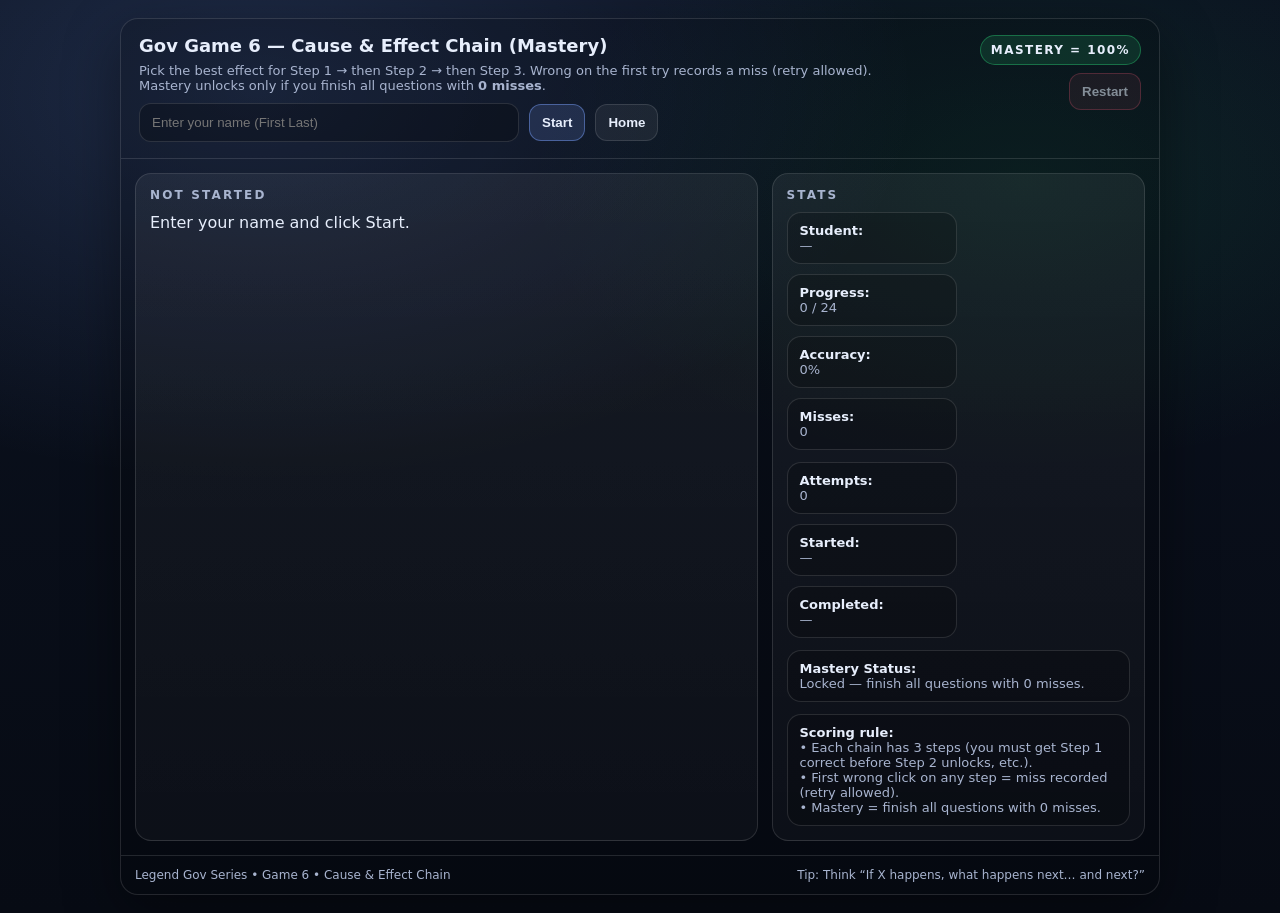
<file: games/gov-6-cause-effect-chain.html>
<!doctype html>
<html lang="en">
<head>
  <meta charset="utf-8"/>
  <meta name="viewport" content="width=device-width,initial-scale=1"/>
  <title>Gov Game 6 — Cause &amp; Effect Chain (Mastery)</title>

  <style>
    :root{
      --bg:#0b1220;
      --text:#e7eefc;
      --muted:#a8b4cf;
      --line:rgba(255,255,255,.12);
      --shadow:0 18px 55px rgba(0,0,0,.40);
      --radius:18px;
      --good:#2bd576;
      --bad:#ff5c7a;
      --warn:#ffd166;
      --accent:#7aa2ff;
      --mono: ui-monospace, SFMono-Regular, Menlo, Monaco, Consolas, "Liberation Mono", "Courier New", monospace;
    }
    *{box-sizing:border-box}
    body{
      margin:0;
      font-family:system-ui,-apple-system,Segoe UI,Roboto,Arial,sans-serif;
      background:
        radial-gradient(1100px 650px at 20% 10%, rgba(122,162,255,.18), transparent 60%),
        radial-gradient(900px 520px at 80% 20%, rgba(43,213,118,.10), transparent 55%),
        linear-gradient(180deg, #0b1220, #070b14);
      color:var(--text);
      min-height:100vh;
      display:flex;
      align-items:center;
      justify-content:center;
      padding:18px;
    }
    .app{
      width:min(1040px, 100%);
      background:rgba(0,0,0,.18);
      border:1px solid var(--line);
      border-radius:var(--radius);
      box-shadow:var(--shadow);
      overflow:hidden;
    }
    header{
      padding:16px 18px;
      border-bottom:1px solid var(--line);
      display:flex;
      align-items:flex-start;
      justify-content:space-between;
      gap:14px;
    }
    h1{margin:0;font-size:18px;line-height:1.2}
    .sub{margin:6px 0 0;color:var(--muted);font-size:13px;max-width:92ch}
    .topRight{
      text-align:right;
      display:flex;
      flex-direction:column;
      gap:8px;
      align-items:flex-end;
    }
    .badge{
      font-size:12px;
      font-weight:800;
      letter-spacing:.12em;
      padding:7px 10px;
      border-radius:999px;
      border:1px solid rgba(43,213,118,.38);
      background:rgba(43,213,118,.14);
      white-space:nowrap;
    }
    .btnRow{display:flex;gap:8px;flex-wrap:wrap;justify-content:flex-end;}
    button{
      border:1px solid var(--line);
      background:rgba(255,255,255,.06);
      color:var(--text);
      padding:10px 12px;
      border-radius:12px;
      cursor:pointer;
      font-weight:700;
    }
    button:hover{ border-color:rgba(122,162,255,.35); }
    button.primary{
      border-color:rgba(122,162,255,.45);
      background:rgba(122,162,255,.16);
    }
    button.danger{
      border-color:rgba(255,92,122,.45);
      background:rgba(255,92,122,.14);
    }
    button:disabled{ opacity:.55; cursor:not-allowed; }

    .grid{
      display:grid;
      grid-template-columns: 1.25fr .75fr;
      gap:14px;
      padding:14px;
    }
    @media (max-width: 940px){
      .grid{ grid-template-columns:1fr; }
      .topRight{ align-items:flex-start; text-align:left; }
      header{ flex-direction:column; }
    }

    .card{
      background:linear-gradient(180deg, rgba(255,255,255,.06), rgba(255,255,255,.03));
      border:1px solid var(--line);
      border-radius:16px;
      padding:14px;
    }
    .kicker{
      font-size:12px;
      letter-spacing:.18em;
      color:var(--muted);
      text-transform:uppercase;
      font-weight:800;
    }
    .stem{ margin-top:10px; font-size:16px; line-height:1.35; }
    .prompt{ margin-top:10px; color:var(--muted); font-size:13px; }

    .chain{ margin-top:12px; display:grid; gap:12px; }
    .step{
      border:1px solid var(--line);
      border-radius:14px;
      background:rgba(0,0,0,.18);
      padding:12px;
      display:grid;
      gap:10px;
    }
    .stepHdr{
      display:flex;
      justify-content:space-between;
      align-items:center;
      gap:10px;
      flex-wrap:wrap;
    }
    .tag{
      font-size:12px;
      font-weight:900;
      letter-spacing:.12em;
      padding:6px 10px;
      border-radius:999px;
      border:1px solid rgba(122,162,255,.35);
      background:rgba(122,162,255,.12);
      color:var(--text);
      white-space:nowrap;
    }
    .stepTxt{ font-weight:750; line-height:1.25; }
    .choices{ display:grid; gap:8px; }
    .choiceBtn{
      text-align:left;
      border:1px solid var(--line);
      background:rgba(255,255,255,.06);
      color:var(--text);
      padding:10px 12px;
      border-radius:12px;
      cursor:pointer;
      font-weight:750;
    }
    .choiceBtn:hover{ border-color:rgba(122,162,255,.35); }
    .choiceBtn:disabled{ opacity:.6; cursor:not-allowed; }

    .msg{
      margin-top:12px;
      padding:12px;
      border-radius:14px;
      border:1px solid var(--line);
      background:rgba(0,0,0,.22);
      display:none;
    }
    .msg.good{ display:block; border-color:rgba(43,213,118,.45); background:rgba(43,213,118,.10); }
    .msg.bad{  display:block; border-color:rgba(255,92,122,.45); background:rgba(255,92,122,.10); }
    .msg.warn{ display:block; border-color:rgba(255,209,102,.45); background:rgba(255,209,102,.10); }
    .msg .title{ font-weight:900; margin-bottom:6px; }

    .sideRow{
      display:flex;
      justify-content:space-between;
      gap:10px;
      flex-wrap:wrap;
      color:var(--muted);
      font-size:13px;
      margin-top:10px;
    }
    .stat{
      background:rgba(0,0,0,.18);
      border:1px solid var(--line);
      border-radius:14px;
      padding:10px 12px;
      min-width: 170px;
    }
    .stat b{ color:var(--text); }

    .nameGate{
      display:flex;
      gap:10px;
      flex-wrap:wrap;
      margin-top:10px;
      align-items:center;
    }
    input{
      width:min(380px,100%);
      padding:11px 12px;
      border-radius:12px;
      border:1px solid var(--line);
      background:rgba(0,0,0,.25);
      color:var(--text);
      outline:none;
    }
    input:focus{ border-color:rgba(122,162,255,.45); }

    .footer{
      padding:12px 14px;
      border-top:1px solid var(--line);
      display:flex;
      justify-content:space-between;
      align-items:center;
      gap:10px;
      flex-wrap:wrap;
      color:var(--muted);
      font-size:12px;
    }
    .codeBox{
      font-family:var(--mono);
      font-size:12px;
      color:var(--text);
      padding:10px 12px;
      border-radius:12px;
      border:1px solid var(--line);
      background:rgba(0,0,0,.25);
      display:none;
      width:100%;
      white-space:pre-wrap;
      word-break:break-word;
    }
    .errBox{
      display:none;
      margin:14px;
      padding:12px 14px;
      border-radius:16px;
      border:1px solid rgba(255,92,122,.55);
      background:rgba(255,92,122,.10);
    }
    .errBox .t{ font-weight:900; margin-bottom:6px; }
    .errBox pre{
      margin:0;
      font-family:var(--mono);
      font-size:12px;
      color:var(--text);
      white-space:pre-wrap;
      word-break:break-word;
    }
  </style>
</head>

<body>
  <div class="app">
    <div class="errBox" id="errBox">
      <div class="t">On-page Error Box</div>
      <pre id="errText"></pre>
    </div>

    <header>
      <div>
        <h1>Gov Game 6 — Cause &amp; Effect Chain (Mastery)</h1>
        <p class="sub">
          Pick the best effect for Step 1 → then Step 2 → then Step 3. Wrong on the first try records a miss (retry allowed).
          Mastery unlocks only if you finish all questions with <b>0 misses</b>.
        </p>
        <div class="nameGate">
          <input id="studentName" type="text" placeholder="Enter your name (First Last)" autocomplete="name" />
          <button class="primary" id="btnStart">Start</button>
          <button id="btnHome" onclick="location.href='../index.html'">Home</button>
        </div>
      </div>

      <div class="topRight">
        <div class="badge">MASTERY = 100%</div>
        <div class="btnRow">
          <button id="btnRestart" class="danger" disabled>Restart</button>
        </div>
      </div>
    </header>

    <div class="grid">
      <div class="card">
        <div class="kicker" id="kicker">NOT STARTED</div>
        <div class="stem" id="stem">Enter your name and click Start.</div>
        <div class="prompt" id="prompt"></div>

        <div class="chain" id="chain"></div>

        <div class="msg" id="msgBox">
          <div class="title" id="msgTitle"></div>
          <div id="msgBody"></div>
        </div>

        <div class="codeBox" id="codeBox"></div>
      </div>

      <div class="card">
        <div class="kicker">STATS</div>

        <div class="sideRow">
          <div class="stat"><b>Student:</b><br><span id="stName">—</span></div>
          <div class="stat"><b>Progress:</b><br><span id="stProg">0 / 0</span></div>
          <div class="stat"><b>Accuracy:</b><br><span id="stAcc">0%</span></div>
          <div class="stat"><b>Misses:</b><br><span id="stMiss">0</span></div>
        </div>

        <div class="sideRow" style="margin-top:12px;">
          <div class="stat"><b>Attempts:</b><br><span id="stAtt">0</span></div>
          <div class="stat"><b>Started:</b><br><span id="stStart">—</span></div>
          <div class="stat"><b>Completed:</b><br><span id="stEnd">—</span></div>
        </div>

        <div class="sideRow" style="margin-top:12px;">
          <div class="stat" style="min-width:100%;">
            <b>Mastery Status:</b><br>
            <span id="stMastery">Locked — finish all questions with 0 misses.</span>
          </div>
        </div>

        <div class="sideRow" style="margin-top:12px;">
          <div class="stat" style="min-width:100%;">
            <b>Scoring rule:</b><br>
            • Each chain has 3 steps (you must get Step 1 correct before Step 2 unlocks, etc.).<br>
            • First wrong click on any step = miss recorded (retry allowed).<br>
            • Mastery = finish all questions with 0 misses.
          </div>
        </div>
      </div>
    </div>

    <div class="footer">
      <div>Legend Gov Series • Game 6 • Cause &amp; Effect Chain</div>
      <div>Tip: Think “If X happens, what happens next… and next?”</div>
    </div>
  </div>

<script>
(() => {
  // =============================
  // HARDENED ERROR BOX
  // =============================
  const errBox = document.getElementById('errBox');
  const errText = document.getElementById('errText');
  function showError(e){
    errBox.style.display = 'block';
    errText.textContent = (e && e.stack) ? e.stack : String(e);
  }
  window.addEventListener('error', (ev) => showError(ev.error || ev.message));
  window.addEventListener('unhandledrejection', (ev) => showError(ev.reason));

  // =============================
  // SEEDED SHUFFLE (stable answer positions)
  // =============================
  function fnv1a(str){
    let h = 2166136261;
    for(let i=0;i<str.length;i++){
      h ^= str.charCodeAt(i);
      h = Math.imul(h, 16777619);
    }
    return h >>> 0;
  }
  function mulberry32(seed){
    return function(){
      let t = seed += 0x6D2B79F5;
      t = Math.imul(t ^ (t >>> 15), t | 1);
      t ^= t + Math.imul(t ^ (t >>> 7), t | 61);
      return ((t ^ (t >>> 14)) >>> 0) / 4294967296;
    };
  }
  function seededShuffle(arr, seedStr){
    const a = arr.slice();
    const rand = mulberry32(fnv1a(seedStr));
    for(let i=a.length-1;i>0;i--){
      const j = Math.floor(rand() * (i+1));
      [a[i],a[j]] = [a[j],a[i]];
    }
    return a;
  }

  // Build a step from (correct + wrongs), then shuffle choices and compute answerIndex
  function makeStep(qid, stepNum, label, question, correct, wrongs, hint){
    const seed = `${qid}-S${stepNum}`;
    const shuffled = seededShuffle([correct, ...wrongs], seed);
    return {
      label,
      question,
      choices: shuffled,
      answerIndex: shuffled.indexOf(correct),
      hint
    };
  }

  // =============================
  // QUESTION BANK (24) — define as correct + wrongs (no answerIndex writing)
  // =============================
  const raw = [
    {
      id:"G6-001", cs:"CS 4", level:"STARTER",
      stem:"A bill is assigned to a committee.",
      prompt:"Build the chain: what happens next, and what happens after that?",
      steps:[
        { label:"STEP 1 — Next Event", question:"What is the most likely next step?",
          correct:"Committee holds hearings and may amend/mark up the bill.",
          wrongs:["The president signs the bill into law immediately.","The Supreme Court rules on the bill’s constitutionality.","State governments vote to ratify the bill."],
          hint:"Committees often hold hearings and revise bills."
        },
        { label:"STEP 2 — After That", question:"After committee work is completed, what is most likely to happen?",
          correct:"The bill is brought to the full chamber for debate/vote.",
          wrongs:["The bill becomes a constitutional amendment automatically.","The bill is enforced by the police immediately.","The bill is sent to local school boards for approval."],
          hint:"Bills usually go from committee to the floor."
        },
        { label:"STEP 3 — Outcome", question:"If both chambers pass the bill, what is the next turning outcome?",
          correct:"The bill goes to the executive to be signed or vetoed.",
          wrongs:["The bill is final without any executive involvement.","The bill must be approved by the UN before becoming law.","The bill replaces the Constitution."],
          hint:"Pass both chambers → executive action."
        }
      ],
      explanation:"Committee work shapes bills, floor votes pass them, and the executive signs/vetoes."
    },

    {
      id:"G6-002", cs:"CS 5", level:"STARTER",
      stem:"Congress passes a bill, but the president vetoes it.",
      prompt:"Build the chain: what happens next, and what happens after that?",
      steps:[
        { label:"STEP 1 — Next Event", question:"What is the most likely next step?",
          correct:"Congress considers an override vote.",
          wrongs:["The Supreme Court automatically strikes the law down.","The bill becomes law anyway with no further action.","State governments re-write the bill."],
          hint:"A veto returns the bill to Congress for possible override."
        },
        { label:"STEP 2 — After That", question:"If Congress successfully overrides, what happens?",
          correct:"The bill becomes law despite the veto.",
          wrongs:["The bill is delayed until the next election only.","The bill must be ratified by states as an amendment.","The bill is rewritten into a court opinion."],
          hint:"Override = enacted."
        },
        { label:"STEP 3 — Outcome", question:"If Congress fails to override, what is the outcome?",
          correct:"The bill does not become law.",
          wrongs:["The bill becomes law with reduced funding automatically.","The bill becomes a state law in all states.","The bill becomes a Supreme Court precedent."],
          hint:"No override = veto stands."
        }
      ],
      explanation:"A veto creates a decision point: override succeeds → law; fails → no law."
    },

    {
      id:"G6-003", cs:"CS 3", level:"STARTER",
      stem:"A student reads a shocking claim on social media.",
      prompt:"Build the chain: what should they do next, and what happens after that?",
      steps:[
        { label:"STEP 1 — Next Event", question:"What is the best next step to verify the claim?",
          correct:"Look for the original source or primary document.",
          wrongs:["Share it quickly before it gets deleted.","Assume it is true because it has many likes.","Only read the headline."],
          hint:"Go to the closest source of evidence."
        },
        { label:"STEP 2 — After That", question:"After finding the source, what is most important?",
          correct:"Cross-check with multiple credible outlets.",
          wrongs:["Ignore other sources because one is enough.","Only ask friends if they agree.","Replace evidence with personal opinion."],
          hint:"Corroboration increases reliability."
        },
        { label:"STEP 3 — Outcome", question:"If sources conflict, what is the best outcome step?",
          correct:"Withhold judgment until evidence is clearer.",
          wrongs:["Choose whichever version is more exciting.","Assume the newest post is always correct.","Stop reading entirely."],
          hint:"When uncertain, don’t spread it."
        }
      ],
      explanation:"Credible evaluation = primary source → corroboration → careful conclusion."
    },

    {
      id:"G6-004", cs:"CS 9", level:"STARTER",
      stem:"A state law conflicts with a valid federal law.",
      prompt:"Build the chain: what happens next, and what happens after that?",
      steps:[
        { label:"STEP 1 — Next Event", question:"What principle decides which law prevails?",
          correct:"Supremacy Clause (valid federal law is supreme).",
          wrongs:["States always win conflicts with federal government.","The President decides with no limits.","Local governments decide for the whole country."],
          hint:"Conflict rule = Supremacy Clause."
        },
        { label:"STEP 2 — After That", question:"What is the most likely next step if the conflict is challenged?",
          correct:"Courts interpret and apply the Constitution to the conflict.",
          wrongs:["The conflict is ignored and both laws apply equally.","The law becomes a constitutional amendment automatically.","Only the media decides which is correct."],
          hint:"Courts resolve disputes."
        },
        { label:"STEP 3 — Outcome", question:"What is the likely outcome if the federal law is constitutional?",
          correct:"The state law is invalid to the extent it conflicts.",
          wrongs:["The federal law disappears.","Both laws remain in force even if contradictory.","All states must rewrite their constitutions."],
          hint:"Valid federal law overrides conflicting state law."
        }
      ],
      explanation:"Supremacy + judicial review means constitutional federal law prevails over conflicting state law."
    },

    {
      id:"G6-005", cs:"CS 11", level:"STARTER",
      stem:"An amendment bans poll taxes in federal elections.",
      prompt:"Build the chain: what happens next, and what happens after that?",
      steps:[
        { label:"STEP 1 — Next Event", question:"What is the immediate effect of this change?",
          correct:"A financial barrier to voting is removed.",
          wrongs:["The voting age automatically becomes 18.","Women lose the right to vote.","Presidents are elected by popular vote only."],
          hint:"Poll tax = money barrier."
        },
        { label:"STEP 2 — After That", question:"What is a likely broader effect on participation?",
          correct:"Voter participation increases among poorer citizens.",
          wrongs:["Voting becomes limited to property owners.","Elections are canceled.","Only Congress members can vote."],
          hint:"Removing barriers expands participation."
        },
        { label:"STEP 3 — Outcome", question:"Which idea best describes the long-term outcome?",
          correct:"Expanded access to political participation and representation.",
          wrongs:["Fewer citizens can participate in elections.","Government becomes a monarchy.","The Constitution becomes shorter."],
          hint:"Expansion of rights increases participation."
        }
      ],
      explanation:"Removing barriers (like poll taxes) expands voting access and democratic participation."
    },

    {
      id:"G6-006", cs:"CS 20", level:"STARTER",
      stem:"Congress passes a stimulus package during a recession.",
      prompt:"Build the chain: what happens next, and what happens after that?",
      steps:[
        { label:"STEP 1 — Next Event", question:"What is the intended short-term effect of stimulus?",
          correct:"Increase demand and support jobs through spending/tax cuts.",
          wrongs:["Reduce demand to stop inflation immediately.","Eliminate the Federal Reserve.","Ban all imports."],
          hint:"Stimulus = expansionary fiscal policy."
        },
        { label:"STEP 2 — After That", question:"What is a likely economic response over time?",
          correct:"Businesses hire/invest more as demand rises.",
          wrongs:["Demand collapses further by design.","Money supply is controlled only by states.","The Supreme Court sets interest rates."],
          hint:"Higher demand can increase production/employment."
        },
        { label:"STEP 3 — Outcome", question:"What is a possible tradeoff of stimulus?",
          correct:"Higher budget deficits or increased debt.",
          wrongs:["Guaranteed zero inflation forever.","No effect on government finances.","Permanent elimination of taxes."],
          hint:"More spending / less revenue can increase deficits."
        }
      ],
      explanation:"Stimulus aims to boost demand and jobs but can increase deficits/debt."
    },

    // TEST MODE 7–24 (same concept; shuffled automatically)
    {
      id:"G6-007", cs:"CS 8", level:"TEST",
      stem:"Police search a student’s phone without a warrant during an investigation.",
      prompt:"Build the chain: what happens next, and what happens after that?",
      steps:[
        { label:"STEP 1 — Next Event", question:"Which constitutional issue is most directly raised?",
          correct:"4th Amendment — unreasonable search and seizure.",
          wrongs:["2nd Amendment — right to bear arms.","10th Amendment — reserved powers.","17th Amendment — direct election of senators."],
          hint:"Phone search = search/seizure issue."
        },
        { label:"STEP 2 — After That", question:"If challenged, what question will likely matter most in court?",
          correct:"Whether a warrant or valid exception applied.",
          wrongs:["Whether the student is registered to vote.","Whether Congress approved the search.","Whether the search happened on a weekday."],
          hint:"Warrant vs exception is the hinge."
        },
        { label:"STEP 3 — Outcome", question:"If the search is ruled unconstitutional, what is a likely outcome?",
          correct:"Some evidence may be excluded from trial.",
          wrongs:["The Constitution is rewritten.","The President becomes a judge.","All laws are canceled."],
          hint:"Exclusion of unlawfully obtained evidence."
        }
      ],
      explanation:"4th Amendment analysis often turns on warrant/exception and can affect admissibility of evidence."
    },

    {
      id:"G6-008", cs:"CS 18–19", level:"TEST",
      stem:"A proposed policy gains attention after a crisis.",
      prompt:"Build the chain: what happens next, and what happens after that?",
      steps:[
        { label:"STEP 1 — Next Event", question:"What is most likely to happen as the issue rises?",
          correct:"Officials place the issue on the policy agenda.",
          wrongs:["The policy is automatically adopted with no debate.","Courts immediately implement the policy.","Citizens lose voting rights."],
          hint:"Agenda-setting comes early."
        },
        { label:"STEP 2 — After That", question:"Once on the agenda, what comes next?",
          correct:"Policy options are debated, drafted, and revised.",
          wrongs:["All states must ratify the policy.","The Constitution is suspended.","Only the media votes on the policy."],
          hint:"Formulation = drafting/revising options."
        },
        { label:"STEP 3 — Outcome", question:"Which outcome is most realistic after adoption?",
          correct:"Implementation and evaluation of results/unintended effects.",
          wrongs:["Instant perfection with no side effects.","No enforcement mechanisms ever.","Automatic repeal of all other laws."],
          hint:"Policies get implemented and evaluated."
        }
      ],
      explanation:"Policy moves through agenda → formulation → adoption → implementation/evaluation."
    },

    {
      id:"G6-009", cs:"CS 6", level:"TEST",
      stem:"Anti-Federalists warn that the new Constitution lacks protections for liberties.",
      prompt:"Build the chain: what happens next, and what happens after that?",
      steps:[
        { label:"STEP 1 — Next Event", question:"What is a likely immediate political result?",
          correct:"Pressure increases to add amendments protecting rights.",
          wrongs:["The Constitution is repealed immediately.","States stop holding elections permanently.","Congress bans all newspapers."],
          hint:"Concerns → demand for protections."
        },
        { label:"STEP 2 — After That", question:"What promise helped secure ratification in several states?",
          correct:"Federalists agree to add a Bill of Rights after ratification.",
          wrongs:["A king will lead the new government.","States will never have any power.","Courts will not exist."],
          hint:"Promise of amendments."
        },
        { label:"STEP 3 — Outcome", question:"What was the long-term outcome?",
          correct:"The Bill of Rights was added to limit federal power and protect liberties.",
          wrongs:["All rights were removed from the Constitution.","Elections ended.","States left the union immediately."],
          hint:"Bill of Rights adopted."
        }
      ],
      explanation:"Anti-Federalist critiques helped produce the Bill of Rights as added protections."
    },

    {
      id:"G6-010", cs:"CS 21", level:"TEST",
      stem:"The Federal Reserve raises interest rates.",
      prompt:"Build the chain: what happens next, and what happens after that?",
      steps:[
        { label:"STEP 1 — Next Event", question:"What is a likely immediate effect on borrowing?",
          correct:"Borrowing becomes more expensive.",
          wrongs:["Borrowing becomes free.","Congress sets all bank loans directly.","Taxes automatically drop to zero."],
          hint:"Higher rates = higher borrowing cost."
        },
        { label:"STEP 2 — After That", question:"What is a likely effect on consumer/business spending?",
          correct:"Spending may slow as loans cost more.",
          wrongs:["Spending always rises sharply.","Spending is illegal.","Only states can spend money."],
          hint:"Costlier borrowing can reduce spending."
        },
        { label:"STEP 3 — Outcome", question:"What is the intended broader outcome of raising rates during inflation?",
          correct:"Reduce inflation pressure by slowing demand.",
          wrongs:["Increase inflation as fast as possible.","Eliminate elections.","End all trade."],
          hint:"Tighten demand to slow inflation."
        }
      ],
      explanation:"Rate hikes tighten monetary conditions to reduce demand and inflation pressure over time."
    },

    // Remaining 11–24 condensed but same style (still shuffled automatically)
    {
      id:"G6-011", cs:"CS 10", level:"TEST",
      stem:"A candidate wins several states by small margins but loses the national popular vote.",
      prompt:"Build the chain: what happens next, and what happens after that?",
      steps:[
        { label:"STEP 1 — Next Event", question:"What feature of the election system explains this possibility?",
          correct:"State-based allocation of electoral votes.",
          wrongs:["Direct national popular vote determines winner.","Supreme Court appoints presidents.","Congress chooses governors."],
          hint:"Electoral College is state-based."
        },
        { label:"STEP 2 — After That", question:"What is the immediate result of winning enough electoral votes?",
          correct:"The candidate wins the presidency.",
          wrongs:["The candidate becomes Chief Justice automatically.","The Constitution is amended immediately.","The election is canceled."],
          hint:"Electoral majority wins."
        },
        { label:"STEP 3 — Outcome", question:"What is a likely political outcome after a mismatch?",
          correct:"Debate increases over fairness and possible reform.",
          wrongs:["All states leave the union.","Voting ends for ten years.","Congress bans campaigning."],
          hint:"Mismatches trigger reform debates."
        }
      ],
      explanation:"Because outcomes are state-based, electoral totals can differ from national popular totals."
    },

    {
      id:"G6-012", cs:"CS 13", level:"TEST",
      stem:"An interest group wants to influence a bill before it reaches the full chamber.",
      prompt:"Build the chain: what happens next, and what happens after that?",
      steps:[
        { label:"STEP 1 — Next Event", question:"Where is the best place to focus early influence?",
          correct:"The committee considering the bill.",
          wrongs:["The U.S. Supreme Court only.","Foreign governments.","The state DMV."],
          hint:"Committees shape bills."
        },
        { label:"STEP 2 — After That", question:"What strategy most directly affects bill language?",
          correct:"Lobbying with research and proposing specific amendments.",
          wrongs:["Only posting memes.","Refusing to vote in all elections.","Ignoring lawmakers."],
          hint:"Specific language + persuasion."
        },
        { label:"STEP 3 — Outcome", question:"If the group builds a coalition, what is a likely result?",
          correct:"The bill changes to gain enough votes to advance.",
          wrongs:["All laws stop being written.","The Constitution disappears.","The group becomes a political party automatically."],
          hint:"Coalitions shape compromise."
        }
      ],
      explanation:"Early committee influence + targeted lobbying can change language and outcomes."
    },

    // 13–24 (kept shorter prompts but valid chain logic)
    {
      id:"G6-013", cs:"CS 7", level:"TEST",
      stem:"The Supreme Court issues a new interpretation of a constitutional right.",
      prompt:"Build the chain: what happens next, and what happens after that?",
      steps:[
        { label:"STEP 1 — Next Event", question:"What does the decision create for later cases?",
          correct:"A precedent other courts will follow.",
          wrongs:["A new amendment automatically.","A new political party.","A new tax bill."],
          hint:"Decisions set precedent."
        },
        { label:"STEP 2 — After That", question:"What happens when similar cases appear later?",
          correct:"Courts apply the precedent to new facts.",
          wrongs:["States ignore the decision permanently.","Only Congress decides outcomes.","Elections replace courts."],
          hint:"Precedent guides application."
        },
        { label:"STEP 3 — Outcome", question:"What is a likely long-term outcome?",
          correct:"Government practices adjust to match the ruling.",
          wrongs:["All branches merge into one.","The Bill of Rights is repealed.","The Senate disappears."],
          hint:"Practice follows interpretation."
        }
      ],
      explanation:"Court interpretation becomes influential through precedent and changes government practice."
    },

    {
      id:"G6-014", cs:"CS 9", level:"TEST",
      stem:"Congress uses the Necessary and Proper Clause to pass a law related to an enumerated power.",
      prompt:"Build the chain: what happens next, and what happens after that?",
      steps:[
        { label:"STEP 1 — Next Event", question:"What is the claimed constitutional justification?",
          correct:"Implied powers to carry out enumerated powers.",
          wrongs:["States' reserved powers only.","No constitutional basis needed.","Foreign treaty rules."],
          hint:"Necessary and Proper supports implied powers."
        },
        { label:"STEP 2 — After That", question:"If challenged, who interprets constitutionality?",
          correct:"Courts interpret the Constitution in cases.",
          wrongs:["The media decides legality.","Private companies vote on it.","School boards decide for the nation."],
          hint:"Courts resolve constitutional disputes."
        },
        { label:"STEP 3 — Outcome", question:"If upheld, what is a likely effect?",
          correct:"Federal authority expands in that policy area.",
          wrongs:["States gain exclusive control of national powers.","Elections end.","No future laws can be passed."],
          hint:"Upholding implied powers can expand federal reach."
        }
      ],
      explanation:"Necessary and Proper supports implied powers; court rulings can validate broader federal authority."
    },

    {
      id:"G6-015", cs:"CS 5", level:"TEST",
      stem:"A court declares a law unconstitutional.",
      prompt:"Build the chain: what happens next, and what happens after that?",
      steps:[
        { label:"STEP 1 — Next Event", question:"What happens to the law’s enforcement?",
          correct:"It cannot be enforced as written.",
          wrongs:["It becomes an amendment.","It replaces the Constitution.","It becomes a campaign slogan."],
          hint:"Unconstitutional laws are invalid."
        },
        { label:"STEP 2 — After That", question:"How might lawmakers respond?",
          correct:"Rewrite the law to fit constitutional limits.",
          wrongs:["Ignore the ruling permanently.","Eliminate all courts.","Cancel elections."],
          hint:"Legislatures revise laws."
        },
        { label:"STEP 3 — Outcome", question:"What broader principle is demonstrated?",
          correct:"Checks and balances between branches.",
          wrongs:["Total executive supremacy.","State nullification always wins.","No branch has power."],
          hint:"Judicial review checks legislative action."
        }
      ],
      explanation:"Judicial review is a major check—invalidating unconstitutional laws and forcing revision."
    },

    {
      id:"G6-016", cs:"CS 20", level:"TEST",
      stem:"Congress raises taxes and cuts spending to address rising inflation.",
      prompt:"Build the chain: what happens next, and what happens after that?",
      steps:[
        { label:"STEP 1 — Next Event", question:"What happens to overall demand?",
          correct:"Demand is likely to decrease.",
          wrongs:["Demand always increases.","Demand becomes irrelevant.","Demand is set by courts."],
          hint:"Contractionary fiscal reduces demand."
        },
        { label:"STEP 2 — After That", question:"What happens to price pressures over time (all else equal)?",
          correct:"Inflation pressure may ease.",
          wrongs:["Inflation must immediately become zero.","Prices never change.","Only states control inflation."],
          hint:"Lower demand can reduce inflation pressure."
        },
        { label:"STEP 3 — Outcome", question:"What tradeoff is most likely?",
          correct:"Higher unemployment risk / slower growth.",
          wrongs:["Guaranteed faster growth.","No political controversy.","No effect on budgets."],
          hint:"Contraction can slow growth."
        }
      ],
      explanation:"Contractionary fiscal can reduce inflation pressure but may slow growth and increase unemployment risk."
    },

    {
      id:"G6-017", cs:"CS 8", level:"TEST",
      stem:"A school restricts all student protests during lunch, regardless of viewpoint.",
      prompt:"Build the chain: what happens next, and what happens after that?",
      steps:[
        { label:"STEP 1 — Next Event", question:"Which principle is most relevant?",
          correct:"Time, place, and manner restrictions.",
          wrongs:["Double jeopardy.","Reserved powers.","Electoral votes."],
          hint:"Neutral restrictions can be allowed."
        },
        { label:"STEP 2 — After That", question:"What will matter for constitutionality?",
          correct:"Whether restrictions are viewpoint-neutral and reasonable.",
          wrongs:["Whether the school likes the message.","Whether the mayor approves.","Whether it happens on Friday."],
          hint:"Neutral + reasonable is key."
        },
        { label:"STEP 3 — Outcome", question:"If the rule is too broad, what might happen?",
          correct:"It could be struck down or narrowed.",
          wrongs:["It becomes a constitutional amendment.","It ends all speech rights forever.","It creates a new branch."],
          hint:"Overbroad rules get narrowed/invalidated."
        }
      ],
      explanation:"Schools can regulate time/place/manner, but rules must be reasonable and viewpoint-neutral."
    },

    {
      id:"G6-018", cs:"CS 11", level:"TEST",
      stem:"The voting age is lowered to 18.",
      prompt:"Build the chain: what happens next, and what happens after that?",
      steps:[
        { label:"STEP 1 — Next Event", question:"What immediate change occurs?",
          correct:"More citizens become eligible to vote.",
          wrongs:["Poll taxes return.","Only property owners vote.","Electoral College ends."],
          hint:"Lower age = more eligible."
        },
        { label:"STEP 2 — After That", question:"What is a likely political response?",
          correct:"Campaigns target younger voters’ concerns.",
          wrongs:["Elections are suspended.","Courts write campaign ads.","Senators are appointed by kings."],
          hint:"Candidates adapt to new voters."
        },
        { label:"STEP 3 — Outcome", question:"What broader democratic effect is expected?",
          correct:"Expanded participation in self-government.",
          wrongs:["Less representation overall.","End of political parties.","Elimination of federalism."],
          hint:"More participation."
        }
      ],
      explanation:"Expanding eligibility broadens participation and can shift campaign strategies."
    },

    {
      id:"G6-019", cs:"CS 3", level:"TEST",
      stem:"A news article cites anonymous sources but provides no documents or data.",
      prompt:"Build the chain: what happens next, and what happens after that?",
      steps:[
        { label:"STEP 1 — Next Event", question:"What should a critical reader do first?",
          correct:"Look for corroboration from other credible sources.",
          wrongs:["Assume it is false immediately.","Share it because it is dramatic.","Ignore all news forever."],
          hint:"Cross-check."
        },
        { label:"STEP 2 — After That", question:"If no evidence appears elsewhere, what is best?",
          correct:"Treat the claim as unverified.",
          wrongs:["Treat it as proven fact.","Attack the author personally.","Assume the opposite is true."],
          hint:"Unverified means uncertain."
        },
        { label:"STEP 3 — Outcome", question:"What is the best final step before believing it?",
          correct:"Wait for primary documents or confirmed reporting.",
          wrongs:["Demand a vote from your friends.","Create your own rumor.","Delete the Constitution."],
          hint:"Primary evidence matters."
        }
      ],
      explanation:"Claims without evidence should be treated cautiously until corroborated with credible confirmation."
    },

    {
      id:"G6-020", cs:"CS 18", level:"TEST",
      stem:"Officials implement a new public policy program.",
      prompt:"Build the chain: what happens next, and what happens after that?",
      steps:[
        { label:"STEP 1 — Next Event", question:"What should happen after implementation begins?",
          correct:"Evaluate effectiveness and unintended consequences.",
          wrongs:["Declare it perfect forever.","End all oversight.","Remove all budgets."],
          hint:"Policy evaluation follows implementation."
        },
        { label:"STEP 2 — After That", question:"If results are worse than expected, what is likely?",
          correct:"Revisions or reforms to the policy.",
          wrongs:["Immediate cancellation of the Constitution.","No change ever allowed.","Only courts can rewrite budgets."],
          hint:"Policies get revised based on evidence."
        },
        { label:"STEP 3 — Outcome", question:"What does this cycle illustrate?",
          correct:"Policy-making is ongoing and iterative.",
          wrongs:["Policy is one-and-done permanently.","Policy replaces elections.","Policy ends federalism."],
          hint:"Cycle repeats."
        }
      ],
      explanation:"Public policy is iterative: implement → evaluate → revise."
    },

    {
      id:"G6-021", cs:"CS 5", level:"TEST",
      stem:"Congress investigates an executive agency’s actions.",
      prompt:"Build the chain: what happens next, and what happens after that?",
      steps:[
        { label:"STEP 1 — Next Event", question:"What is this oversight intended to do?",
          correct:"Check executive power and ensure accountability.",
          wrongs:["End the executive branch.","Create a monarchy.","Write court opinions."],
          hint:"Oversight = accountability."
        },
        { label:"STEP 2 — After That", question:"What tool might Congress use during oversight?",
          correct:"Hearings and subpoenas for testimony/documents.",
          wrongs:["Printing money directly.","Appointing governors.","Cancelling elections."],
          hint:"Hearings/subpoenas."
        },
        { label:"STEP 3 — Outcome", question:"If wrongdoing is found, what may follow?",
          correct:"Legislation, budget changes, or sanctions/discipline.",
          wrongs:["Automatic constitutional amendment.","Immediate war declaration.","Elimination of courts."],
          hint:"Congress can respond with laws/funding limits."
        }
      ],
      explanation:"Legislative oversight is a check on the executive and can lead to reforms or constraints."
    },

    {
      id:"G6-022", cs:"CS 9", level:"TEST",
      stem:"A state tries to regulate an area where federal law already sets national standards.",
      prompt:"Build the chain: what happens next, and what happens after that?",
      steps:[
        { label:"STEP 1 — Next Event", question:"What concept describes federal law blocking state regulation?",
          correct:"Preemption.",
          wrongs:["Jury nullification.","Electoral allocation.","Double jeopardy."],
          hint:"Preemption = federal blocks."
        },
        { label:"STEP 2 — After That", question:"If challenged, what will courts do?",
          correct:"Determine whether Congress intended to preempt state action.",
          wrongs:["Let both laws conflict forever.","Make a new amendment instantly.","Ask social media to vote."],
          hint:"Intent + supremacy analysis."
        },
        { label:"STEP 3 — Outcome", question:"If preemption applies, what happens?",
          correct:"State regulation is invalid to the extent it conflicts.",
          wrongs:["Federal law disappears.","States become countries.","All agencies dissolve."],
          hint:"State rule falls where it conflicts."
        }
      ],
      explanation:"Preemption is a supremacy-based principle that can invalidate conflicting state regulation."
    },

    {
      id:"G6-023", cs:"CS 13", level:"TEST",
      stem:"A group of lawmakers forms an alliance to pass an education reform bill.",
      prompt:"Build the chain: what happens next, and what happens after that?",
      steps:[
        { label:"STEP 1 — Next Event", question:"What is this alliance called?",
          correct:"A coalition.",
          wrongs:["A veto.","A warrant.","A referendum."],
          hint:"Alliance for votes."
        },
        { label:"STEP 2 — After That", question:"What is most likely needed to keep the coalition together?",
          correct:"Compromise and tradeoffs in the bill.",
          wrongs:["A court trial.","A constitutional convention.","A new branch of government."],
          hint:"Coalitions require compromise."
        },
        { label:"STEP 3 — Outcome", question:"If compromise succeeds, what is the likely result?",
          correct:"Enough votes to pass or advance the bill.",
          wrongs:["Automatic presidential election.","End of interest groups.","No committee review ever."],
          hint:"Votes are the currency."
        }
      ],
      explanation:"Coalitions require compromise to secure the votes needed to move legislation."
    },

    {
      id:"G6-024", cs:"CS 20–21", level:"TEST",
      stem:"Inflation is rising while unemployment is also increasing.",
      prompt:"Build the chain: what happens next, and what happens after that?",
      steps:[
        { label:"STEP 1 — Next Event", question:"Why is policy-making difficult in this situation?",
          correct:"Policies that fight inflation can worsen unemployment, and vice versa.",
          wrongs:["There are no tools for the economy.","Only courts can act.","The Constitution bans economic policy."],
          hint:"Tradeoffs exist."
        },
        { label:"STEP 2 — After That", question:"What is a likely next step by policymakers?",
          correct:"Debate tradeoffs and choose between competing goals.",
          wrongs:["End elections to fix the economy.","Ignore all data.","Let foreign governments set policy."],
          hint:"Tradeoffs require choices."
        },
        { label:"STEP 3 — Outcome", question:"What is the most realistic outcome over time?",
          correct:"Policies may reduce one problem while worsening another temporarily.",
          wrongs:["Both problems vanish instantly.","No changes ever occur.","Only states can respond to inflation."],
          hint:"Short-run tradeoffs happen."
        }
      ],
      explanation:"When goals conflict, policymakers must weigh tradeoffs and accept imperfect outcomes in the short run."
    }
  ];

  // Convert raw steps into playable steps with shuffled choices + correct index computed
  const questions = raw.map(q => ({
    ...q,
    steps: q.steps.map((s, i) =>
      makeStep(q.id, i+1, s.label, s.question, s.correct, s.wrongs, s.hint)
    )
  }));

  // =============================
  // ELEMENTS
  // =============================
  const elStudentName = document.getElementById('studentName');
  const btnStart = document.getElementById('btnStart');
  const btnRestart = document.getElementById('btnRestart');

  const elKicker = document.getElementById('kicker');
  const elStem = document.getElementById('stem');
  const elPrompt = document.getElementById('prompt');
  const elChain = document.getElementById('chain');

  const elMsgBox = document.getElementById('msgBox');
  const elMsgTitle = document.getElementById('msgTitle');
  const elMsgBody = document.getElementById('msgBody');

  const stName = document.getElementById('stName');
  const stProg = document.getElementById('stProg');
  const stAcc  = document.getElementById('stAcc');
  const stMiss = document.getElementById('stMiss');
  const stAtt  = document.getElementById('stAtt');
  const stStart= document.getElementById('stStart');
  const stEnd  = document.getElementById('stEnd');
  const stMastery = document.getElementById('stMastery');

  const elCodeBox = document.getElementById('codeBox');

  // =============================
  // STATE
  // =============================
  let startISO=null, endISO=null;
  let idx=0, attempts=0, solved=0, misses=0;

  const perQ = questions.map(()=>({
    stepTried:[false,false,false],
    missed:false,
    solved:false,
    stepCorrect:[false,false,false]
  }));

  function fmt(tsISO){
    if(!tsISO) return "—";
    const d = new Date(tsISO);
    return d.toLocaleString(undefined, { year:'numeric', month:'2-digit', day:'2-digit', hour:'2-digit', minute:'2-digit' });
  }
  function hashString(s){
    let h = 2166136261;
    for(let i=0;i<s.length;i++){ h ^= s.charCodeAt(i); h = Math.imul(h, 16777619); }
    return (h>>>0).toString(16).toUpperCase();
  }

  function setMsg(kind,title,body){
    elMsgBox.className = `msg ${kind}`;
    elMsgTitle.textContent = title;
    elMsgBody.textContent = body;
    elMsgBox.style.display = "block";
  }
  function clearMsg(){
    elMsgBox.className="msg";
    elMsgTitle.textContent="";
    elMsgBody.textContent="";
    elMsgBox.style.display="none";
  }

  function updateStats(){
    stName.textContent = elStudentName.value.trim() || "—";
    stProg.textContent = `${Math.min(solved, questions.length)} / ${questions.length}`;
    const acc = attempts ? Math.round((solved/attempts)*100) : 0;
    stAcc.textContent = `${acc}%`;
    stMiss.textContent = String(misses);
    stAtt.textContent = String(attempts);
    stStart.textContent = fmt(startISO);
    stEnd.textContent = fmt(endISO);

    const allSolved = perQ.every(x=>x.solved);
    const mastery = allSolved && misses===0;

    if(mastery){
      stMastery.textContent = "UNLOCKED — 100% mastery achieved. Use the Submit Code.";
      stMastery.style.color = "var(--good)";
    } else {
      stMastery.textContent = "Locked — finish all questions with 0 misses.";
      stMastery.style.color = "var(--muted)";
    }

    if(mastery && endISO){
      const name = elStudentName.value.trim();
      const payload = `${name}|${startISO}|${endISO}|A${attempts}|S${solved}|M${misses}`;
      const code = `GOV6-${hashString(payload)}-${attempts}${solved}${misses}`;
      elCodeBox.style.display="block";
      elCodeBox.textContent =
        `✅ SUBMIT CODE (copy/paste)\n\n` +
        `Name: ${name}\nStarted: ${fmt(startISO)}\nCompleted: ${fmt(endISO)}\nAccuracy: 100%\n\n` +
        `${code}\n\n` +
        `Note: If the code is missing, mastery is NOT complete.`;
    } else {
      elCodeBox.style.display="none";
      elCodeBox.textContent="";
    }
  }

  function renderQuestion(){
    clearMsg();
    const q = questions[idx];
    const tag = (idx < 6) ? "STARTER" : "TEST MODE";
    elKicker.textContent = `${tag} • ${q.cs} • CHAIN • Question ${idx+1} of ${questions.length}`;
    elStem.textContent = q.stem;
    elPrompt.textContent = q.prompt;

    elChain.innerHTML = "";
    const pq = perQ[idx];

    q.steps.forEach((s, stepIndex) => {
      const step = document.createElement('div');
      step.className = "step";

      const hdr = document.createElement('div');
      hdr.className = "stepHdr";
      const tagEl = document.createElement('div');
      tagEl.className = "tag";
      tagEl.textContent = s.label;

      const lock = document.createElement('div');
      lock.style.color = "var(--muted)";
      lock.style.fontWeight = "900";
      lock.textContent = (stepIndex === 0 || pq.stepCorrect[stepIndex-1]) ? "UNLOCKED" : "LOCKED";
      hdr.appendChild(tagEl);
      hdr.appendChild(lock);

      const txt = document.createElement('div');
      txt.className = "stepTxt";
      txt.textContent = s.question;

      const choices = document.createElement('div');
      choices.className = "choices";

      const isUnlocked = (stepIndex === 0 || pq.stepCorrect[stepIndex-1]);

      s.choices.forEach((c,i)=>{
        const b = document.createElement('button');
        b.type="button";
        b.className="choiceBtn";
        b.textContent = `${String.fromCharCode(65+i)}. ${c}`;
        b.disabled = !isUnlocked || pq.stepCorrect[stepIndex];
        b.addEventListener('click', ()=>pick(stepIndex, i));
        choices.appendChild(b);
      });

      step.appendChild(hdr);
      step.appendChild(txt);
      step.appendChild(choices);

      if(pq.stepCorrect[stepIndex]){
        const ok = document.createElement('div');
        ok.style.marginTop="6px";
        ok.style.color="var(--good)";
        ok.style.fontWeight="900";
        ok.textContent="✅ Correct";
        step.appendChild(ok);
      }

      elChain.appendChild(step);
    });

    updateStats();
  }

  function pick(stepIndex, choiceIndex){
    const q = questions[idx];
    const pq = perQ[idx];

    if(stepIndex === 0 && !pq.stepTried[0]){
      attempts++;
    }
    if(!pq.stepTried[stepIndex]) pq.stepTried[stepIndex] = true;

    const correct = (choiceIndex === q.steps[stepIndex].answerIndex);

    if(correct){
      pq.stepCorrect[stepIndex] = true;

      if(stepIndex === 2 && !pq.solved){
        pq.solved = true;
        solved++;

        if(pq.missed){
          setMsg("good","Chain Completed","Moving to the next question.");
          updateStats();
          setTimeout(nextQuestion, 250);
          return;
        }

        setMsg("good","Correct (First Try)", q.explanation);
        updateStats();
        setTimeout(nextQuestion, 3000);
        return;
      }

      setMsg("good","Correct","Next step unlocked.");
      renderQuestion();
      return;
    }

    if(!pq.missed){
      pq.missed = true;
      misses++;
    }
    setMsg("bad","Not Yet", `Hint: ${q.steps[stepIndex].hint}`);
    updateStats();
  }

  function nextQuestion(){
    if(idx < questions.length - 1){
      idx++;
      renderQuestion();
      return;
    }
    endISO = new Date().toISOString();
    const allSolved = perQ.every(x=>x.solved);
    if(allSolved && misses===0){
      setMsg("good","Mastery reached (100%)","You finished every question with zero misses. Copy the Submit Code below.");
    } else {
      setMsg("warn","End reached — Mastery NOT achieved",
        `You finished the set, but you had ${misses} miss(es). Restart for a perfect run (0 misses).`);
    }
    updateStats();
  }

  function startGame(){
    const name = elStudentName.value.trim();
    if(name.length < 2){
      setMsg("warn","Name Required","Please enter your name to begin.");
      return;
    }

    startISO = new Date().toISOString();
    endISO = null;

    btnRestart.disabled = false;
    btnRestart.onclick = () => location.reload();

    elStudentName.disabled = true;
    btnStart.disabled = true;

    idx=0; attempts=0; solved=0; misses=0;
    for(const pq of perQ){
      pq.stepTried=[false,false,false];
      pq.missed=false;
      pq.solved=false;
      pq.stepCorrect=[false,false,false];
    }

    renderQuestion();
  }

  btnStart.addEventListener('click', startGame);
  elStudentName.addEventListener('keydown', (e)=>{ if(e.key === 'Enter') startGame(); });

  updateStats();
})();
</script>
</body>
</html>
</file>
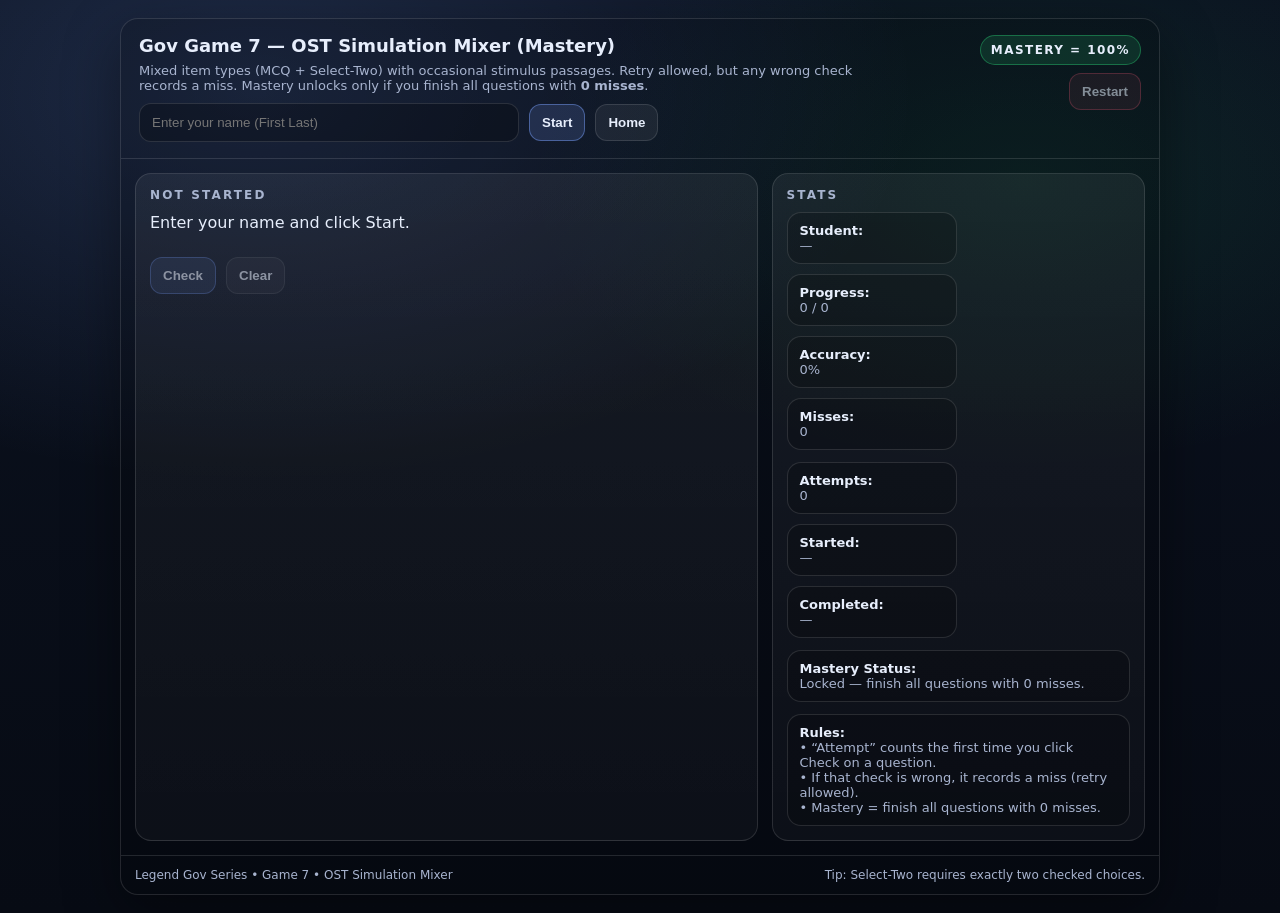
<file: games/gov-7-ost-simulation-mixer.html>
<!doctype html>
<html lang="en">
<head>
  <meta charset="utf-8"/>
  <meta name="viewport" content="width=device-width,initial-scale=1"/>
  <title>Gov Game 7 — OST Simulation Mixer (Mastery)</title>

  <style>
    :root{
      --bg:#0b1220;
      --text:#e7eefc;
      --muted:#a8b4cf;
      --line:rgba(255,255,255,.12);
      --shadow:0 18px 55px rgba(0,0,0,.40);
      --radius:18px;
      --good:#2bd576;
      --bad:#ff5c7a;
      --warn:#ffd166;
      --accent:#7aa2ff;
      --mono: ui-monospace, SFMono-Regular, Menlo, Monaco, Consolas, "Liberation Mono", "Courier New", monospace;
    }
    *{box-sizing:border-box}
    body{
      margin:0;
      font-family:system-ui,-apple-system,Segoe UI,Roboto,Arial,sans-serif;
      background:
        radial-gradient(1100px 650px at 20% 10%, rgba(122,162,255,.18), transparent 60%),
        radial-gradient(900px 520px at 80% 20%, rgba(43,213,118,.10), transparent 55%),
        linear-gradient(180deg, #0b1220, #070b14);
      color:var(--text);
      min-height:100vh;
      display:flex;
      align-items:center;
      justify-content:center;
      padding:18px;
    }
    .app{
      width:min(1040px, 100%);
      background:rgba(0,0,0,.18);
      border:1px solid var(--line);
      border-radius:var(--radius);
      box-shadow:var(--shadow);
      overflow:hidden;
    }
    header{
      padding:16px 18px;
      border-bottom:1px solid var(--line);
      display:flex;
      align-items:flex-start;
      justify-content:space-between;
      gap:14px;
    }
    h1{margin:0;font-size:18px;line-height:1.2}
    .sub{margin:6px 0 0;color:var(--muted);font-size:13px;max-width:92ch}
    .topRight{
      text-align:right;
      display:flex;
      flex-direction:column;
      gap:8px;
      align-items:flex-end;
    }
    .badge{
      font-size:12px;
      font-weight:800;
      letter-spacing:.12em;
      padding:7px 10px;
      border-radius:999px;
      border:1px solid rgba(43,213,118,.38);
      background:rgba(43,213,118,.14);
      white-space:nowrap;
    }
    .btnRow{display:flex;gap:8px;flex-wrap:wrap;justify-content:flex-end;}
    button{
      border:1px solid var(--line);
      background:rgba(255,255,255,.06);
      color:var(--text);
      padding:10px 12px;
      border-radius:12px;
      cursor:pointer;
      font-weight:700;
    }
    button:hover{ border-color:rgba(122,162,255,.35); }
    button.primary{
      border-color:rgba(122,162,255,.45);
      background:rgba(122,162,255,.16);
    }
    button.danger{
      border-color:rgba(255,92,122,.45);
      background:rgba(255,92,122,.14);
    }
    button:disabled{ opacity:.55; cursor:not-allowed; }

    .grid{
      display:grid;
      grid-template-columns: 1.25fr .75fr;
      gap:14px;
      padding:14px;
    }
    @media (max-width: 940px){
      .grid{ grid-template-columns:1fr; }
      .topRight{ align-items:flex-start; text-align:left; }
      header{ flex-direction:column; }
    }
    .card{
      background:linear-gradient(180deg, rgba(255,255,255,.06), rgba(255,255,255,.03));
      border:1px solid var(--line);
      border-radius:16px;
      padding:14px;
    }
    .kicker{
      font-size:12px;
      letter-spacing:.18em;
      color:var(--muted);
      text-transform:uppercase;
      font-weight:800;
      display:flex;
      gap:10px;
      flex-wrap:wrap;
      align-items:center;
    }
    .pill{
      font-size:12px;
      font-weight:900;
      padding:6px 10px;
      border-radius:999px;
      border:1px solid rgba(122,162,255,.35);
      background:rgba(122,162,255,.12);
      white-space:nowrap;
    }
    .stem{ margin-top:10px; font-size:16px; line-height:1.35; }
    .prompt{ margin-top:10px; color:var(--muted); font-size:13px; }
    .stim{
      margin-top:12px;
      border:1px solid var(--line);
      background:rgba(0,0,0,.18);
      border-radius:14px;
      padding:12px;
      display:none;
    }
    .stimTitle{
      font-weight:900;
      letter-spacing:.08em;
      color:var(--muted);
      text-transform:uppercase;
      font-size:12px;
      margin-bottom:8px;
    }
    .stimText{
      white-space:pre-wrap;
      line-height:1.35;
      font-size:14px;
    }

    .answers{ margin-top:12px; display:grid; gap:10px; }
    .opt{
      border:1px solid var(--line);
      background:rgba(0,0,0,.14);
      border-radius:14px;
      padding:10px 12px;
      display:flex;
      gap:10px;
      align-items:flex-start;
    }
    .opt input{ margin-top:3px; }
    .opt label{ cursor:pointer; display:block; line-height:1.25; font-weight:650; }
    .opt small{ color:var(--muted); font-weight:600; }

    .actions{
      margin-top:12px;
      display:flex;
      gap:10px;
      flex-wrap:wrap;
      align-items:center;
    }

    .msg{
      margin-top:12px;
      padding:12px;
      border-radius:14px;
      border:1px solid var(--line);
      background:rgba(0,0,0,.22);
      display:none;
    }
    .msg.good{ display:block; border-color:rgba(43,213,118,.45); background:rgba(43,213,118,.10); }
    .msg.bad{  display:block; border-color:rgba(255,92,122,.45); background:rgba(255,92,122,.10); }
    .msg.warn{ display:block; border-color:rgba(255,209,102,.45); background:rgba(255,209,102,.10); }
    .msg .title{ font-weight:900; margin-bottom:6px; }

    .sideRow{
      display:flex;
      justify-content:space-between;
      gap:10px;
      flex-wrap:wrap;
      color:var(--muted);
      font-size:13px;
      margin-top:10px;
    }
    .stat{
      background:rgba(0,0,0,.18);
      border:1px solid var(--line);
      border-radius:14px;
      padding:10px 12px;
      min-width: 170px;
    }
    .stat b{ color:var(--text); }

    .nameGate{
      display:flex;
      gap:10px;
      flex-wrap:wrap;
      margin-top:10px;
      align-items:center;
    }
    input[type="text"]{
      width:min(380px,100%);
      padding:11px 12px;
      border-radius:12px;
      border:1px solid var(--line);
      background:rgba(0,0,0,.25);
      color:var(--text);
      outline:none;
    }
    input[type="text"]:focus{ border-color:rgba(122,162,255,.45); }

    .footer{
      padding:12px 14px;
      border-top:1px solid var(--line);
      display:flex;
      justify-content:space-between;
      align-items:center;
      gap:10px;
      flex-wrap:wrap;
      color:var(--muted);
      font-size:12px;
    }
    .codeBox{
      font-family:var(--mono);
      font-size:12px;
      color:var(--text);
      padding:10px 12px;
      border-radius:12px;
      border:1px solid var(--line);
      background:rgba(0,0,0,.25);
      display:none;
      width:100%;
      white-space:pre-wrap;
      word-break:break-word;
    }
    .errBox{
      display:none;
      margin:14px;
      padding:12px 14px;
      border-radius:16px;
      border:1px solid rgba(255,92,122,.55);
      background:rgba(255,92,122,.10);
    }
    .errBox .t{ font-weight:900; margin-bottom:6px; }
    .errBox pre{
      margin:0;
      font-family:var(--mono);
      font-size:12px;
      color:var(--text);
      white-space:pre-wrap;
      word-break:break-word;
    }
  </style>
</head>

<body>
  <div class="app">
    <div class="errBox" id="errBox">
      <div class="t">On-page Error Box</div>
      <pre id="errText"></pre>
    </div>

    <header>
      <div>
        <h1>Gov Game 7 — OST Simulation Mixer (Mastery)</h1>
        <p class="sub">
          Mixed item types (MCQ + Select-Two) with occasional stimulus passages. Retry allowed,
          but any wrong check records a miss. Mastery unlocks only if you finish all questions with <b>0 misses</b>.
        </p>
        <div class="nameGate">
          <input id="studentName" type="text" placeholder="Enter your name (First Last)" autocomplete="name" />
          <button class="primary" id="btnStart">Start</button>
          <button id="btnHome" onclick="location.href='../index.html'">Home</button>
        </div>
      </div>

      <div class="topRight">
        <div class="badge">MASTERY = 100%</div>
        <div class="btnRow">
          <button id="btnRestart" class="danger" disabled>Restart</button>
        </div>
      </div>
    </header>

    <div class="grid">
      <div class="card">
        <div class="kicker" id="kicker">
          NOT STARTED
        </div>
        <div class="stem" id="stem">Enter your name and click Start.</div>
        <div class="prompt" id="prompt"></div>

        <div class="stim" id="stimBox">
          <div class="stimTitle" id="stimTitle">Stimulus</div>
          <div class="stimText" id="stimText"></div>
        </div>

        <div class="answers" id="answers"></div>

        <div class="actions">
          <button class="primary" id="btnCheck" disabled>Check</button>
          <button id="btnClear" disabled>Clear</button>
        </div>

        <div class="msg" id="msgBox">
          <div class="title" id="msgTitle"></div>
          <div id="msgBody"></div>
        </div>

        <div class="codeBox" id="codeBox"></div>
      </div>

      <div class="card">
        <div class="kicker">STATS</div>

        <div class="sideRow">
          <div class="stat"><b>Student:</b><br><span id="stName">—</span></div>
          <div class="stat"><b>Progress:</b><br><span id="stProg">0 / 0</span></div>
          <div class="stat"><b>Accuracy:</b><br><span id="stAcc">0%</span></div>
          <div class="stat"><b>Misses:</b><br><span id="stMiss">0</span></div>
        </div>

        <div class="sideRow" style="margin-top:12px;">
          <div class="stat"><b>Attempts:</b><br><span id="stAtt">0</span></div>
          <div class="stat"><b>Started:</b><br><span id="stStart">—</span></div>
          <div class="stat"><b>Completed:</b><br><span id="stEnd">—</span></div>
        </div>

        <div class="sideRow" style="margin-top:12px;">
          <div class="stat" style="min-width:100%;">
            <b>Mastery Status:</b><br>
            <span id="stMastery">Locked — finish all questions with 0 misses.</span>
          </div>
        </div>

        <div class="sideRow" style="margin-top:12px;">
          <div class="stat" style="min-width:100%;">
            <b>Rules:</b><br>
            • “Attempt” counts the first time you click Check on a question.<br>
            • If that check is wrong, it records a miss (retry allowed).<br>
            • Mastery = finish all questions with 0 misses.
          </div>
        </div>
      </div>
    </div>

    <div class="footer">
      <div>Legend Gov Series • Game 7 • OST Simulation Mixer</div>
      <div>Tip: Select-Two requires exactly two checked choices.</div>
    </div>
  </div>

<script>
(() => {
  // =============================
  // HARDENED ERROR BOX
  // =============================
  const errBox = document.getElementById('errBox');
  const errText = document.getElementById('errText');
  function showError(e){
    errBox.style.display = 'block';
    errText.textContent = (e && e.stack) ? e.stack : String(e);
  }
  window.addEventListener('error', (ev) => showError(ev.error || ev.message));
  window.addEventListener('unhandledrejection', (ev) => showError(ev.reason));

  // =============================
  // QUESTION BANK (30) — Mixer
  // type: "mcq" (single correct) or "select2" (two correct)
  // correct: array of indices (e.g., [2] or [0,3])
  // =============================
  const questions = [
    {id:"G7-001", cs:"CS 4", type:"mcq",
     stem:"Which statement best describes the main purpose of congressional committees in the lawmaking process?",
     choices:[
      "They interpret the Constitution for the entire country.",
      "They draft, hold hearings on, and revise bills before floor debate.",
      "They appoint federal judges to serve on courts.",
      "They enforce laws by issuing arrest warrants."
     ],
     correct:[1],
     explanation:"Committees are a major gate: they investigate, revise, and decide whether bills advance."
    },

    {id:"G7-002", cs:"CS 5", type:"mcq",
     stem:"A president vetoes a bill. Which action best represents Congress checking the executive branch?",
     choices:[
      "Holding an override vote with a supermajority.",
      "Declaring war without a vote.",
      "Appointing cabinet members.",
      "Signing the bill into law."
     ],
     correct:[0],
     explanation:"Congress can override a veto—one of the clearest checks and balances."
    },

    {id:"G7-003", cs:"CS 6", type:"mcq",
     stem:"Which outcome of the Federalist vs Anti-Federalist debate is most accurate?",
     choices:[
      "Anti-Federalists wanted a stronger national military and more taxes.",
      "Federalists refused to compromise and removed all rights protections.",
      "Concerns about liberty helped lead to adding the Bill of Rights.",
      "Both groups agreed the Constitution needed no changes."
     ],
     correct:[2],
     explanation:"Anti-Federalist concerns pushed for explicit protections—resulting in the Bill of Rights."
    },

    {id:"G7-004", cs:"CS 3", type:"mcq",
     stem:"A student wants the most reliable evidence about what the Constitution says about Congress. Which source is best?",
     choices:[
      "A meme summarizing Article I.",
      "The text of the U.S. Constitution (Article I).",
      "A social media influencer’s opinion video.",
      "A fictional movie scene about Congress."
     ],
     correct:[1],
     explanation:"Primary sources (original documents) are the closest evidence to what the Constitution says."
    },

    {id:"G7-005", cs:"CS 8", type:"mcq",
     stem:"Which amendment most directly protects against unreasonable searches and seizures?",
     choices:["1st","2nd","4th","10th"],
     correct:[2],
     explanation:"The 4th Amendment sets limits on searches/seizures and requires probable cause for warrants."
    },

    {id:"G7-006", cs:"CS 9", type:"mcq",
     stem:"A valid federal law conflicts with a state law. Which constitutional principle resolves the conflict?",
     choices:[
      "Reserved powers always override federal law.",
      "The Supremacy Clause makes federal law supreme when constitutional.",
      "The President decides which law is followed.",
      "Local governments choose which law applies."
     ],
     correct:[1],
     explanation:"Supremacy Clause: constitutional federal law prevails over conflicting state law."
    },

    {id:"G7-007", cs:"CS 10", type:"mcq",
     stem:"Why can a candidate win the presidency without winning the national popular vote?",
     choices:[
      "Because the Supreme Court directly chooses the president.",
      "Because the Electoral College is based on state outcomes and electoral votes.",
      "Because the Senate appoints the president.",
      "Because governors award the presidency."
     ],
     correct:[1],
     explanation:"The Electoral College uses state-based electoral votes, which can diverge from the national popular vote."
    },

    {id:"G7-008", cs:"CS 11", type:"mcq",
     stem:"Which amendment lowered the voting age to 18?",
     choices:["15th","19th","24th","26th"],
     correct:[3],
     explanation:"The 26th Amendment lowered the voting age to 18."
    },

    {id:"G7-009", cs:"CS 13", type:"mcq",
     stem:"Which method is most directly aimed at influencing lawmakers while a bill is being written?",
     choices:[
      "Lobbying lawmakers with research and proposed language",
      "Serving on a jury",
      "Writing a novel about politics",
      "Refusing to read news"
     ],
     correct:[0],
     explanation:"Lobbying is direct contact intended to influence policy details."
    },

    {id:"G7-010", cs:"CS 20–21", type:"mcq",
     stem:"Which pairing is correct?",
     choices:[
      "Fiscal policy = interest rates; Monetary policy = taxes",
      "Fiscal policy = taxes/spending; Monetary policy = money supply/interest rates",
      "Fiscal policy = Supreme Court decisions; Monetary policy = elections",
      "Fiscal policy = local zoning; Monetary policy = school boards"
     ],
     correct:[1],
     explanation:"Fiscal = taxes/spending (Congress/executive budget). Monetary = rates/money supply (Fed)."
    },

    {id:"G7-011", cs:"CS 5", type:"select2",
     stem:"Select TWO examples of checks on the legislative branch.",
     choices:[
      "President vetoes a bill",
      "Courts declare a law unconstitutional",
      "Congress holds hearings on an executive agency",
      "Congress impeaches a judge"
     ],
     correct:[0,1],
     explanation:"Executive veto and judicial review both check Congress’s power."
    },

    {id:"G7-012", cs:"CS 9", type:"select2",
     stem:"Select TWO examples of concurrent powers (shared by state and federal governments).",
     choices:[
      "Coin money",
      "Conduct elections for national offices",
      "Tax",
      "Declare war"
     ],
     correct:[1,2],
     explanation:"States and federal government both tax and both run elections (states administer elections for federal offices)."
    },

    {id:"G7-013", cs:"CS 3", type:"mcq",
     stimulusTitle:"Stimulus",
     stimulus:
`Excerpt (paraphrased): "Government derives its powers from the consent of the governed, and it exists to secure certain rights."`,
     stem:"Which idea from the excerpt is most directly expressed?",
     choices:[
      "Government is strongest when it ignores public opinion.",
      "Legitimate government depends on consent and protects rights.",
      "Rights come only from government leaders.",
      "Voting should be limited to property owners."
     ],
     correct:[1],
     explanation:"Consent of the governed + protecting rights are core founding ideas."
    },

    {id:"G7-014", cs:"CS 8", type:"select2",
     stem:"Select TWO protections guaranteed by the 6th Amendment.",
     choices:[
      "Right to counsel",
      "Freedom of religion",
      "Speedy and public trial",
      "Protection against unreasonable searches"
     ],
     correct:[0,2],
     explanation:"6th Amendment includes counsel + speedy/public trial (among other trial rights)."
    },

    {id:"G7-015", cs:"CS 4", type:"mcq",
     stem:"Which step most commonly happens BEFORE a bill reaches a full floor vote?",
     choices:[
      "Committee hearings and markup",
      "Presidential signing ceremony",
      "Supreme Court oral arguments",
      "State ratification"
     ],
     correct:[0],
     explanation:"Committees review and revise bills before they reach the full chamber."
    },

    {id:"G7-016", cs:"CS 18–19", type:"mcq",
     stem:"Which sequence best represents the public policy cycle?",
     choices:[
      "Implementation → Agenda setting → Evaluation → Adoption",
      "Agenda setting → Formulation → Adoption → Implementation/Evaluation",
      "Adoption → Elections → Courts → Agenda setting",
      "Evaluation → Constitution → Adoption → No implementation"
     ],
     correct:[1],
     explanation:"Policies typically move from attention → design → decision → implementation/evaluation."
    },

    {id:"G7-017", cs:"CS 20", type:"mcq",
     stem:"During a recession, the government cuts taxes and increases spending. This is best described as:",
     choices:[
      "Expansionary fiscal policy",
      "Contractionary fiscal policy",
      "Expansionary monetary policy only",
      "Judicial review"
     ],
     correct:[0],
     explanation:"Lower taxes/higher spending to boost demand = expansionary fiscal policy."
    },

    {id:"G7-018", cs:"CS 21", type:"mcq",
     stem:"The Federal Reserve sells securities and raises interest rates. The most likely goal is to:",
     choices:[
      "Increase demand rapidly",
      "Reduce inflation pressure by slowing borrowing/spending",
      "Eliminate elections",
      "Increase federal spending automatically"
     ],
     correct:[1],
     explanation:"Tighter monetary policy reduces demand and inflation pressure over time."
    },

    {id:"G7-019", cs:"CS 11", type:"select2",
     stem:"Select TWO amendments that expanded voting rights by removing barriers to participation.",
     choices:[
      "19th Amendment",
      "24th Amendment",
      "2nd Amendment",
      "8th Amendment"
     ],
     correct:[0,1],
     explanation:"19th expanded voting to women; 24th banned poll taxes in federal elections."
    },

    {id:"G7-020", cs:"CS 6–7", type:"mcq",
     stem:"Which action best shows how constitutional government can change through informal practices?",
     choices:[
      "A new amendment is ratified",
      "A Supreme Court precedent is established",
      "Congress routinely uses oversight hearings to monitor executive agencies",
      "A state passes a local ordinance"
     ],
     correct:[2],
     explanation:"Oversight norms/practices are not written into the Constitution but shape how government works."
    },

    {id:"G7-021", cs:"CS 8", type:"mcq",
     stem:"Which statement best explains the purpose of due process protections?",
     choices:[
      "To guarantee government can punish without rules",
      "To require fair procedures before government can take life, liberty, or property",
      "To let citizens ignore all laws",
      "To make elections optional"
     ],
     correct:[1],
     explanation:"Due process requires fairness and legal procedure before government can deprive rights."
    },

    {id:"G7-022", cs:"CS 9", type:"mcq",
     stem:"Which example best represents a RESERVED power?",
     choices:[
      "Printing money",
      "Declaring war",
      "Establishing schools and education policy",
      "Making treaties"
     ],
     correct:[2],
     explanation:"Education is commonly a state responsibility (reserved powers under the 10th Amendment)."
    },

    {id:"G7-023", cs:"CS 13", type:"select2",
     stem:"Select TWO ways interest groups can influence policy through the courts.",
     choices:[
      "Amicus briefs",
      "Lobbying judges in private to change verdicts",
      "Strategic lawsuits challenging a law",
      "Writing party platforms"
     ],
     correct:[0,2],
     explanation:"Groups can file amicus briefs and bring/finance cases to challenge laws."
    },

    {id:"G7-024", cs:"CS 5", type:"mcq",
     stem:"Which power is an example of the executive branch carrying out the law?",
     choices:[
      "Passing a bill",
      "Vetoing a bill",
      "Enforcing laws through executive agencies",
      "Declaring a law unconstitutional"
     ],
     correct:[2],
     explanation:"Executing/enforcing laws is a key executive function."
    },

    {id:"G7-025", cs:"CS 10", type:"mcq",
     stem:"A state is considered a “swing state” mainly because it:",
     choices:[
      "Always votes for the same party",
      "Is competitive and can decide electoral outcomes",
      "Chooses the vice president directly",
      "Has more people than any other state"
     ],
     correct:[1],
     explanation:"Swing states are closely contested and can tip the Electoral College outcome."
    },

    {id:"G7-026", cs:"CS 4", type:"select2",
     stem:"Select TWO reasons a bill might NOT become law even if it is introduced in Congress.",
     choices:[
      "It can be stalled or voted down in committee",
      "It must be approved by the United Nations",
      "It can fail a floor vote",
      "It automatically becomes an amendment"
     ],
     correct:[0,2],
     explanation:"Bills can die in committee or fail on the floor (or later at other gates)."
    },

    {id:"G7-027", cs:"CS 18–19", type:"mcq",
     stem:"Which statement best explains why compromise is common in policymaking?",
     choices:[
      "Because one branch always controls all decisions",
      "Because passing policy often requires building coalitions across interests and parties",
      "Because the Constitution bans debate",
      "Because voters never disagree"
     ],
     correct:[1],
     explanation:"Coalition-building and competing interests make compromise a frequent necessity."
    },

    {id:"G7-028", cs:"CS 3", type:"mcq",
     stimulusTitle:"Stimulus",
     stimulus:
`Excerpt (paraphrased): "The powers of government are separated so that no one branch can exercise all authority."`,
     stem:"Which principle is most directly described?",
     choices:[
      "Separation of powers",
      "Direct democracy",
      "Judicial activism",
      "Reserved powers"
     ],
     correct:[0],
     explanation:"Dividing authority among branches is separation of powers."
    },

    {id:"G7-029", cs:"CS 20–21", type:"select2",
     stem:"Select TWO outcomes that are commonly associated with contractionary policies (fiscal or monetary).",
     choices:[
      "Reduced inflation pressure (over time)",
      "Increased borrowing and rapid spending",
      "Slower economic growth (short-run risk)",
      "Immediate elimination of debt"
     ],
     correct:[0,2],
     explanation:"Contraction aims to reduce inflation pressure but can slow growth and raise unemployment risk."
    },

    {id:"G7-030", cs:"CS 8", type:"mcq",
     stem:"Which statement best explains why the Bill of Rights was added to the Constitution?",
     choices:[
      "To reduce elections and increase presidential power",
      "To protect individual liberties and limit federal power",
      "To make states powerless",
      "To create political parties"
     ],
     correct:[1],
     explanation:"The Bill of Rights was added to protect civil liberties and reassure skeptics of federal power."
    }
  ];

  // =============================
  // ELEMENTS
  // =============================
  const elStudentName = document.getElementById('studentName');
  const btnStart = document.getElementById('btnStart');
  const btnRestart = document.getElementById('btnRestart');

  const elKicker = document.getElementById('kicker');
  const elStem = document.getElementById('stem');
  const elPrompt = document.getElementById('prompt');

  const stimBox = document.getElementById('stimBox');
  const stimTitle = document.getElementById('stimTitle');
  const stimText = document.getElementById('stimText');

  const elAnswers = document.getElementById('answers');
  const btnCheck = document.getElementById('btnCheck');
  const btnClear = document.getElementById('btnClear');

  const elMsgBox = document.getElementById('msgBox');
  const elMsgTitle = document.getElementById('msgTitle');
  const elMsgBody = document.getElementById('msgBody');

  const stName = document.getElementById('stName');
  const stProg = document.getElementById('stProg');
  const stAcc  = document.getElementById('stAcc');
  const stMiss = document.getElementById('stMiss');
  const stAtt  = document.getElementById('stAtt');
  const stStart= document.getElementById('stStart');
  const stEnd  = document.getElementById('stEnd');
  const stMastery = document.getElementById('stMastery');
  const elCodeBox = document.getElementById('codeBox');

  // =============================
  // STATE
  // =============================
  let startISO=null, endISO=null;

  // order = indices into PLAY bank (not original bank)
  let order = [];
  let pos = 0;

  let attempts = 0;
  let solved = 0;
  let misses = 0;

  // per-question tracking (aligned to PLAY bank indices)
  let perQ = [];

  // This is the bank used during play (choices re-ordered so correct letters are distributed)
  let playBank = [];

  // =============================
  // HELPERS
  // =============================
  function fmt(tsISO){
    if(!tsISO) return "—";
    const d = new Date(tsISO);
    return d.toLocaleString(undefined, { year:'numeric', month:'2-digit', day:'2-digit', hour:'2-digit', minute:'2-digit' });
  }

  function hashString(s){
    let h = 2166136261;
    for(let i=0;i<s.length;i++){ h ^= s.charCodeAt(i); h = Math.imul(h, 16777619); }
    return (h>>>0).toString(16).toUpperCase();
  }

  // Deterministic PRNG (so the same student/run yields stable choice mixing)
  function mulberry32(seed){
    let t = seed >>> 0;
    return function(){
      t += 0x6D2B79F5;
      let x = Math.imul(t ^ (t >>> 15), 1 | t);
      x ^= x + Math.imul(x ^ (x >>> 7), 61 | x);
      return ((x ^ (x >>> 14)) >>> 0) / 4294967296;
    };
  }

  function seededIntFromString(s){
    // Turn a string into a 32-bit seed
    let h = 2166136261;
    for(let i=0;i<s.length;i++){
      h ^= s.charCodeAt(i);
      h = Math.imul(h, 16777619);
    }
    return h >>> 0;
  }

  function shuffleWithRng(arr, rng){
    for(let i=arr.length-1;i>0;i--){
      const j = Math.floor(rng()*(i+1));
      [arr[i],arr[j]]=[arr[j],arr[i]];
    }
    return arr;
  }

  function shuffle(a){
    for(let i=a.length-1;i>0;i--){
      const j = Math.floor(Math.random()*(i+1));
      [a[i],a[j]]=[a[j],a[i]];
    }
    return a;
  }

  function setMsg(kind,title,body){
    elMsgBox.className = `msg ${kind}`;
    elMsgTitle.textContent = title;
    elMsgBody.textContent = body;
    elMsgBox.style.display = "block";
  }
  function clearMsg(){
    elMsgBox.className="msg";
    elMsgTitle.textContent="";
    elMsgBody.textContent="";
    elMsgBox.style.display="none";
  }

  function updateStats(){
    stName.textContent = elStudentName.value.trim() || "—";
    stProg.textContent = `${Math.min(solved, playBank.length)} / ${playBank.length}`;
    const acc = attempts ? Math.round((solved/attempts)*100) : 0;
    stAcc.textContent = `${acc}%`;
    stMiss.textContent = String(misses);
    stAtt.textContent = String(attempts);
    stStart.textContent = fmt(startISO);
    stEnd.textContent = fmt(endISO);

    const allSolved = perQ.length ? perQ.every(x=>x.solved) : false;
    const mastery = allSolved && misses===0;

    if(mastery){
      stMastery.textContent = "UNLOCKED — 100% mastery achieved. Use the Submit Code.";
      stMastery.style.color = "var(--good)";
    } else {
      stMastery.textContent = "Locked — finish all questions with 0 misses.";
      stMastery.style.color = "var(--muted)";
    }

    if(mastery && endISO){
      const name = elStudentName.value.trim();
      const payload = `${name}|${startISO}|${endISO}|A${attempts}|S${solved}|M${misses}`;
      const code = `GOV7-${hashString(payload)}-${attempts}${solved}${misses}`;
      elCodeBox.style.display="block";
      elCodeBox.textContent =
        `✅ SUBMIT CODE (copy/paste)\n\n` +
        `Name: ${name}\nStarted: ${fmt(startISO)}\nCompleted: ${fmt(endISO)}\nAccuracy: 100%\n\n` +
        `${code}\n\n` +
        `Note: If the code is missing, mastery is NOT complete.`;
    } else {
      elCodeBox.style.display="none";
      elCodeBox.textContent="";
    }
  }

  // =============================
  // CORE FIX: DISTRIBUTE CORRECT LETTERS
  // - MCQ: correct letter cycles A→B→C→D across the bank
  // - Select2: correct letter pairs cycle across the 6 combinations (AB, AC, AD, BC, BD, CD)
  // Choices are re-ordered at Start, and correct indices are remapped.
  // =============================
  function buildPlayBank(studentName, runISO){
    const baseSeed = seededIntFromString(`${studentName}|${runISO}|GOV7`);
    let mcqCounter = 0;
    let s2Counter  = 0;

    const pairCycle = [
      [0,1], // AB
      [0,2], // AC
      [0,3], // AD
      [1,2], // BC
      [1,3], // BD
      [2,3]  // CD
    ];

    function makePermutation(q){
      const n = q.choices.length;
      if(n !== 4) return [0,1,2,3]; // safety (all your items are 4)

      const rng = mulberry32(seededIntFromString(`${baseSeed}|${q.id}`));

      const correctOld = [...q.correct].slice().sort((a,b)=>a-b);

      // oldIdxByNewPos[newPos] = oldPos
      const oldIdxByNewPos = Array(4).fill(null);
      const usedOld = new Set();

      if(q.type === "mcq"){
        const target = mcqCounter % 4; // 0=A,1=B,2=C,3=D
        mcqCounter++;

        // place correct at target
        const oldCorrect = correctOld[0];
        oldIdxByNewPos[target] = oldCorrect;
        usedOld.add(oldCorrect);

        // fill remaining positions with remaining old indices (shuffled)
        const remainingOld = [0,1,2,3].filter(x=>!usedOld.has(x));
        shuffleWithRng(remainingOld, rng);

        let k = 0;
        for(let newPos=0; newPos<4; newPos++){
          if(oldIdxByNewPos[newPos] === null){
            oldIdxByNewPos[newPos] = remainingOld[k++];
          }
        }
        return oldIdxByNewPos;
      }

      // select2
      const targets = pairCycle[s2Counter % pairCycle.length];
      s2Counter++;

      // assign the two old corrects to the two target slots (order randomized)
      const correctCopy = correctOld.slice();
      if(rng() < 0.5) correctCopy.reverse();

      oldIdxByNewPos[targets[0]] = correctCopy[0]; usedOld.add(correctCopy[0]);
      oldIdxByNewPos[targets[1]] = correctCopy[1]; usedOld.add(correctCopy[1]);

      // fill remaining slots with remaining old indices (shuffled)
      const remainingOld = [0,1,2,3].filter(x=>!usedOld.has(x));
      shuffleWithRng(remainingOld, rng);

      let k = 0;
      for(let newPos=0; newPos<4; newPos++){
        if(oldIdxByNewPos[newPos] === null){
          oldIdxByNewPos[newPos] = remainingOld[k++];
        }
      }
      return oldIdxByNewPos;
    }

    const bank = questions.map(q => {
      const perm = makePermutation(q);

      const newChoices = perm.map(oldPos => q.choices[oldPos]);

      // remap correct indices: find newPos where oldPos is one of correctOld
      const correctOld = new Set(q.correct);
      const newCorrect = [];
      for(let newPos=0; newPos<perm.length; newPos++){
        if(correctOld.has(perm[newPos])) newCorrect.push(newPos);
      }
      newCorrect.sort((a,b)=>a-b);

      return {
        ...q,
        choices: newChoices,
        correct: newCorrect
      };
    });

    return bank;
  }

  // =============================
  // GAME HELPERS
  // =============================
  function getCurrentIndex(){ return order[pos]; }
  function getCurrentQ(){ return playBank[getCurrentIndex()]; }

  function clearSelections(){
    const inputs = elAnswers.querySelectorAll('input');
    inputs.forEach(i => i.checked = false);
    clearMsg();
  }

  function renderQuestion(){
    clearMsg();
    const qi = getCurrentIndex();
    const q = playBank[qi];

    const typeLabel = (q.type === "mcq") ? "MCQ" : "SELECT TWO";
    elKicker.innerHTML = `
      <span>OST MIXER • ${q.cs} • Question ${pos+1} of ${playBank.length}</span>
      <span class="pill">${typeLabel}</span>
    `;

    elStem.textContent = q.stem;
    elPrompt.textContent = (q.type === "select2")
      ? "Directions: Select exactly TWO correct answers."
      : "Directions: Select the best answer.";

    // stimulus
    if(q.stimulus){
      stimBox.style.display = "block";
      stimTitle.textContent = q.stimulusTitle || "Stimulus";
      stimText.textContent = q.stimulus;
    } else {
      stimBox.style.display = "none";
      stimTitle.textContent = "";
      stimText.textContent = "";
    }

    // answers
    elAnswers.innerHTML = "";
    const groupName = `q_${q.id}`;

    q.choices.forEach((c, i) => {
      const wrap = document.createElement('div');
      wrap.className = "opt";

      const input = document.createElement('input');
      input.type = (q.type === "mcq") ? "radio" : "checkbox";
      input.name = groupName;
      input.id = `${groupName}_${i}`;
      input.value = String(i);

      const label = document.createElement('label');
      label.htmlFor = input.id;
      label.innerHTML = `<div><b>${String.fromCharCode(65+i)}.</b> ${c}</div>`;

      wrap.appendChild(input);
      wrap.appendChild(label);
      elAnswers.appendChild(wrap);
    });

    btnCheck.disabled = false;
    btnClear.disabled = false;

    updateStats();
  }

  function getSelectedIndices(){
    const checked = [...elAnswers.querySelectorAll('input:checked')];
    return checked.map(x => parseInt(x.value, 10)).sort((a,b)=>a-b);
  }

  function arraysEqual(a,b){
    if(a.length !== b.length) return false;
    for(let i=0;i<a.length;i++) if(a[i] !== b[i]) return false;
    return true;
  }

  function checkAnswer(){
    const qi = getCurrentIndex();
    const q = playBank[qi];
    const pq = perQ[qi];
    const sel = getSelectedIndices();

    if(q.type === "mcq" && sel.length !== 1){
      setMsg("warn","Selection Required","Choose exactly ONE answer before checking.");
      return;
    }
    if(q.type === "select2" && sel.length !== 2){
      setMsg("warn","Selection Required","Select exactly TWO answers before checking.");
      return;
    }

    // attempt counted on first check of this question
    if(!pq.checkedOnce){
      attempts++;
      pq.checkedOnce = true;
    }

    const correct = [...q.correct].slice().sort((a,b)=>a-b);
    const isCorrect = arraysEqual(sel, correct);

    if(!isCorrect){
      if(!pq.missed){
        pq.missed = true;
        misses++;
      }
      setMsg("bad","Not Yet","Try again. Hint: focus on the key term in the stem (committee, veto, supremacy, due process, etc.).");
      updateStats();
      return;
    }

    // correct
    if(!pq.solved){
      pq.solved = true;
      solved++;
    }

    // Move rules: if they already missed, go immediately; if first-try correct, show explanation 3s
    if(pq.missed){
      setMsg("good","Correct","Moving to the next question.");
      updateStats();
      setTimeout(nextQuestion, 250);
    } else {
      setMsg("good","Correct (First Try)", q.explanation || "Nice work—keep the logic tight.");
      updateStats();
      setTimeout(nextQuestion, 3000);
    }
  }

  function nextQuestion(){
    if(pos < order.length - 1){
      pos++;
      renderQuestion();
      return;
    }
    endISO = new Date().toISOString();

    const allSolved = perQ.every(x=>x.solved);
    if(allSolved && misses===0){
      setMsg("good","Mastery reached (100%)","You finished every question with zero misses. Copy the Submit Code below.");
    } else {
      setMsg("warn","End reached — Mastery NOT achieved",
        `You finished the set, but you had ${misses} miss(es). Restart for a perfect run (0 misses).`);
    }

    btnCheck.disabled = true;
    btnClear.disabled = true;

    updateStats();
  }

  function startGame(){
    const name = elStudentName.value.trim();
    if(name.length < 2){
      setMsg("warn","Name Required","Please enter your name to begin.");
      return;
    }

    startISO = new Date().toISOString();
    endISO = null;

    btnRestart.disabled = false;
    btnRestart.onclick = () => location.reload();

    elStudentName.disabled = true;
    btnStart.disabled = true;

    // Build play bank with distributed correct letters
    playBank = buildPlayBank(name, startISO);

    // reset state
    attempts = 0; solved = 0; misses = 0;
    perQ = playBank.map(()=>({ checkedOnce:false, missed:false, solved:false }));

    // random question order (independent of answer-letter distribution)
    order = shuffle([...Array(playBank.length)].map((_,i)=>i));
    pos = 0;

    renderQuestion();
  }

  btnStart.addEventListener('click', startGame);
  elStudentName.addEventListener('keydown', (e)=>{ if(e.key === 'Enter') startGame(); });

  btnCheck.addEventListener('click', checkAnswer);
  btnClear.addEventListener('click', clearSelections);

  // initial stats
  updateStats();
})();
</script>
</body>
</html>
</file>
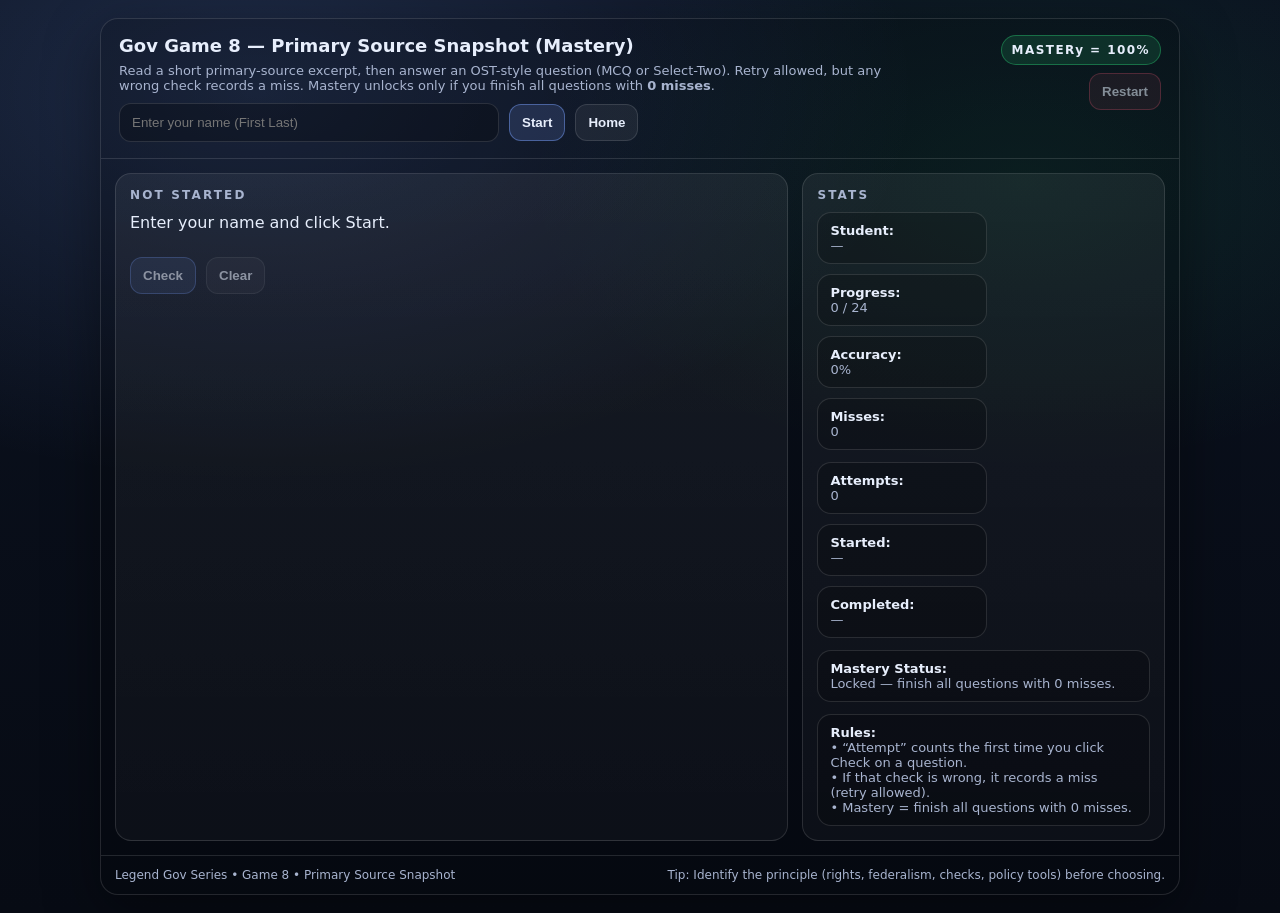
<file: games/gov-8-primary-source-snapshot.html>
<!doctype html>
<html lang="en">
<head>
  <meta charset="utf-8"/>
  <meta name="viewport" content="width=device-width,initial-scale=1"/>
  <title>Gov Game 8 — Primary Source Snapshot (Mastery)</title>

  <style>
    :root{
      --bg:#0b1220;
      --text:#e7eefc;
      --muted:#a8b4cf;
      --line:rgba(255,255,255,.12);
      --shadow:0 18px 55px rgba(0,0,0,.40);
      --radius:18px;
      --good:#2bd576;
      --bad:#ff5c7a;
      --warn:#ffd166;
      --accent:#7aa2ff;
      --mono: ui-monospace, SFMono-Regular, Menlo, Monaco, Consolas, "Liberation Mono", "Courier New", monospace;
    }
    *{box-sizing:border-box}
    body{
      margin:0;
      font-family:system-ui,-apple-system,Segoe UI,Roboto,Arial,sans-serif;
      background:
        radial-gradient(1100px 650px at 20% 10%, rgba(122,162,255,.18), transparent 60%),
        radial-gradient(900px 520px at 80% 20%, rgba(43,213,118,.10), transparent 55%),
        linear-gradient(180deg, #0b1220, #070b14);
      color:var(--text);
      min-height:100vh;
      display:flex;
      align-items:center;
      justify-content:center;
      padding:18px;
    }
    .app{
      width:min(1080px, 100%);
      background:rgba(0,0,0,.18);
      border:1px solid var(--line);
      border-radius:var(--radius);
      box-shadow:var(--shadow);
      overflow:hidden;
    }
    header{
      padding:16px 18px;
      border-bottom:1px solid var(--line);
      display:flex;
      align-items:flex-start;
      justify-content:space-between;
      gap:14px;
    }
    h1{margin:0;font-size:18px;line-height:1.2}
    .sub{margin:6px 0 0;color:var(--muted);font-size:13px;max-width:96ch}
    .topRight{
      text-align:right;
      display:flex;
      flex-direction:column;
      gap:8px;
      align-items:flex-end;
    }
    .badge{
      font-size:12px;
      font-weight:800;
      letter-spacing:.12em;
      padding:7px 10px;
      border-radius:999px;
      border:1px solid rgba(43,213,118,.38);
      background:rgba(43,213,118,.14);
      white-space:nowrap;
    }
    .btnRow{display:flex;gap:8px;flex-wrap:wrap;justify-content:flex-end;}
    button{
      border:1px solid var(--line);
      background:rgba(255,255,255,.06);
      color:var(--text);
      padding:10px 12px;
      border-radius:12px;
      cursor:pointer;
      font-weight:700;
    }
    button:hover{ border-color:rgba(122,162,255,.35); }
    button.primary{
      border-color:rgba(122,162,255,.45);
      background:rgba(122,162,255,.16);
    }
    button.danger{
      border-color:rgba(255,92,122,.45);
      background:rgba(255,92,122,.14);
    }
    button:disabled{ opacity:.55; cursor:not-allowed; }

    .grid{
      display:grid;
      grid-template-columns: 1.3fr .7fr;
      gap:14px;
      padding:14px;
    }
    @media (max-width: 960px){
      .grid{ grid-template-columns:1fr; }
      .topRight{ align-items:flex-start; text-align:left; }
      header{ flex-direction:column; }
    }
    .card{
      background:linear-gradient(180deg, rgba(255,255,255,.06), rgba(255,255,255,.03));
      border:1px solid var(--line);
      border-radius:16px;
      padding:14px;
    }
    .kicker{
      font-size:12px;
      letter-spacing:.18em;
      color:var(--muted);
      text-transform:uppercase;
      font-weight:800;
      display:flex;
      gap:10px;
      flex-wrap:wrap;
      align-items:center;
    }
    .pill{
      font-size:12px;
      font-weight:900;
      padding:6px 10px;
      border-radius:999px;
      border:1px solid rgba(122,162,255,.35);
      background:rgba(122,162,255,.12);
      white-space:nowrap;
    }
    .stem{ margin-top:10px; font-size:16px; line-height:1.35; }
    .prompt{ margin-top:10px; color:var(--muted); font-size:13px; }

    .stim{
      margin-top:12px;
      border:1px solid var(--line);
      background:rgba(0,0,0,.18);
      border-radius:14px;
      padding:12px;
    }
    .stimTitle{
      font-weight:900;
      letter-spacing:.08em;
      color:var(--muted);
      text-transform:uppercase;
      font-size:12px;
      margin-bottom:8px;
      display:flex;
      gap:10px;
      flex-wrap:wrap;
      align-items:center;
    }
    .srcTag{
      font-size:12px;
      font-weight:900;
      padding:6px 10px;
      border-radius:999px;
      border:1px solid rgba(255,209,102,.40);
      background:rgba(255,209,102,.10);
      color:var(--text);
      white-space:nowrap;
    }
    .stimText{
      white-space:pre-wrap;
      line-height:1.38;
      font-size:14px;
    }

    .answers{ margin-top:12px; display:grid; gap:10px; }
    .opt{
      border:1px solid var(--line);
      background:rgba(0,0,0,.14);
      border-radius:14px;
      padding:10px 12px;
      display:flex;
      gap:10px;
      align-items:flex-start;
    }
    .opt input{ margin-top:3px; }
    .opt label{ cursor:pointer; display:block; line-height:1.25; font-weight:650; }

    .actions{
      margin-top:12px;
      display:flex;
      gap:10px;
      flex-wrap:wrap;
      align-items:center;
    }

    .msg{
      margin-top:12px;
      padding:12px;
      border-radius:14px;
      border:1px solid var(--line);
      background:rgba(0,0,0,.22);
      display:none;
    }
    .msg.good{ display:block; border-color:rgba(43,213,118,.45); background:rgba(43,213,118,.10); }
    .msg.bad{  display:block; border-color:rgba(255,92,122,.45); background:rgba(255,92,122,.10); }
    .msg.warn{ display:block; border-color:rgba(255,209,102,.45); background:rgba(255,209,102,.10); }
    .msg .title{ font-weight:900; margin-bottom:6px; }

    .sideRow{
      display:flex;
      justify-content:space-between;
      gap:10px;
      flex-wrap:wrap;
      color:var(--muted);
      font-size:13px;
      margin-top:10px;
    }
    .stat{
      background:rgba(0,0,0,.18);
      border:1px solid var(--line);
      border-radius:14px;
      padding:10px 12px;
      min-width: 170px;
    }
    .stat b{ color:var(--text); }

    .nameGate{
      display:flex;
      gap:10px;
      flex-wrap:wrap;
      margin-top:10px;
      align-items:center;
    }
    input[type="text"]{
      width:min(380px,100%);
      padding:11px 12px;
      border-radius:12px;
      border:1px solid var(--line);
      background:rgba(0,0,0,.25);
      color:var(--text);
      outline:none;
    }
    input[type="text"]:focus{ border-color:rgba(122,162,255,.45); }

    .footer{
      padding:12px 14px;
      border-top:1px solid var(--line);
      display:flex;
      justify-content:space-between;
      align-items:center;
      gap:10px;
      flex-wrap:wrap;
      color:var(--muted);
      font-size:12px;
    }
    .codeBox{
      font-family:var(--mono);
      font-size:12px;
      color:var(--text);
      padding:10px 12px;
      border-radius:12px;
      border:1px solid var(--line);
      background:rgba(0,0,0,.25);
      display:none;
      width:100%;
      white-space:pre-wrap;
      word-break:break-word;
    }
    .errBox{
      display:none;
      margin:14px;
      padding:12px 14px;
      border-radius:16px;
      border:1px solid rgba(255,92,122,.55);
      background:rgba(255,92,122,.10);
    }
    .errBox .t{ font-weight:900; margin-bottom:6px; }
    .errBox pre{
      margin:0;
      font-family:var(--mono);
      font-size:12px;
      color:var(--text);
      white-space:pre-wrap;
      word-break:break-word;
    }
  </style>
</head>

<body>
  <div class="app">
    <div class="errBox" id="errBox">
      <div class="t">On-page Error Box</div>
      <pre id="errText"></pre>
    </div>

    <header>
      <div>
        <h1>Gov Game 8 — Primary Source Snapshot (Mastery)</h1>
        <p class="sub">
          Read a short primary-source excerpt, then answer an OST-style question (MCQ or Select-Two).
          Retry allowed, but any wrong check records a miss. Mastery unlocks only if you finish all questions with <b>0 misses</b>.
        </p>
        <div class="nameGate">
          <input id="studentName" type="text" placeholder="Enter your name (First Last)" autocomplete="name" />
          <button class="primary" id="btnStart">Start</button>
          <button id="btnHome" onclick="location.href='../index.html'">Home</button>
        </div>
      </div>

      <div class="topRight">
        <div class="badge">MASTERy = 100%</div>
        <div class="btnRow">
          <button id="btnRestart" class="danger" disabled>Restart</button>
        </div>
      </div>
    </header>

    <div class="grid">
      <div class="card">
        <div class="kicker" id="kicker">NOT STARTED</div>
        <div class="stem" id="stem">Enter your name and click Start.</div>
        <div class="prompt" id="prompt"></div>

        <div class="stim" id="stimBox" style="display:none;">
          <div class="stimTitle">
            <span id="stimTitle">Primary Source</span>
            <span class="srcTag" id="srcTag">—</span>
          </div>
          <div class="stimText" id="stimText"></div>
        </div>

        <div class="answers" id="answers"></div>

        <div class="actions">
          <button class="primary" id="btnCheck" disabled>Check</button>
          <button id="btnClear" disabled>Clear</button>
        </div>

        <div class="msg" id="msgBox">
          <div class="title" id="msgTitle"></div>
          <div id="msgBody"></div>
        </div>

        <div class="codeBox" id="codeBox"></div>
      </div>

      <div class="card">
        <div class="kicker">STATS</div>

        <div class="sideRow">
          <div class="stat"><b>Student:</b><br><span id="stName">—</span></div>
          <div class="stat"><b>Progress:</b><br><span id="stProg">0 / 0</span></div>
          <div class="stat"><b>Accuracy:</b><br><span id="stAcc">0%</span></div>
          <div class="stat"><b>Misses:</b><br><span id="stMiss">0</span></div>
        </div>

        <div class="sideRow" style="margin-top:12px;">
          <div class="stat"><b>Attempts:</b><br><span id="stAtt">0</span></div>
          <div class="stat"><b>Started:</b><br><span id="stStart">—</span></div>
          <div class="stat"><b>Completed:</b><br><span id="stEnd">—</span></div>
        </div>

        <div class="sideRow" style="margin-top:12px;">
          <div class="stat" style="min-width:100%;">
            <b>Mastery Status:</b><br>
            <span id="stMastery">Locked — finish all questions with 0 misses.</span>
          </div>
        </div>

        <div class="sideRow" style="margin-top:12px;">
          <div class="stat" style="min-width:100%;">
            <b>Rules:</b><br>
            • “Attempt” counts the first time you click Check on a question.<br>
            • If that check is wrong, it records a miss (retry allowed).<br>
            • Mastery = finish all questions with 0 misses.
          </div>
        </div>
      </div>
    </div>

    <div class="footer">
      <div>Legend Gov Series • Game 8 • Primary Source Snapshot</div>
      <div>Tip: Identify the principle (rights, federalism, checks, policy tools) before choosing.</div>
    </div>
  </div>

<script>
(() => {
  // =============================
  // HARDENED ERROR BOX
  // =============================
  const errBox = document.getElementById('errBox');
  const errText = document.getElementById('errText');
  function showError(e){
    errBox.style.display = 'block';
    errText.textContent = (e && e.stack) ? e.stack : String(e);
  }
  window.addEventListener('error', (ev) => showError(ev.error || ev.message));
  window.addEventListener('unhandledrejection', (ev) => showError(ev.reason));

  // =============================
  // QUESTION BANK (24)
  // correct indices refer to ORIGINAL order below
  // =============================
  const questions = [
    {
      id:"G8-001", cs:"CS 6", type:"mcq",
      src:"Federalist/Anti-Federalist Debate",
      stimulus:`"A bill of rights is not merely unnecessary; it could be dangerous if people assume rights not listed are unprotected."`,
      stem:"Which argument is most directly reflected in the excerpt?",
      choices:[
        "A Bill of Rights would strengthen state power over the federal government.",
        "Listing some rights could imply other rights do not exist or are not protected.",
        "The Constitution should create a monarchy to protect rights.",
        "Rights come only from Congress and can be removed easily."
      ],
      correct:[1],
      explanation:"Some Federalists argued listing rights could imply unlisted rights are not protected."
    },
    {
      id:"G8-002", cs:"CS 8", type:"mcq",
      src:"Bill of Rights (4th Amendment idea)",
      stimulus:`"No search should occur without strong reason, and a neutral authority should authorize it—especially in private spaces and papers."`,
      stem:"Which principle is most directly supported by the excerpt?",
      choices:[
        "Unlimited search powers for government",
        "Probable cause and warrants to protect privacy",
        "The right to bear arms",
        "The right to vote at age 18"
      ],
      correct:[1],
      explanation:"The 4th Amendment centers on warrants/probable cause to limit government searches."
    },
    {
      id:"G8-003", cs:"CS 9", type:"mcq",
      src:"Constitution (Supremacy/Federalism idea)",
      stimulus:`"The Constitution and laws made under it are the supreme law, and judges must follow them even when state rules differ."`,
      stem:"Which concept best matches the excerpt?",
      choices:[
        "Judicial activism",
        "Supremacy of constitutional federal law",
        "Nullification as a constitutional requirement",
        "Direct democracy"
      ],
      correct:[1],
      explanation:"Supremacy Clause: constitutional federal law prevails over conflicting state law."
    },
    {
      id:"G8-004", cs:"CS 4–5", type:"mcq",
      src:"Lawmaking Process",
      stimulus:`"When a bill is examined in detail, revised, and debated in smaller groups before the full body votes, the proposal is more likely to be workable."`,
      stem:"Which stage of lawmaking is most directly described?",
      choices:[
        "Committee review and markup",
        "Presidential impeachment trial",
        "Judicial sentencing",
        "State ratification"
      ],
      correct:[0],
      explanation:"Committees study and revise bills before floor debate."
    },
    {
      id:"G8-005", cs:"CS 10", type:"mcq",
      src:"Electoral College idea",
      stimulus:`"The president is chosen through state-by-state results, not simply by counting all votes nationwide in one total."`,
      stem:"Which conclusion is best supported by the excerpt?",
      choices:[
        "The national popular vote always determines the winner.",
        "State outcomes and electoral votes can decide the winner even if the popular vote differs.",
        "The Supreme Court chooses the president.",
        "Only Congress votes for president."
      ],
      correct:[1],
      explanation:"Because it’s state-based, the Electoral College can diverge from national popular vote totals."
    },
    {
      id:"G8-006", cs:"CS 11", type:"select2",
      src:"Voting Rights Expansion",
      stimulus:`"A democracy grows stronger when barriers that keep qualified citizens from voting are removed."`,
      stem:"Select TWO changes that directly removed barriers to voting.",
      choices:[
        "Banning poll taxes in federal elections",
        "Lowering the voting age to 18",
        "Creating a national religion",
        "Requiring property ownership to vote"
      ],
      correct:[0,1],
      explanation:"Removing poll taxes and lowering the voting age expanded access."
    },
    {
      id:"G8-007", cs:"CS 18–19", type:"mcq",
      src:"Public Policy Cycle",
      stimulus:`"When a problem becomes widely discussed, leaders decide whether to act, propose solutions, and then test whether those solutions worked."`,
      stem:"Which sequence best matches the excerpt?",
      choices:[
        "Agenda setting → Formulation → Adoption → Implementation/Evaluation",
        "Implementation → Adoption → Agenda setting → Courts",
        "Amendment → Treaty → War → Election",
        "Evaluation → No action → No revision → End"
      ],
      correct:[0],
      explanation:"Policy commonly moves from agenda → design → decision → implementation/evaluation."
    },
    {
      id:"G8-008", cs:"CS 13", type:"select2",
      src:"Interest Groups & Courts",
      stimulus:`"Groups can influence how laws are applied by supporting cases and providing information to courts."`,
      stem:"Select TWO methods that match the excerpt.",
      choices:[
        "Filing amicus briefs",
        "Bringing strategic lawsuits",
        "Printing money",
        "Appointing senators"
      ],
      correct:[0,1],
      explanation:"Amicus briefs and strategic lawsuits are common judicial influence methods."
    },
    {
      id:"G8-009", cs:"CS 20", type:"mcq",
      src:"Fiscal Policy",
      stimulus:`"When people stop buying, government can increase spending or reduce taxes to encourage demand and support jobs."`,
      stem:"Which tool is being described?",
      choices:[
        "Expansionary fiscal policy",
        "Contractionary monetary policy",
        "Judicial review",
        "Federalism"
      ],
      correct:[0],
      explanation:"Fiscal policy uses spending/taxes to affect demand and employment."
    },
    {
      id:"G8-010", cs:"CS 21", type:"mcq",
      src:"Monetary Policy",
      stimulus:`"When borrowing becomes more expensive, businesses and consumers often slow spending, which can reduce inflation pressure."`,
      stem:"Which Federal Reserve action best matches the excerpt?",
      choices:[
        "Raising interest rates",
        "Lowering reserve requirements to expand credit",
        "Increasing government spending",
        "Passing a new constitutional amendment"
      ],
      correct:[0],
      explanation:"Raising rates tightens borrowing and can slow demand/inflation."
    },
    {
      id:"G8-011", cs:"CS 3", type:"mcq",
      src:"Source Evaluation",
      stimulus:`"Before believing a claim, compare it to the original document and check whether other credible outlets confirm it."`,
      stem:"Which skill is most directly emphasized?",
      choices:[
        "Corroboration and use of primary sources",
        "Propaganda creation",
        "Guessing based on popularity",
        "Ignoring all evidence"
      ],
      correct:[0],
      explanation:"Comparing sources and checking primary evidence are key credibility skills."
    },
    {
      id:"G8-012", cs:"CS 8", type:"select2",
      src:"Rights in Criminal Trials",
      stimulus:`"A fair trial requires that the accused can defend themselves and face the witnesses against them."`,
      stem:"Select TWO rights most directly connected to the excerpt.",
      choices:[
        "Right to counsel",
        "Right to confront witnesses",
        "Right to bear arms",
        "Freedom of the press"
      ],
      correct:[0,1],
      explanation:"Counsel and confrontation are core 6th Amendment protections."
    },
    {
      id:"G8-013", cs:"CS 5", type:"mcq",
      src:"Checks & Balances",
      stimulus:`"If one branch writes the rules and another branch enforces them, power is divided and abuse is harder."`,
      stem:"Which principle is most directly described?",
      choices:[
        "Separation of powers",
        "Direct democracy",
        "State nullification",
        "Isolationism"
      ],
      correct:[0],
      explanation:"Dividing roles among branches is separation of powers."
    },
    {
      id:"G8-014", cs:"CS 9", type:"mcq",
      src:"Federalism",
      stimulus:`"Some powers belong to the national government, some to states, and some are shared."`,
      stem:"Which concept best fits the excerpt?",
      choices:[
        "Federalism",
        "Monarchy",
        "Judicial review",
        "Martial law"
      ],
      correct:[0],
      explanation:"Federalism is shared authority between national and state levels."
    },
    {
      id:"G8-015", cs:"CS 4", type:"mcq",
      src:"Lawmaking Gatekeeping",
      stimulus:`"Most proposals never become law because they can be stopped at multiple gates before a final vote."`,
      stem:"Which gate is most common early in the process?",
      choices:[
        "Committee action (or inaction)",
        "Supreme Court sentencing",
        "State ratification",
        "UN approval"
      ],
      correct:[0],
      explanation:"Many bills die in committee due to gatekeeping."
    },
    {
      id:"G8-016", cs:"CS 10", type:"mcq",
      src:"Campaign Strategy",
      stimulus:`"Candidates often spend extra time and money where the outcome is uncertain and the electoral payoff is large."`,
      stem:"Which term best describes the states implied by the excerpt?",
      choices:[
        "Swing states",
        "Territories",
        "One-party states by law",
        "Foreign nations"
      ],
      correct:[0],
      explanation:"Swing states are competitive and can decide the Electoral College."
    },
    {
      id:"G8-017", cs:"CS 13", type:"mcq",
      src:"Media & Public Opinion",
      stimulus:`"As coverage increases, more people talk about the issue, and leaders feel pressure to respond."`,
      stem:"Which concept is most directly described?",
      choices:[
        "Agenda setting",
        "Judicial review",
        "Nullification",
        "Filibuster"
      ],
      correct:[0],
      explanation:"Media attention can elevate issues onto the policy agenda."
    },
    {
      id:"G8-018", cs:"CS 18–19", type:"select2",
      src:"Policy Tradeoffs",
      stimulus:`"A policy can solve one problem but create new costs or unintended effects."`,
      stem:"Select TWO ideas that best match the excerpt.",
      choices:[
        "Cost–benefit analysis",
        "Unintended consequences",
        "Monarchy",
        "Electoral vote allocation"
      ],
      correct:[0,1],
      explanation:"Evaluating costs/benefits and unintended consequences is central to policy analysis."
    },
    {
      id:"G8-019", cs:"CS 20", type:"mcq",
      src:"Budget Tradeoffs",
      stimulus:`"When spending rises faster than revenue, government borrowing often increases."`,
      stem:"Which outcome best matches the excerpt?",
      choices:[
        "Larger deficits/debt",
        "Automatic elimination of inflation",
        "End of elections",
        "No change to government finances"
      ],
      correct:[0],
      explanation:"Higher spending without revenue increases can increase deficits and debt."
    },
    {
      id:"G8-020", cs:"CS 21", type:"mcq",
      src:"Federal Reserve Goal",
      stimulus:`"By slowing spending, policymakers hope to cool rising prices over time."`,
      stem:"Which goal is most directly described?",
      choices:[
        "Reducing inflation",
        "Eliminating all taxes",
        "Expanding voting rights",
        "Creating new amendments"
      ],
      correct:[0],
      explanation:"Tightening monetary conditions is commonly used to reduce inflation pressure."
    },
    {
      id:"G8-021", cs:"CS 8", type:"mcq",
      src:"Free Speech Limits",
      stimulus:`"Rules can limit when and where speech happens, but they should not punish one viewpoint more than another."`,
      stem:"Which standard is most directly described?",
      choices:[
        "Time, place, and manner restrictions (viewpoint-neutral)",
        "Double jeopardy",
        "Supremacy Clause",
        "Electoral vote allocation"
      ],
      correct:[0],
      explanation:"Viewpoint-neutral time/place/manner rules can be constitutional."
    },
    {
      id:"G8-022", cs:"CS 9", type:"mcq",
      src:"Reserved Powers",
      stimulus:`"Powers not delegated to the national government remain with states or the people."`,
      stem:"Which amendment is most directly referenced?",
      choices:["1st","8th","10th","26th"],
      correct:[2],
      explanation:"The 10th Amendment addresses reserved powers."
    },
    {
      id:"G8-023", cs:"CS 5", type:"mcq",
      src:"Oversight",
      stimulus:`"Lawmakers question agency leaders, demand records, and propose changes when programs are mismanaged."`,
      stem:"Which power/practice is most directly described?",
      choices:[
        "Legislative oversight",
        "Judicial sentencing",
        "Executive veto",
        "Electoral vote counting"
      ],
      correct:[0],
      explanation:"Oversight is a legislative check that investigates and pressures reform."
    },
    {
      id:"G8-024", cs:"CS 4–5", type:"select2",
      src:"Checks on Executive",
      stimulus:`"No one person should control lawmaking or enforcement without limits."`,
      stem:"Select TWO checks on the executive branch.",
      choices:[
        "Congress overrides a veto with a supermajority",
        "Courts declare an executive action unconstitutional",
        "The president appoints cabinet members",
        "The executive enforces laws"
      ],
      correct:[0,1],
      explanation:"Congress and the courts provide major checks on executive power."
    }
  ];

  // =============================
  // ELEMENTS
  // =============================
  const elStudentName = document.getElementById('studentName');
  const btnStart = document.getElementById('btnStart');
  const btnRestart = document.getElementById('btnRestart');

  const elKicker = document.getElementById('kicker');
  const elStem = document.getElementById('stem');
  const elPrompt = document.getElementById('prompt');

  const stimBox = document.getElementById('stimBox');
  const stimTitle = document.getElementById('stimTitle');
  const srcTag = document.getElementById('srcTag');
  const stimText = document.getElementById('stimText');

  const elAnswers = document.getElementById('answers');
  const btnCheck = document.getElementById('btnCheck');
  const btnClear = document.getElementById('btnClear');

  const elMsgBox = document.getElementById('msgBox');
  const elMsgTitle = document.getElementById('msgTitle');
  const elMsgBody = document.getElementById('msgBody');

  const stName = document.getElementById('stName');
  const stProg = document.getElementById('stProg');
  const stAcc  = document.getElementById('stAcc');
  const stMiss = document.getElementById('stMiss');
  const stAtt  = document.getElementById('stAtt');
  const stStart= document.getElementById('stStart');
  const stEnd  = document.getElementById('stEnd');
  const stMastery = document.getElementById('stMastery');
  const elCodeBox = document.getElementById('codeBox');

  // =============================
  // STATE
  // =============================
  let startISO=null, endISO=null;
  let order = [];
  let pos = 0;
  let attempts = 0;
  let solved = 0;
  let misses = 0;

  const perQ = questions.map(()=>({ checkedOnce:false, missed:false, solved:false }));

  // For each question: displayMap[qi] = array of length choices.length
  // where displayMap[qi][displayPos] = originalChoiceIndex
  let displayMap = [];

  // =============================
  // HELPERS
  // =============================
  function fmt(tsISO){
    if(!tsISO) return "—";
    const d = new Date(tsISO);
    return d.toLocaleString(undefined, { year:'numeric', month:'2-digit', day:'2-digit', hour:'2-digit', minute:'2-digit' });
  }
  function hashString(s){
    let h = 2166136261;
    for(let i=0;i<s.length;i++){ h ^= s.charCodeAt(i); h = Math.imul(h, 16777619); }
    return (h>>>0).toString(16).toUpperCase();
  }
  function shuffle(a){
    for(let i=a.length-1;i>0;i--){
      const j = Math.floor(Math.random()*(i+1));
      [a[i],a[j]]=[a[j],a[i]];
    }
    return a;
  }
  function arraysEqual(a,b){
    if(a.length !== b.length) return false;
    for(let i=0;i<a.length;i++) if(a[i] !== b[i]) return false;
    return true;
  }
  function setMsg(kind,title,body){
    elMsgBox.className = `msg ${kind}`;
    elMsgTitle.textContent = title;
    elMsgBody.textContent = body;
    elMsgBox.style.display = "block";
  }
  function clearMsg(){
    elMsgBox.className="msg";
    elMsgTitle.textContent="";
    elMsgBody.textContent="";
    elMsgBox.style.display="none";
  }

  // =============================
  // BALANCED SHUFFLE (A/B/C/D)
  // - Precompute once at Start so retries are stable
  // - Bias correct answer positions to distribute evenly
  // =============================
  function buildDisplayMapsBalanced(){
    displayMap = questions.map(q => q.choices.map((_,i)=>i)); // default identity
    const mcqPosCounts = [0,0,0,0];      // how often the correct lands in A/B/C/D for MCQ
    const selPosCounts = [0,0,0,0];      // how often a correct choice occupies A/B/C/D for Select2 (counts both)

    function pickLeastUsedPos(counts, allowed){
      let best = allowed[0];
      for(const p of allowed){
        if(counts[p] < counts[best]) best = p;
      }
      return best;
    }

    questions.forEach((q, qi) => {
      const n = q.choices.length;
      const originals = [...Array(n)].map((_,i)=>i);

      if(q.type === "mcq"){
        const correctOrig = q.correct[0];
        const desiredPos = pickLeastUsedPos(mcqPosCounts, [0,1,2,3].slice(0,n));
        const others = originals.filter(i => i !== correctOrig);
        shuffle(others);

        const perm = [];
        for(let pos=0; pos<n; pos++){
          if(pos === desiredPos) perm[pos] = correctOrig;
          else perm[pos] = others.pop();
        }
        displayMap[qi] = perm;

        if(desiredPos < 4) mcqPosCounts[desiredPos] += 1;
      } else {
        // select2
        const corr = q.correct.slice().sort((a,b)=>a-b);
        const c1 = corr[0], c2 = corr[1];

        const allowedPositions = [0,1,2,3].slice(0,n);
        const p1 = pickLeastUsedPos(selPosCounts, allowedPositions);

        // pick second least-used among remaining positions
        const remaining = allowedPositions.filter(p => p !== p1);
        let p2 = remaining[0];
        for(const p of remaining){
          if(selPosCounts[p] < selPosCounts[p2]) p2 = p;
        }

        // Place the two correct originals into p1/p2, randomize which goes where
        const correctPair = shuffle([c1, c2]);

        const rest = originals.filter(i => i !== c1 && i !== c2);
        shuffle(rest);

        const perm = [];
        for(let pos=0; pos<n; pos++){
          if(pos === p1) perm[pos] = correctPair[0];
          else if(pos === p2) perm[pos] = correctPair[1];
          else perm[pos] = rest.pop();
        }
        displayMap[qi] = perm;

        if(p1 < 4) selPosCounts[p1] += 1;
        if(p2 < 4) selPosCounts[p2] += 1;
      }
    });
  }

  // =============================
  // GAME HELPERS
  // =============================
  function updateStats(){
    stName.textContent = elStudentName.value.trim() || "—";
    stProg.textContent = `${Math.min(solved, questions.length)} / ${questions.length}`;
    const acc = attempts ? Math.round((solved/attempts)*100) : 0;
    stAcc.textContent = `${acc}%`;
    stMiss.textContent = String(misses);
    stAtt.textContent = String(attempts);
    stStart.textContent = fmt(startISO);
    stEnd.textContent = fmt(endISO);

    const allSolved = perQ.every(x=>x.solved);
    const mastery = allSolved && misses===0;

    if(mastery){
      stMastery.textContent = "UNLOCKED — 100% mastery achieved. Use the Submit Code.";
      stMastery.style.color = "var(--good)";
    } else {
      stMastery.textContent = "Locked — finish all questions with 0 misses.";
      stMastery.style.color = "var(--muted)";
    }

    if(mastery && endISO){
      const name = elStudentName.value.trim();
      const payload = `${name}|${startISO}|${endISO}|A${attempts}|S${solved}|M${misses}`;
      const code = `GOV8-${hashString(payload)}-${attempts}${solved}${misses}`;
      elCodeBox.style.display="block";
      elCodeBox.textContent =
        `✅ SUBMIT CODE (copy/paste)\n\n` +
        `Name: ${name}\nStarted: ${fmt(startISO)}\nCompleted: ${fmt(endISO)}\nAccuracy: 100%\n\n` +
        `${code}\n\n` +
        `Note: If the code is missing, mastery is NOT complete.`;
    } else {
      elCodeBox.style.display="none";
      elCodeBox.textContent="";
    }
  }

  function getCurrentIndex(){ return order[pos]; }
  function getCurrentQ(){ return questions[getCurrentIndex()]; }

  function clearSelections(){
    const inputs = elAnswers.querySelectorAll('input');
    inputs.forEach(i => i.checked = false);
    clearMsg();
  }

  function renderQuestion(){
    clearMsg();
    const qi = getCurrentIndex();
    const q = questions[qi];

    const typeLabel = (q.type === "mcq") ? "MCQ" : "SELECT TWO";
    elKicker.innerHTML = `
      <span>PRIMARY SOURCE • ${q.cs} • Question ${pos+1} of ${questions.length}</span>
      <span class="pill">${typeLabel}</span>
    `;

    stimBox.style.display = "block";
    stimTitle.textContent = "Primary Source Snapshot";
    srcTag.textContent = q.src || "Source";
    stimText.textContent = q.stimulus;

    elStem.textContent = q.stem;
    elPrompt.textContent = (q.type === "select2")
      ? "Directions: Select exactly TWO correct answers."
      : "Directions: Select the best answer.";

    // Render answers using the precomputed displayMap (stable for retries)
    elAnswers.innerHTML = "";
    const groupName = `q_${q.id}`;
    const map = displayMap[qi] || q.choices.map((_,i)=>i);

    map.forEach((origIndex, displayPos) => {
      const c = q.choices[origIndex];

      const wrap = document.createElement('div');
      wrap.className = "opt";

      const input = document.createElement('input');
      input.type = (q.type === "mcq") ? "radio" : "checkbox";
      input.name = groupName;
      input.id = `${groupName}_${displayPos}`;
      input.value = String(displayPos); // NOTE: value is DISPLAY position

      const label = document.createElement('label');
      label.htmlFor = input.id;
      label.innerHTML = `<div><b>${String.fromCharCode(65+displayPos)}.</b> ${c}</div>`;

      wrap.appendChild(input);
      wrap.appendChild(label);
      elAnswers.appendChild(wrap);
    });

    btnCheck.disabled = false;
    btnClear.disabled = false;

    updateStats();
  }

  function getSelectedDisplayPositions(){
    const checked = [...elAnswers.querySelectorAll('input:checked')];
    return checked.map(x => parseInt(x.value, 10)).sort((a,b)=>a-b);
  }

  function displayPosToOrigIndex(qi, displayPos){
    const map = displayMap[qi] || [];
    return map[displayPos];
  }

  function checkAnswer(){
    const qi = getCurrentIndex();
    const q = questions[qi];
    const pq = perQ[qi];

    const selDisplay = getSelectedDisplayPositions();

    if(q.type === "mcq" && selDisplay.length !== 1){
      setMsg("warn","Selection Required","Choose exactly ONE answer before checking.");
      return;
    }
    if(q.type === "select2" && selDisplay.length !== 2){
      setMsg("warn","Selection Required","Select exactly TWO answers before checking.");
      return;
    }

    if(!pq.checkedOnce){
      attempts++;
      pq.checkedOnce = true;
    }

    // Translate display selections back to ORIGINAL indices to compare with q.correct
    const selOrig = selDisplay.map(dp => displayPosToOrigIndex(qi, dp)).sort((a,b)=>a-b);
    const correctOrig = q.correct.slice().sort((a,b)=>a-b);

    const isCorrect = arraysEqual(selOrig, correctOrig);

    if(!isCorrect){
      if(!pq.missed){
        pq.missed = true;
        misses++;
      }
      setMsg("bad","Not Yet","Try again. Hint: Identify the *principle* the excerpt supports (rights, federalism, checks, policy tools).");
      updateStats();
      return;
    }

    if(!pq.solved){
      pq.solved = true;
      solved++;
    }

    if(pq.missed){
      setMsg("good","Correct","Moving to the next question.");
      updateStats();
      setTimeout(nextQuestion, 250);
    } else {
      setMsg("good","Correct (First Try)", q.explanation || "Nice work—key idea matched to evidence.");
      updateStats();
      setTimeout(nextQuestion, 3000);
    }
  }

  function nextQuestion(){
    if(pos < order.length - 1){
      pos++;
      renderQuestion();
      return;
    }
    endISO = new Date().toISOString();

    const allSolved = perQ.every(x=>x.solved);
    if(allSolved && misses===0){
      setMsg("good","Mastery reached (100%)","You finished every snapshot with zero misses. Copy the Submit Code below.");
    } else {
      setMsg("warn","End reached — Mastery NOT achieved",
        `You finished the set, but you had ${misses} miss(es). Restart for a perfect run (0 misses).`);
    }

    btnCheck.disabled = true;
    btnClear.disabled = true;

    updateStats();
  }

  function startGame(){
    const name = elStudentName.value.trim();
    if(name.length < 2){
      setMsg("warn","Name Required","Please enter your name to begin.");
      return;
    }

    startISO = new Date().toISOString();
    endISO = null;

    btnRestart.disabled = false;
    btnRestart.onclick = () => location.reload();

    elStudentName.disabled = true;
    btnStart.disabled = true;

    attempts = 0; solved = 0; misses = 0;
    perQ.forEach(p => { p.checkedOnce=false; p.missed=false; p.solved=false; });

    // Shuffle question order
    order = shuffle([...Array(questions.length)].map((_,i)=>i));
    pos = 0;

    // Build stable, balanced A/B/C/D choice orders (once per run)
    buildDisplayMapsBalanced();

    renderQuestion();
  }

  btnStart.addEventListener('click', startGame);
  elStudentName.addEventListener('keydown', (e)=>{ if(e.key === 'Enter') startGame(); });

  btnCheck.addEventListener('click', checkAnswer);
  btnClear.addEventListener('click', clearSelections);

  updateStats();
})();
</script>
</body>
</html>
</file>
<file: styles.css>
:root{
  --bg:#0b1220;
  --panel:#111a2f;
  --panel2:#0f1830;
  --text:#e7eefc;
  --muted:#a8b4cf;
  --line:rgba(255,255,255,.12);
  --shadow:0 18px 55px rgba(0,0,0,.40);
  --radius:18px;

  --good:#2bd576;
  --bad:#ff5c7a;
  --warn:#ffd166;
  --accent:#7aa2ff;
}

*{ box-sizing:border-box; }
body{
  margin:0;
  font-family: system-ui,-apple-system,Segoe UI,Roboto,Arial,sans-serif;
  background:
    radial-gradient(1100px 650px at 22% 10%, rgba(122,162,255,.18), transparent 60%),
    radial-gradient(900px 520px at 80% 20%, rgba(43,213,118,.10), transparent 55%),
    linear-gradient(180deg, #0b1220, #070b14);
  color:var(--text);
  min-height:100vh;
}

.wrap{
  width:min(1100px, 100%);
  margin:0 auto;
  padding:22px;
}

.top{
  display:flex;
  align-items:flex-end;
  justify-content:space-between;
  gap:18px;
  padding:18px 18px 12px;
  background:rgba(0,0,0,.18);
  border:1px solid var(--line);
  border-radius:var(--radius);
  box-shadow:var(--shadow);
}

.kicker{
  letter-spacing:.18em;
  font-weight:700;
  color:var(--muted);
  font-size:12px;
  text-transform:uppercase;
}

h1{
  margin:6px 0 6px;
  font-size:28px;
  line-height:1.15;
}

.sub{
  margin:0;
  color:var(--muted);
  max-width:70ch;
}

.meta{
  display:flex;
  flex-wrap:wrap;
  justify-content:flex-end;
  gap:10px;
}

.pill{
  font-size:12px;
  color:var(--text);
  background:rgba(255,255,255,.06);
  border:1px solid var(--line);
  border-radius:999px;
  padding:8px 10px;
  white-space:nowrap;
}

.grid{
  margin-top:18px;
  display:grid;
  grid-template-columns:repeat(2, minmax(0,1fr));
  gap:14px;
}

@media (max-width: 860px){
  .top{ align-items:flex-start; flex-direction:column; }
  .grid{ grid-template-columns:1fr; }
}

.card{
  display:block;
  text-decoration:none;
  color:var(--text);
  background:linear-gradient(180deg, rgba(255,255,255,.06), rgba(255,255,255,.03));
  border:1px solid var(--line);
  border-radius:var(--radius);
  padding:16px;
  box-shadow:0 10px 28px rgba(0,0,0,.30);
  transition:transform .12s ease, border-color .12s ease, background .12s ease;
}

.card:hover{
  transform:translateY(-2px);
  border-color:rgba(122,162,255,.35);
  background:linear-gradient(180deg, rgba(122,162,255,.10), rgba(255,255,255,.03));
}

.card.disabled{
  opacity:.62;
  filter:saturate(.75);
  cursor:not-allowed;
}

.row{
  display:flex;
  align-items:center;
  justify-content:space-between;
  gap:12px;
}

.title{
  font-weight:800;
  font-size:16px;
}

.desc{
  margin:10px 0 0;
  color:var(--muted);
  line-height:1.35;
}

.chips{
  margin-top:10px;
  display:flex;
  flex-wrap:wrap;
  gap:8px;
}

.chip{
  font-size:12px;
  color:var(--text);
  background:rgba(0,0,0,.22);
  border:1px solid var(--line);
  border-radius:999px;
  padding:6px 10px;
}

.status{
  font-size:11px;
  font-weight:800;
  letter-spacing:.12em;
  padding:7px 10px;
  border-radius:999px;
  border:1px solid var(--line);
}

.status.live{
  background:rgba(43,213,118,.14);
  border-color:rgba(43,213,118,.38);
}

.status.soon{
  background:rgba(255,209,102,.12);
  border-color:rgba(255,209,102,.35);
}

.foot{
  margin-top:14px;
}

.note{
  color:var(--muted);
  font-size:13px;
  padding:12px 14px;
  border:1px dashed rgba(255,255,255,.18);
  border-radius:14px;
  background:rgba(0,0,0,.14);
}
</file>
